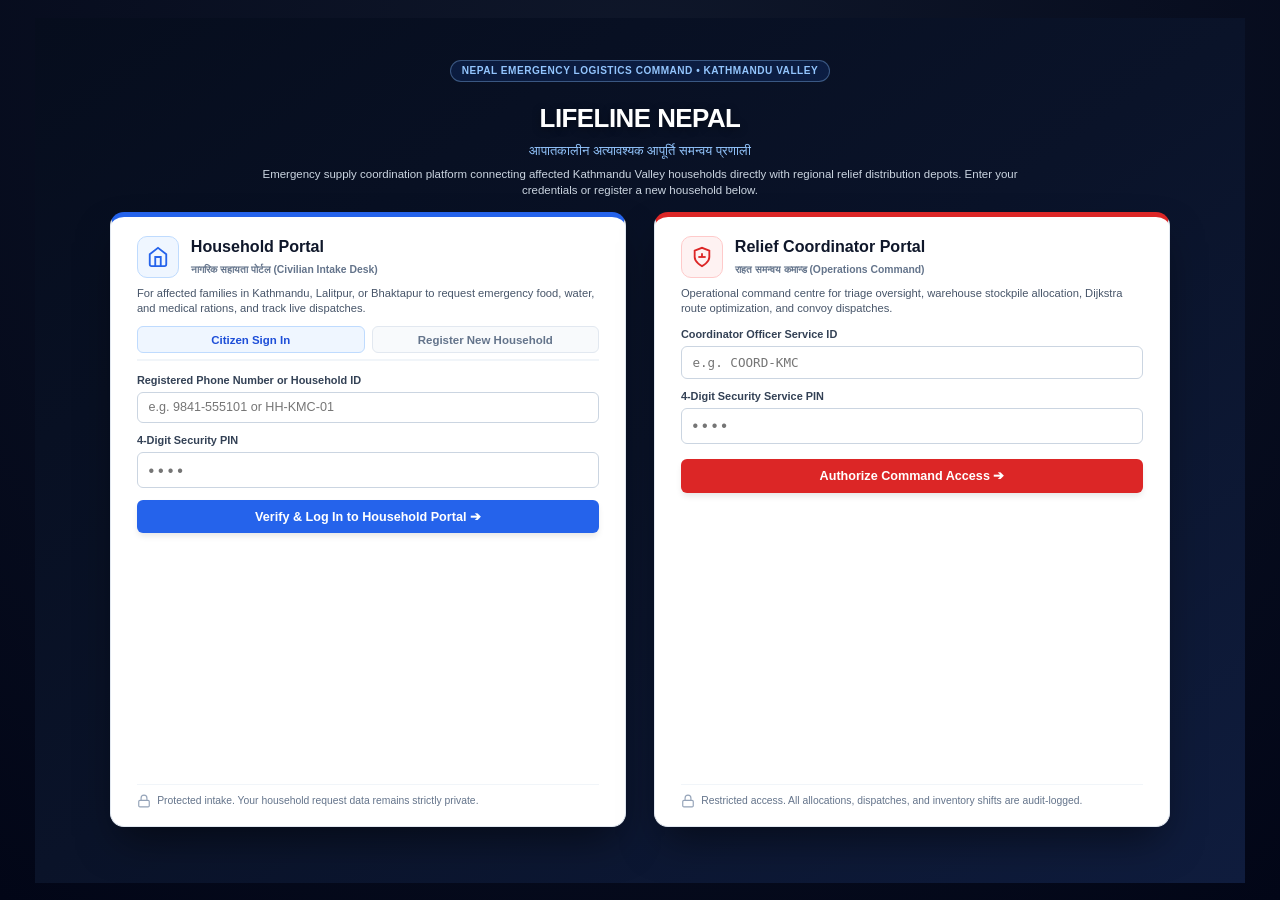
<file: index.html>
<!DOCTYPE html>
<html lang="en">

<head>
  <meta charset="UTF-8">
  <meta name="viewport" content="width=device-width, initial-scale=1.0">
  <title>Lifeline Nepal — Kathmandu Valley Emergency Supply Distribution Platform</title>
  <meta name="description"
    content="Nepal emergency essential-supply coordination platform connecting affected households with relief coordinators. Built for Flipkart APM '29.">
  <link rel="stylesheet" href="css/styles.css">
</head>

<body>

  <!-- Separate Login Gateway Guard: If unauthenticated, redirect to dedicated login.html -->
  <script src="js/data.js"></script>
  <script>
    (function () {
      var user = LifelineData.getCurrentAuthUser();
      if (!user || !user.role) {
        window.location.replace('login.html');
      }
    })();
  </script>

  <!-- ========================================================================
       Main Application Shell (Dashboard)
       ======================================================================== -->
  <div id="app-container">

    <!-- Sidebar Navigation -->
    <aside id="app-sidebar" aria-label="Main Navigation">

      <!-- Brand Header -->
      <div class="sidebar-header">
        <div class="brand-wrapper">
          <div class="brand-icon">
            <svg width="20" height="20" viewBox="0 0 24 24" fill="none" stroke="currentColor" stroke-width="2.5">
              <path d="M12 22s8-4 8-10V5l-8-3-8 3v7c0 6 8 10 8 10z"></path>
              <line x1="12" y1="8" x2="12" y2="12"></line>
              <line x1="8" y1="12" x2="16" y2="12"></line>
            </svg>
          </div>
          <div class="brand-title">
            <h1>Lifeline Nepal</h1>
            <span class="brand-sub">Kathmandu Valley Logistics</span>
          </div>
        </div>
      </div>

      <!-- Crisis Scenario Context Pill -->
      <div class="crisis-context-badge">
        <div class="crisis-dot"></div>
        <span>Nepal Protocol • Valley Active</span>
      </div>

      <!-- Coordinator Navigation Menu -->
      <nav class="sidebar-nav" id="sidebar-coordinator-nav" aria-label="Coordinator Views">
        <div class="nav-section-title">Operations Command</div>

        <a href="#overview" class="nav-link js-nav-link active" data-view="overview">
          <div class="nav-link-left">
            <svg width="18" height="18" viewBox="0 0 24 24" fill="none" stroke="currentColor" stroke-width="2">
              <rect x="3" y="3" width="7" height="7"></rect>
              <rect x="14" y="3" width="7" height="7"></rect>
              <rect x="14" y="14" width="7" height="7"></rect>
              <rect x="3" y="14" width="7" height="7"></rect>
            </svg>
            <span>Overview</span>
          </div>
        </a>

        <a href="#requests" class="nav-link js-nav-link" data-view="requests">
          <div class="nav-link-left">
            <svg width="18" height="18" viewBox="0 0 24 24" fill="none" stroke="currentColor" stroke-width="2">
              <path d="M14 2H6a2 2 0 0 0-2 2v16a2 2 0 0 0 2 2h12a2 2 0 0 0 2-2V8z"></path>
              <polyline points="14 2 14 8 20 8"></polyline>
              <line x1="16" y1="13" x2="8" y2="13"></line>
              <line x1="16" y1="17" x2="8" y2="17"></line>
            </svg>
            <span>Household Requests</span>
          </div>
          <span class="nav-badge urgent" id="nav-badge-urgent-requests" style="display: none;">0</span>
        </a>

        <a href="#inventory" class="nav-link js-nav-link" data-view="inventory">
          <div class="nav-link-left">
            <svg width="18" height="18" viewBox="0 0 24 24" fill="none" stroke="currentColor" stroke-width="2">
              <path
                d="M21 16V8a2 2 0 0 0-1-1.73l-7-4a2 2 0 0 0-2 0l-7 4A2 2 0 0 0 3 8v8a2 2 0 0 0 1 1.73l7 4a2 2 0 0 0 2 0l7-4A2 2 0 0 0 21 16z">
              </path>
              <polyline points="3.27 6.96 12 12.01 20.73 6.96"></polyline>
              <line x1="12" y1="22.08" x2="12" y2="12"></line>
            </svg>
            <span>Inventory & Resources</span>
          </div>
        </a>

        <a href="#allocation" class="nav-link js-nav-link" data-view="allocation">
          <div class="nav-link-left">
            <svg width="18" height="18" viewBox="0 0 24 24" fill="none" stroke="currentColor" stroke-width="2">
              <circle cx="12" cy="12" r="10"></circle>
              <polygon points="16.24 7.76 14.12 14.12 7.76 16.24 9.88 9.88 16.24 7.76"></polygon>
            </svg>
            <span>Allocation & Routing</span>
          </div>
          <span class="nav-badge" id="nav-badge-allocation-count">0</span>
        </a>

        <a href="#deliveries" class="nav-link js-nav-link" data-view="deliveries">
          <div class="nav-link-left">
            <svg width="18" height="18" viewBox="0 0 24 24" fill="none" stroke="currentColor" stroke-width="2">
              <rect x="1" y="3" width="15" height="13"></rect>
              <polygon points="16 8 20 8 23 11 23 16 16 16 16 8"></polygon>
              <circle cx="5.5" cy="18.5" r="2.5"></circle>
              <circle cx="18.5" cy="18.5" r="2.5"></circle>
            </svg>
            <span>Deliveries</span>
          </div>
        </a>

        <a href="#timeline" class="nav-link js-nav-link" data-view="timeline">
          <div class="nav-link-left">
            <svg width="18" height="18" viewBox="0 0 24 24" fill="none" stroke="currentColor" stroke-width="2">
              <polyline points="22 12 18 12 15 21 9 3 6 12 2 12"></polyline>
            </svg>
            <span>Activity Timeline</span>
          </div>
        </a>

        <a href="#logout" class="nav-link js-logout-btn"
          style="color: #fca5a5; margin-top: 0.75rem; border-top: 1px solid rgba(255,255,255,0.1);">
          <div class="nav-link-left">
            <svg width="18" height="18" viewBox="0 0 24 24" fill="none" stroke="currentColor" stroke-width="2">
              <path d="M9 21H5a2 2 0 0 1-2-2V5a2 2 0 0 1 2-2h4"></path>
              <polyline points="16 17 21 12 16 7"></polyline>
              <line x1="21" y1="12" x2="9" y2="12"></line>
            </svg>
            <span>Sign Out</span>
          </div>
        </a>
      </nav>

      <!-- Household Navigation Menu (Active in Household Mode) -->
      <nav class="sidebar-nav" id="sidebar-household-nav" style="display: none;" aria-label="Household Views">
        <div class="nav-section-title">Civilian Intake Desk</div>

        <a href="#household-portal" class="nav-link js-nav-link active" data-view="household-portal">
          <div class="nav-link-left">
            <svg width="18" height="18" viewBox="0 0 24 24" fill="none" stroke="currentColor" stroke-width="2">
              <path d="M11 4H4a2 2 0 0 0-2 2v14a2 2 0 0 0 2 2h14a2 2 0 0 0 2-2v-7"></path>
              <path d="M18.5 2.5a2.121 2.121 0 0 1 3 3L12 15l-4 1 1-4 9.5-9.5z"></path>
            </svg>
            <span>Request Supplies</span>
          </div>
        </a>

        <a href="#household-history" class="nav-link"
          onclick="document.getElementById('hh-history-section').scrollIntoView({behavior: 'smooth'}); return false;">
          <div class="nav-link-left">
            <svg width="18" height="18" viewBox="0 0 24 24" fill="none" stroke="currentColor" stroke-width="2">
              <circle cx="12" cy="12" r="10"></circle>
              <polyline points="12 6 12 12 16 14"></polyline>
            </svg>
            <span>Track My Requests</span>
          </div>
        </a>

        <a href="#household-points" class="nav-link"
          onclick="document.getElementById('hh-points-section').scrollIntoView({behavior: 'smooth'}); return false;">
          <div class="nav-link-left">
            <svg width="18" height="18" viewBox="0 0 24 24" fill="none" stroke="currentColor" stroke-width="2">
              <path d="M21 10c0 7-9 13-9 13s-9-6-9-13a9 9 0 0 1 18 0z"></path>
              <circle cx="12" cy="10" r="3"></circle>
            </svg>
            <span>Valley Relief Depots</span>
          </div>
        </a>

        <a href="#logout" class="nav-link js-logout-btn"
          style="color: #fca5a5; margin-top: 0.75rem; border-top: 1px solid rgba(255,255,255,0.1);">
          <div class="nav-link-left">
            <svg width="18" height="18" viewBox="0 0 24 24" fill="none" stroke="currentColor" stroke-width="2">
              <path d="M9 21H5a2 2 0 0 1-2-2V5a2 2 0 0 1 2-2h4"></path>
              <polyline points="16 17 21 12 16 7"></polyline>
              <line x1="21" y1="12" x2="9" y2="12"></line>
            </svg>
            <span>Sign Out</span>
          </div>
        </a>
      </nav>

      <!-- Sidebar Footer -->
      <div class="sidebar-footer">
        <div class="system-status-indicator">
          <span>Kathmandu Mesh</span>
          <span class="status-pill-green">Online</span>
        </div>
        <button type="button" class="btn js-logout-btn"
          style="width: 100%; margin-top: 0.65rem; display: flex; align-items: center; justify-content: center; gap: 0.4rem; padding: 0.45rem; font-size: 0.78rem; font-weight: 600; color: #fca5a5; background: rgba(220,38,38,0.15); border: 1px solid rgba(220,38,38,0.35); border-radius: 6px; cursor: pointer;">
          <svg width="14" height="14" viewBox="0 0 24 24" fill="none" stroke="currentColor" stroke-width="2">
            <path d="M9 21H5a2 2 0 0 1-2-2V5a2 2 0 0 1 2-2h4"></path>
            <polyline points="16 17 21 12 16 7"></polyline>
            <line x1="21" y1="12" x2="9" y2="12"></line>
          </svg>
          Log Out
        </button>
      </div>
    </aside>

    <!-- Main Operational Workspace -->
    <main id="app-main">

      <!-- Operational Header -->
      <header id="app-header">
        <div class="header-left">
          <button class="mobile-menu-btn" id="mobile-menu-toggle" aria-label="Toggle Navigation Menu">
            <svg width="22" height="22" viewBox="0 0 24 24" fill="none" stroke="currentColor" stroke-width="2">
              <line x1="3" y1="12" x2="21" y2="12"></line>
              <line x1="3" y1="6" x2="21" y2="6"></line>
              <line x1="3" y1="18" x2="21" y2="18"></line>
            </svg>
          </button>
          <div class="header-title-group">
            <h2 id="header-section-title">Kathmandu Valley Operations Command Overview</h2>
            <span class="header-desc" id="header-section-desc">Real-time crisis situational awareness & regional
              resource monitoring</span>
          </div>
        </div>

        <div class="header-right" style="display: flex; align-items: center; gap: 0.75rem;">
          <div class="header-user-badge" id="header-user-badge"
            style="display: flex; align-items: center; gap: 0.5rem; background: var(--slate-100); border: 1px solid var(--slate-200); padding: 0.35rem 0.75rem; border-radius: 9999px;">
            <div class="avatar-circle" id="header-user-avatar" style="width: 26px; height: 26px; font-size: 0.72rem;">--
            </div>
            <div style="line-height: 1.15; text-align: left;">
              <div id="header-user-name" style="font-size: 0.8rem; font-weight: 700; color: var(--slate-900);">User
              </div>
              <div id="header-user-role" style="font-size: 0.68rem; color: var(--slate-500);">Role</div>
            </div>
          </div>

          <div class="mode-badge-indicator coordinator" id="header-mode-badge">
            Relief Coordinator Mode
          </div>

          <button class="btn btn-danger btn-sm js-logout-btn" id="header-logout-btn" title="Sign out of current account"
            style="display: inline-flex; align-items: center; gap: 0.4rem; background: #dc2626; color: #ffffff; padding: 0.45rem 0.9rem; font-weight: 700; border-radius: var(--radius-md); box-shadow: 0 1px 3px rgba(0,0,0,0.2);">
            <svg width="15" height="15" viewBox="0 0 24 24" fill="none" stroke="currentColor" stroke-width="2.5">
              <path d="M9 21H5a2 2 0 0 1-2-2V5a2 2 0 0 1 2-2h4"></path>
              <polyline points="16 17 21 12 16 7"></polyline>
              <line x1="21" y1="12" x2="9" y2="12"></line>
            </svg>
            Logout
          </button>
        </div>
      </header>

      <!-- Viewport / Active Screen Area -->
      <div class="view-viewport">

        <!-- ==================================================================
             Screen 1: Operations Overview (Kathmandu Valley)
             ================================================================== -->
        <section class="view-section active" id="view-overview">

          <!-- Section 6 & 12 APM Showcase Banner -->
          <div class="scenario-showcase-card" id="overview-scenario-banner">
            <div class="scenario-showcase-badge">EVALUATION SCENARIO • KATHMANDU VALLEY</div>
            <div class="scenario-showcase-title">
              100-Unit Supply vs 130-Unit Demand Shortfall Showcase
            </div>
            <div class="scenario-showcase-desc">
              DC-1: Kathmandu Central Relief Hub (Tripureshwor) has <strong>100 food units available</strong>. North
              Sector / KMC Ward 3 (Maharajgunj) requests <strong>60 units</strong>; South Lalitpur / LMC Ward 15
              (Satdobato) requests <strong>70 units</strong> (Total demand = <strong>130 units</strong>, exceeding
              available stock by 30 units). Observe the explainable prioritization score, Dijkstra route optimization,
              and partial fulfillment enforcement.
            </div>
            <div class="scenario-showcase-actions">
              <button class="btn btn-primary btn-sm" id="btn-jump-scenario-alloc">
                Test Allocation & Dijkstra Route ➔
              </button>
            </div>
          </div>

          <!-- KPI Summary Cards Grid -->
          <div class="kpi-grid">
            <div class="kpi-card active-req">
              <div class="kpi-card-header">
                <span class="kpi-label">Active Requests</span>
                <div class="kpi-icon-wrap">
                  <svg width="18" height="18" viewBox="0 0 24 24" fill="none" stroke="currentColor" stroke-width="2">
                    <path d="M16 21v-2a4 4 0 0 0-4-4H5a4 4 0 0 0-4 4v2"></path>
                    <circle cx="8.5" cy="7.5" r="4"></circle>
                  </svg>
                </div>
              </div>
              <div class="kpi-value" id="kpi-active-requests">0</div>
              <div class="kpi-subtitle">Unfulfilled & In-Transit Demand</div>
            </div>

            <div class="kpi-card urgent">
              <div class="kpi-card-header">
                <span class="kpi-label">Critical Pending</span>
                <div class="kpi-icon-wrap">
                  <svg width="18" height="18" viewBox="0 0 24 24" fill="none" stroke="currentColor" stroke-width="2">
                    <path d="M10.29 3.86L1.82 18a2 2 0 0 0 1.71 3h16.94a2 2 0 0 0 1.71-3L13.71 3.86a2 2 0 0 0-3.42 0z">
                    </path>
                    <line x1="12" y1="9" x2="12" y2="13"></line>
                    <line x1="12" y1="17" x2="12.01" y2="17"></line>
                  </svg>
                </div>
              </div>
              <div class="kpi-value" id="kpi-urgent-requests">0</div>
              <div class="kpi-subtitle">Requires immediate triage</div>
            </div>

            <div class="kpi-card supplies">
              <div class="kpi-card-header">
                <span class="kpi-label">Available Units</span>
                <div class="kpi-icon-wrap">
                  <svg width="18" height="18" viewBox="0 0 24 24" fill="none" stroke="currentColor" stroke-width="2">
                    <path
                      d="M21 16V8a2 2 0 0 0-1-1.73l-7-4a2 2 0 0 0-2 0l-7 4A2 2 0 0 0 3 8v8a2 2 0 0 0 1 1.73l7 4a2 2 0 0 0 2 0l7-4A2 2 0 0 0 21 16z">
                    </path>
                  </svg>
                </div>
              </div>
              <div class="kpi-value" id="kpi-total-supplies">0</div>
              <div class="kpi-subtitle">Stock across 3 Valley Hubs</div>
            </div>

            <div class="kpi-card dispatched">
              <div class="kpi-card-header">
                <span class="kpi-label">Active Dispatches</span>
                <div class="kpi-icon-wrap">
                  <svg width="18" height="18" viewBox="0 0 24 24" fill="none" stroke="currentColor" stroke-width="2">
                    <rect x="1" y="3" width="15" height="13"></rect>
                    <polygon points="16 8 20 8 23 11 23 16 16 16 16 8"></polygon>
                    <circle cx="5.5" cy="18.5" r="2.5"></circle>
                    <circle cx="18.5" cy="18.5" r="2.5"></circle>
                  </svg>
                </div>
              </div>
              <div class="kpi-value" id="kpi-dispatched-count">0</div>
              <div class="kpi-subtitle">Couriers moving in Valley</div>
            </div>

            <div class="kpi-card fulfilled">
              <div class="kpi-card-header">
                <span class="kpi-label">Fulfilled Deliveries</span>
                <div class="kpi-icon-wrap">
                  <svg width="18" height="18" viewBox="0 0 24 24" fill="none" stroke="currentColor" stroke-width="2">
                    <path d="M22 11.08V12a10 10 0 1 1-5.93-9.14"></path>
                    <polyline points="22 4 12 14.01 9 11.01"></polyline>
                  </svg>
                </div>
              </div>
              <div class="kpi-value" id="kpi-fulfilled-count">0</div>
              <div class="kpi-subtitle">Confirmed handovers</div>
            </div>
          </div>

          <!-- Shortage Banner -->
          <div id="overview-shortage-alert" class="alert-banner info" style="display: none;"></div>

          <!-- Overview Top Grid: Map & Prioritized Queue -->
          <div class="overview-grid-top">

            <!-- Prioritized Recent Requests Queue -->
            <div class="card">
              <div class="card-header">
                <div class="card-title">
                  <svg width="18" height="18" viewBox="0 0 24 24" fill="none" stroke="currentColor" stroke-width="2">
                    <line x1="8" y1="6" x2="21" y2="6"></line>
                    <line x1="8" y1="12" x2="21" y2="12"></line>
                    <line x1="8" y1="18" x2="21" y2="18"></line>
                    <line x1="3" y1="6" x2="3.01" y2="6"></line>
                    <line x1="3" y1="12" x2="3.01" y2="12"></line>
                    <line x1="3" y1="18" x2="3.01" y2="18"></line>
                  </svg>
                  High-Priority Intake Queue (Kathmandu Valley)
                </div>
                <button class="btn btn-secondary btn-sm" onclick="LifelineApp.navigateTo('requests')">
                  View All Requests
                </button>
              </div>
              <div class="card-body" style="padding: 0;">
                <div class="table-container" style="border: none; border-radius: 0;">
                  <table class="data-table">
                    <thead>
                      <tr>
                        <th>Req ID</th>
                        <th>Household & Ward</th>
                        <th>Demand</th>
                        <th>Urgency</th>
                        <th>Action</th>
                      </tr>
                    </thead>
                    <tbody id="overview-requests-tbody">
                      <!-- Rendered dynamically -->
                    </tbody>
                  </table>
                </div>
              </div>
            </div>

            <!-- Schematic Sector Situation Map (Kathmandu Valley) -->
            <div class="card">
              <div class="card-header">
                <div class="card-title">
                  <svg width="18" height="18" viewBox="0 0 24 24" fill="none" stroke="currentColor" stroke-width="2">
                    <polygon points="1 6 1 22 8 18 16 22 23 18 23 2 16 6 8 2 1 6"></polygon>
                    <line x1="8" y1="2" x2="8" y2="18"></line>
                    <line x1="16" y1="6" x2="16" y2="22"></line>
                  </svg>
                  Kathmandu Valley Road Network & Hubs
                </div>
                <span style="font-size: 0.72rem; color: var(--slate-500);">3 Main Depots</span>
              </div>
              <div class="card-body" style="padding: 1rem;">
                <div class="schematic-map-container" id="schematic-map-container">
                  <div class="map-radar-grid"></div>
                  <div id="schematic-map-pins"></div>
                </div>
                <div
                  style="margin-top: 0.75rem; display: flex; justify-content: space-between; font-size: 0.72rem; color: var(--slate-500);">
                  <span>● Red Dots: Civilian Demand Hotspots</span>
                  <span>■ Blue Hubs: Tripureshwor, Jawalakhel, Sallaghari</span>
                </div>
              </div>
            </div>

          </div>

          <!-- Overview Bottom Grid: Stock Status & Recent Activity -->
          <div class="overview-grid-bottom">

            <!-- Essential Supplies Stock Balance -->
            <div class="card">
              <div class="card-header">
                <div class="card-title">
                  <svg width="18" height="18" viewBox="0 0 24 24" fill="none" stroke="currentColor" stroke-width="2">
                    <line x1="18" y1="20" x2="18" y2="10"></line>
                    <line x1="12" y1="20" x2="12" y2="4"></line>
                    <line x1="6" y1="20" x2="6" y2="14"></line>
                  </svg>
                  Essential Inventory Balance
                </div>
                <button class="btn btn-secondary btn-sm" onclick="LifelineApp.navigateTo('inventory')">
                  Manage Inventory
                </button>
              </div>
              <div class="card-body" id="overview-stock-bars">
                <!-- Stock bars rendered dynamically -->
              </div>
            </div>

            <!-- Operations Audit & Activity Feed -->
            <div class="card">
              <div class="card-header">
                <div class="card-title">
                  <svg width="18" height="18" viewBox="0 0 24 24" fill="none" stroke="currentColor" stroke-width="2">
                    <polyline points="22 12 18 12 15 21 9 3 6 12 2 12"></polyline>
                  </svg>
                  Recent Operations Activity Log
                </div>
                <button class="btn btn-secondary btn-sm" onclick="LifelineApp.navigateTo('timeline')">
                  Full Timeline ➔
                </button>
              </div>
              <div class="card-body" id="overview-activity-list">
                <!-- Activities rendered dynamically -->
              </div>
            </div>

          </div>

        </section>

        <!-- ==================================================================
             Screen 3: Request Management (Nepal Kathmandu Valley)
             ================================================================== -->
        <section class="view-section" id="view-requests">

          <div class="filter-toolbar">
            <div class="filter-left">
              <div class="search-input-wrap">
                <svg width="16" height="16" viewBox="0 0 24 24" fill="none" stroke="currentColor" stroke-width="2">
                  <circle cx="11" cy="11" r="8"></circle>
                  <line x1="21" y1="21" x2="16.65" y2="16.65"></line>
                </svg>
                <input type="text" id="req-search-input" class="form-input"
                  placeholder="Search by ID, name, or locality...">
              </div>

              <select id="req-municipality-filter" class="filter-select">
                <option value="ALL">All Municipalities</option>
                <option value="Kathmandu Metropolitan City">Kathmandu Metro</option>
                <option value="Lalitpur Metropolitan City">Lalitpur Metro</option>
                <option value="Bhaktapur Municipality">Bhaktapur Muni</option>
              </select>

              <select id="req-status-filter" class="filter-select">
                <option value="ALL">All Statuses</option>
                <option value="submitted">Submitted</option>
                <option value="under_review">Under Review</option>
                <option value="allocated">Allocated</option>
                <option value="dispatched">Dispatched</option>
                <option value="delivered">Delivered</option>
                <option value="partially_fulfilled">Partially Fulfilled</option>
                <option value="unfulfilled">Unfulfilled</option>
              </select>

              <select id="req-urgency-filter" class="filter-select">
                <option value="ALL">All Urgencies</option>
                <option value="critical">Critical Urgency</option>
                <option value="high">High Urgency</option>
                <option value="standard">Standard Urgency</option>
              </select>
            </div>

            <div class="filter-right">
              <span class="badge badge-submitted" id="requests-total-count">0 Requests</span>
            </div>
          </div>

          <!-- Requests Table -->
          <div class="table-container">
            <table class="data-table">
              <thead>
                <tr>
                  <th>Request ID</th>
                  <th>Household & Contact</th>
                  <th>Requested Item</th>
                  <th>Urgency</th>
                  <th>Waiting Time</th>
                  <th>Status</th>
                  <th>Source Hub</th>
                  <th>Action</th>
                </tr>
              </thead>
              <tbody id="requests-datatable-tbody">
                <!-- Rendered dynamically -->
              </tbody>
            </table>
          </div>

        </section>

        <!-- ==================================================================
             Screen 4: Inventory & Resources
             ================================================================== -->
        <section class="view-section" id="view-inventory">

          <div class="filter-toolbar">
            <div class="filter-left">
              <select id="inv-hub-filter" class="filter-select">
                <option value="ALL">All Distribution Centres</option>
                <option value="HUB-A">DC-1: Kathmandu Central Relief Hub (Tripureshwor)</option>
                <option value="HUB-SOUTH">DC-2: Lalitpur Sector Logistics Base (Jawalakhel)</option>
                <option value="HUB-WATERFRONT">DC-3: Bhaktapur Emergency Supply Post (Sallaghari)</option>
              </select>

              <select id="inv-item-filter" class="filter-select">
                <option value="ALL">All Essential Items</option>
                <option value="food">Emergency Food Rations</option>
                <option value="water">Purified Drinking Water</option>
                <option value="medical">Trauma & Medical Kits</option>
                <option value="hygiene">Infant & Family Hygiene Packs</option>
              </select>
            </div>

            <div class="filter-right">
              <button class="btn btn-primary" id="btn-open-stock-receipt">
                <svg width="16" height="16" viewBox="0 0 24 24" fill="none" stroke="currentColor" stroke-width="2">
                  <line x1="12" y1="5" x2="12" y2="19"></line>
                  <line x1="5" y1="12" x2="19" y2="12"></line>
                </svg>
                Log Inbound Supply Delivery
              </button>
            </div>
          </div>

          <div class="hub-matrix-grid" id="inventory-matrix-cards">
            <!-- Rendered dynamically -->
          </div>

        </section>

        <!-- ==================================================================
             Screen 5: Allocation Centre & Dijkstra Route Optimizer
             ================================================================== -->
        <section class="view-section" id="view-allocation">

          <!-- Section 6 & 12 APM Showcase Shortcut Card -->
          <div class="scenario-showcase-card" style="margin-bottom: 1rem;">
            <div
              style="display: flex; justify-content: space-between; align-items: center; flex-wrap: wrap; gap: 0.5rem;">
              <div>
                <span class="scenario-showcase-badge">SHOWCASE TEST SCENARIO</span>
                <strong style="color: var(--navy-900); font-size: 0.88rem; margin-left: 0.5rem;">
                  100 Food Units at DC-1 Tripureshwor vs 130 Units Demand (North: 60 | South: 70)
                </strong>
                <p style="font-size: 0.76rem; color: var(--slate-600); margin-top: 0.2rem;">
                  Observe: System prioritizes Elena Shrestha in Maharajgunj (Score 86, Critical urgency), leaves 40
                  units at Hub A, then enforces partial fulfillment (40 of 70) for Sita Tamang in Satdobato.
                </p>
              </div>
              <div style="display: flex; gap: 0.5rem;">
                <button class="btn btn-secondary btn-sm" id="btn-select-scenario-north">Select North (60 Units)</button>
                <button class="btn btn-secondary btn-sm" id="btn-select-scenario-south">Select South (70 Units)</button>
              </div>
            </div>
          </div>

          <!-- Routing Objective Selector Toolbar -->
          <div
            style="background: var(--white); padding: 0.75rem 1rem; border-radius: var(--radius-md); border: 1px solid var(--slate-200); margin-bottom: 1.25rem; display: flex; justify-content: space-between; align-items: center; flex-wrap: wrap; gap: 0.75rem;">
            <div style="display: flex; align-items: center; gap: 0.75rem;">
              <span style="font-weight: 700; font-size: 0.82rem; color: var(--slate-900);">Dijkstra Optimization
                Objective:</span>
              <select id="alloc-route-objective-select" class="filter-select" style="font-size: 0.82rem;">
                <option value="fastest_time">Fastest Travel Time (Minimize minutes)</option>
                <option value="shortest_distance">Shortest Road Distance (Minimize km)</option>
                <option value="risk_aware">Risk-Aware Composite Cost (Time + Distance + Road Risk)</option>
              </select>
            </div>
            <div style="font-size: 0.74rem; color: var(--slate-500);">
              Road network: Kathmandu Valley Arterials • Non-negative edge weights
            </div>
          </div>

          <div class="allocation-workspace">

            <!-- Left: Pending Queue -->
            <div>
              <div style="font-weight: 700; font-size: 0.9rem; color: var(--slate-900); margin-bottom: 0.75rem;">
                Pending Triage Queue (Click to inspect & allocate)
              </div>
              <div class="pending-queue-panel" id="alloc-pending-queue">
                <!-- Rendered dynamically -->
              </div>
            </div>

            <!-- Right: Decision & Allocation Controls Workspace -->
            <div id="alloc-decision-workspace">
              <div class="allocation-decision-panel">

                <div class="decision-hero-header">
                  <div style="display: flex; justify-content: space-between; align-items: flex-start;">
                    <div>
                      <span class="table-req-id" id="alloc-target-req-id"
                        style="font-size: 1.1rem;">REQ-XXXX-XXXX</span>
                      <h3 style="font-size: 1.15rem; font-weight: 800; color: var(--slate-900);"
                        id="alloc-target-household">Household</h3>
                      <p style="font-size: 0.8rem; color: var(--slate-600); margin-top: 0.2rem;"
                        id="alloc-target-community">Community Sector</p>
                    </div>
                  </div>
                  <div
                    style="margin-top: 0.75rem; background: var(--slate-50); padding: 0.6rem 0.85rem; border-radius: var(--radius-md); font-size: 0.8rem; color: var(--slate-700); border: 1px solid var(--slate-200);">
                    <strong>Notes / Context:</strong> <span id="alloc-target-notes"></span>
                  </div>
                </div>

                <!-- Triage Heuristic Score Breakdown -->
                <div class="triage-score-display">
                  <div class="score-circle">
                    <span class="score-num" id="alloc-score-total">0</span>
                    <span class="score-denom">SCORE / 100</span>
                  </div>
                  <div class="score-factors">
                    <div class="factor-item">
                      <span class="factor-label">Urgency Weight:</span>
                      <span class="factor-value" id="alloc-score-urgency">+50 pts</span>
                    </div>
                    <div class="factor-item">
                      <span class="factor-label">Waiting Aging:</span>
                      <span class="factor-value" id="alloc-score-wait">+24 pts</span>
                    </div>
                    <div class="factor-item">
                      <span class="factor-label">Route Feasibility:</span>
                      <span class="factor-value" id="alloc-score-feasibility">+18 pts</span>
                    </div>
                  </div>
                </div>

                <!-- Recommendation Box -->
                <div class="recommendation-box full" id="alloc-recommendation-box">
                  <div class="recommendation-title" id="alloc-rec-title">
                    Transparent Recommendation
                  </div>
                  <p class="recommendation-text" id="alloc-rec-text"></p>
                </div>

                <!-- Dijkstra Route Optimization Box -->
                <div id="alloc-route-optimization-box"></div>

                <!-- Coordinator Adjustment Form -->
                <div class="adjustment-box">
                  <div style="font-weight: 700; font-size: 0.85rem; color: var(--slate-900); margin-bottom: 0.75rem;">
                    Coordinator Allocation Confirmation & Quantity Adjustment
                  </div>

                  <div class="form-group">
                    <label class="form-label" for="alloc-hub-select">Source Distribution Centre</label>
                    <select id="alloc-hub-select" class="form-select">
                      <!-- Rendered dynamically -->
                    </select>
                  </div>

                  <div class="form-group">
                    <label class="form-label">
                      Approved Quantity Allocation (<span id="alloc-unit-label">units</span>)
                    </label>
                    <div class="adjustment-row">
                      <input type="range" id="alloc-qty-slider" class="allocation-slider" min="0" max="20" value="0">
                      <input type="number" id="alloc-qty-number" class="form-input"
                        style="width: 80px; text-align: center;" min="0" max="20" value="0">
                    </div>
                    <div class="form-help" id="alloc-capacity-notice">
                      Checking stock availability...
                    </div>
                  </div>

                  <!-- Coordinator Override Reason -->
                  <div id="alloc-override-reason-box"
                    style="display: none; margin-top: 1rem; padding-top: 0.75rem; border-top: 1px dashed var(--slate-300);">
                    <div class="form-group">
                      <label class="form-label" for="alloc-override-select">
                        Override Justification <span class="required">*</span>
                      </label>
                      <select id="alloc-override-select" class="form-select">
                        <option value="Prioritizing Acute Pediatric / Infant Vulnerability">Prioritizing Acute Pediatric
                          / Infant Vulnerability</option>
                        <option value="Road Debris / Transit Obstruction on Standard Route">Road Debris / Transit
                          Obstruction on Standard Route</option>
                        <option value="Conserving Regional Buffer for Congregate Shelters">Conserving Regional Buffer
                          for Congregate Shelters</option>
                        <option value="Subsequent Convoy Scheduled from National Reserve">Subsequent Convoy Scheduled
                          from National Reserve</option>
                      </select>
                    </div>
                    <div class="form-group">
                      <label class="form-label" for="alloc-override-notes">Coordinator Override Notes <span
                          class="required">*</span></label>
                      <input type="text" id="alloc-override-notes" class="form-input"
                        placeholder="Explain the operational rationale for altering recommendation...">
                    </div>
                  </div>

                  <div style="display: flex; justify-content: flex-end; gap: 0.75rem; margin-top: 1.25rem;">
                    <button class="btn btn-primary" id="btn-confirm-allocation">
                      <svg width="16" height="16" viewBox="0 0 24 24" fill="none" stroke="currentColor"
                        stroke-width="2">
                        <polyline points="20 6 9 17 4 12"></polyline>
                      </svg>
                      Approve & Reserve Stock
                    </button>
                  </div>
                </div>

              </div>
            </div>

          </div>

        </section>

        <!-- ==================================================================
             Screen 6: Delivery Tracking Fleet
             ================================================================== -->
        <section class="view-section" id="view-deliveries">

          <div class="alert-banner info" style="margin-bottom: 1.25rem;">
            <svg width="20" height="20" viewBox="0 0 24 24" fill="none" stroke="currentColor" stroke-width="2">
              <circle cx="12" cy="12" r="10"></circle>
              <line x1="12" y1="16" x2="12" y2="12"></line>
              <line x1="12" y1="8" x2="12.01" y2="8"></line>
            </svg>
            <div>
              <strong>Delivery Lifecycle Workflow:</strong>
              <code>Submitted → Under Review → Allocated → Dispatched → Delivered</code>.
              Only dispatched orders can be marked delivered with recipient sign-off. Partial allocations remain visibly
              flagged until remaining units are fulfilled.
            </div>
          </div>

          <div class="card" style="margin-bottom: 1.5rem;">
            <div class="card-header">
              <div class="card-title">
                <svg width="18" height="18" viewBox="0 0 24 24" fill="none" stroke="currentColor" stroke-width="2">
                  <rect x="1" y="3" width="15" height="13"></rect>
                  <polygon points="16 8 20 8 23 11 23 16 16 16 8"></polygon>
                  <circle cx="5.5" cy="18.5" r="2.5"></circle>
                  <circle cx="18.5" cy="18.5" r="2.5"></circle>
                </svg>
                Delivery Fleet & Dispatch Tracking Board
              </div>
              <span style="font-size: 0.72rem; color: var(--slate-500);">Kathmandu Valley Logistics Status</span>
            </div>
            <div class="card-body" style="padding: 0;">
              <div class="table-container" style="border: none; border-radius: 0;">
                <table class="data-table">
                  <thead>
                    <tr>
                      <th>Delivery / Req ID</th>
                      <th>Recipient & Destination</th>
                      <th>Items & Quantity</th>
                      <th>Assigned Depot</th>
                      <th>Delivery Status</th>
                      <th>Assigned Unit</th>
                      <th>Logistics Action</th>
                    </tr>
                  </thead>
                  <tbody id="deliveries-datatable-tbody">
                    <!-- Rendered dynamically -->
                  </tbody>
                </table>
              </div>
            </div>
          </div>

        </section>

        <!-- ==================================================================
             Screen 7: Activity Timeline (Audit Trail)
             ================================================================== -->
        <section class="view-section" id="view-timeline">

          <div class="filter-toolbar">
            <div class="filter-left">
              <div class="search-input-wrap">
                <svg width="16" height="16" viewBox="0 0 24 24" fill="none" stroke="currentColor" stroke-width="2">
                  <circle cx="11" cy="11" r="8"></circle>
                  <line x1="21" y1="21" x2="16.65" y2="16.65"></line>
                </svg>
                <input type="text" id="timeline-search-input" class="form-input"
                  placeholder="Search events by keyword or Request ID...">
              </div>

              <select id="timeline-type-filter" class="filter-select">
                <option value="ALL">All Event Types</option>
                <option value="intake">Request Intake</option>
                <option value="review">Coordinator Review</option>
                <option value="allocation">Allocation Approved</option>
                <option value="dispatch">Dispatch Initiated</option>
                <option value="delivery">Delivery Completed</option>
                <option value="stock">Stock Inbound</option>
                <option value="alert">System Alert</option>
              </select>
            </div>
            <div class="filter-right">
              <span class="badge badge-submitted" id="timeline-count-badge">0 Events Recorded</span>
            </div>
          </div>

          <div class="card">
            <div class="card-header">
              <div class="card-title">
                <svg width="18" height="18" viewBox="0 0 24 24" fill="none" stroke="currentColor" stroke-width="2">
                  <polyline points="22 12 18 12 15 21 9 3 6 12 2 12"></polyline>
                </svg>
                Kathmandu Valley Operations Audit Trail
              </div>
              <span style="font-size: 0.72rem; color: var(--slate-500);">Chronological System Log</span>
            </div>
            <div class="card-body">
              <div class="history-timeline" id="full-activity-timeline-container" style="padding-left: 2rem;">
                <!-- Rendered dynamically -->
              </div>
            </div>
          </div>

        </section>

        <!-- ==================================================================
             Screen 2: Household Portal (Mode A: Nepal Setting)
             ================================================================== -->
        <section class="view-section" id="view-household-portal">
          <div class="household-portal-wrapper">

            <!-- Logged-in Household Banner -->
            <div class="household-hero">
              <div
                style="display: flex; justify-content: space-between; align-items: flex-start; flex-wrap: wrap; gap: 0.75rem;">
                <div>
                  <span class="auth-flag-badge">नागरिक सहायता पोर्टल • KATHMANDU VALLEY</span>
                  <h2 id="hh-auth-user-name">Elena Shrestha</h2>
                  <p id="hh-auth-user-loc">Kathmandu Metropolitan City (Ward 3) — Maharajgunj</p>
                </div>
                <button class="btn btn-danger btn-sm js-logout-btn"
                  style="background: rgba(220,38,38,0.85); color: #fff; border: 1px solid rgba(255,255,255,0.4); font-weight: 700; display: inline-flex; align-items: center; gap: 0.4rem; padding: 0.45rem 0.85rem; border-radius: var(--radius-md);">
                  <svg width="14" height="14" viewBox="0 0 24 24" fill="none" stroke="currentColor" stroke-width="2.5">
                    <path d="M9 21H5a2 2 0 0 1-2-2V5a2 2 0 0 1 2-2h4"></path>
                    <polyline points="16 17 21 12 16 7"></polyline>
                    <line x1="21" y1="12" x2="9" y2="12"></line>
                  </svg>
                  Sign Out
                </button>
              </div>
              <p style="margin-top: 0.75rem; font-size: 0.85rem; color: var(--slate-200);">
                Civilian Intake. If your household is lacking food, drinking water, or clinical supplies, lodge a
                verified intake request below.
              </p>
            </div>

            <!-- Request Submission Form Card -->
            <div class="card" id="hh-request-form-card" style="margin-bottom: 1.5rem;">
              <div class="card-header">
                <div class="card-title">
                  <svg width="18" height="18" viewBox="0 0 24 24" fill="none" stroke="currentColor" stroke-width="2">
                    <path d="M11 4H4a2 2 0 0 0-2 2v14a2 2 0 0 0 2 2h14a2 2 0 0 0 2-2v-7"></path>
                    <path d="M18.5 2.5a2.121 2.121 0 0 1 3 3L12 15l-4 1 1-4 9.5-9.5z"></path>
                  </svg>
                  Lodge an Emergency Supplies Request
                </div>
                <span style="font-size: 0.72rem; color: var(--slate-500);">Civilian Uplink Terminal</span>
              </div>
              <div class="card-body">

                <!-- Step 1: Select Item -->
                <div class="form-group">
                  <label class="form-label">
                    1. Select Essential Supply Category <span class="required">*</span>
                  </label>
                  <div class="item-selection-grid">
                    <div class="item-select-card js-item-choice selected" data-item-id="food">
                      <div class="item-icon-circle">
                        <svg width="22" height="22" viewBox="0 0 24 24" fill="none" stroke="currentColor"
                          stroke-width="2">
                          <path d="M18 8h1a4 4 0 0 1 0 8h-1"></path>
                          <path d="M2 8h16v9a4 4 0 0 1-4 4H6a4 4 0 0 1-4-4V8z"></path>
                        </svg>
                      </div>
                      <div class="item-card-title">Emergency Food</div>
                      <div class="item-card-unit">3-Day Nutrient Packs</div>
                    </div>

                    <div class="item-select-card js-item-choice" data-item-id="water">
                      <div class="item-icon-circle">
                        <svg width="22" height="22" viewBox="0 0 24 24" fill="none" stroke="currentColor"
                          stroke-width="2">
                          <path d="M12 2.69l5.66 5.66a8 8 0 1 1-11.31 0z"></path>
                        </svg>
                      </div>
                      <div class="item-card-title">Drinking Water</div>
                      <div class="item-card-unit">20L Sealed Jerrycans</div>
                    </div>

                    <div class="item-select-card js-item-choice" data-item-id="medical">
                      <div class="item-icon-circle">
                        <svg width="22" height="22" viewBox="0 0 24 24" fill="none" stroke="currentColor"
                          stroke-width="2">
                          <path d="M22 12h-4l-3 9L9 3l-3 9H2"></path>
                        </svg>
                      </div>
                      <div class="item-card-title">Medical Kits</div>
                      <div class="item-card-unit">Trauma & Sterile Packs</div>
                    </div>

                    <div class="item-select-card js-item-choice" data-item-id="hygiene">
                      <div class="item-icon-circle">
                        <svg width="22" height="22" viewBox="0 0 24 24" fill="none" stroke="currentColor"
                          stroke-width="2">
                          <path d="M14 2H6a2 2 0 0 0-2 2v16a2 2 0 0 0 2 2h12a2 2 0 0 0 2-2V8z"></path>
                          <polyline points="14 2 14 8 20 8"></polyline>
                        </svg>
                      </div>
                      <div class="item-card-title">Hygiene & Infant</div>
                      <div class="item-card-unit">Sanitation & Tablets</div>
                    </div>
                  </div>
                  <div class="form-help" id="hh-item-unit-notice">
                    Standard rationing unit: 3-Day Ration Packs. High-calorie stabilized nutrient packs & ready-to-eat
                    meals.
                  </div>
                </div>

                <!-- Step 2: Quantity Stepper -->
                <div class="form-group" id="hh-qty-group">
                  <label class="form-label" for="hh-quantity-input">
                    2. Quantity Requested <span class="required">*</span>
                  </label>
                  <div style="display: flex; align-items: center; gap: 0.5rem; max-width: 220px;">
                    <button type="button" class="btn btn-secondary" id="hh-qty-minus" style="width: 40px;">-</button>
                    <input type="number" id="hh-quantity-input" class="form-input" value="2" min="1" max="50"
                      style="text-align: center; font-weight: 700; font-size: 1.1rem;">
                    <button type="button" class="btn btn-secondary" id="hh-qty-plus" style="width: 40px;">+</button>
                  </div>
                  <div class="form-help">Positive integer only. Rations capped at 50 units per single household intake.
                  </div>
                  <div class="form-error"></div>
                </div>

                <!-- Step 3: Urgency Selector -->
                <div class="form-group">
                  <label class="form-label">
                    3. Urgency Level <span class="required">*</span>
                  </label>
                  <div class="urgency-options-grid">
                    <div class="urgency-card js-urgency-choice" data-urgency="critical">
                      <div class="urgency-title" style="color: var(--status-critical);">
                        <svg width="14" height="14" viewBox="0 0 24 24" fill="none" stroke="currentColor"
                          stroke-width="2.5">
                          <circle cx="12" cy="12" r="10"></circle>
                          <line x1="12" y1="8" x2="12" y2="12"></line>
                        </svg>
                        Critical Priority
                      </div>
                      <div class="urgency-desc">Immediate risk to life, acute medical emergency, or 0 water/food
                        remaining.</div>
                    </div>

                    <div class="urgency-card js-urgency-choice selected-high" data-urgency="high">
                      <div class="urgency-title" style="color: var(--status-high);">
                        <svg width="14" height="14" viewBox="0 0 24 24" fill="none" stroke="currentColor"
                          stroke-width="2.5">
                          <polygon
                            points="12 2 15.09 8.26 22 9.27 17 14.14 18.18 21.02 12 17.77 5.82 21.02 7 14.14 2 9.27 8.91 8.26 12 2">
                          </polygon>
                        </svg>
                        High Priority
                      </div>
                      <div class="urgency-desc">Supplies exhausted within 24 hours, or infants/elderly members present.
                      </div>
                    </div>

                    <div class="urgency-card js-urgency-choice" data-urgency="standard">
                      <div class="urgency-title" style="color: var(--status-standard);">
                        <svg width="14" height="14" viewBox="0 0 24 24" fill="none" stroke="currentColor"
                          stroke-width="2.5">
                          <polyline points="20 6 9 17 4 12"></polyline>
                        </svg>
                        Standard Priority
                      </div>
                      <div class="urgency-desc">Routine replenishment. Current provisions sufficient for 24–48 hours.
                      </div>
                    </div>
                  </div>
                </div>

                <!-- Step 4: Household Identity & Nepal Geography -->
                <div style="display: grid; grid-template-columns: 1fr 1fr; gap: 1rem;">
                  <div class="form-group" id="hh-name-group">
                    <label class="form-label" for="hh-name-input">
                      Contact / Household Head Name <span class="required">*</span>
                    </label>
                    <input type="text" id="hh-name-input" class="form-input" placeholder="e.g., Elena Shrestha">
                    <div class="form-error"></div>
                  </div>

                  <div class="form-group" id="hh-phone-group">
                    <label class="form-label" for="hh-phone-input">Emergency Radio / Mobile Link</label>
                    <input type="text" id="hh-phone-input" class="form-input" placeholder="e.g., 9841-555101">
                  </div>
                </div>

                <div style="display: grid; grid-template-columns: 1.5fr 1fr; gap: 1rem;">
                  <div class="form-group" id="hh-municipality-group">
                    <label class="form-label" for="hh-municipality-select">
                      Municipality (Kathmandu Valley) <span class="required">*</span>
                    </label>
                    <select id="hh-municipality-select" class="form-select">
                      <!-- Populated dynamically -->
                    </select>
                    <div class="form-error"></div>
                  </div>

                  <div class="form-group" id="hh-ward-group">
                    <label class="form-label" for="hh-ward-select">
                      Administrative Ward No. <span class="required">*</span>
                    </label>
                    <select id="hh-ward-select" class="form-select">
                      <option value="">-- Select Ward --</option>
                    </select>
                    <div class="form-error"></div>
                  </div>
                </div>

                <div class="form-group" id="hh-address-group">
                  <label class="form-label" for="hh-address-input">
                    Street Address / Landmark Locality <span class="required">*</span>
                  </label>
                  <input type="text" id="hh-address-input" class="form-input"
                    placeholder="e.g., Near TU Teaching Hospital Gate, Maharajgunj">
                  <div class="form-error"></div>
                </div>

                <div class="form-group">
                  <label class="form-label" for="hh-notes-input">
                    Special Conditions / Notes (Optional)
                  </label>
                  <textarea id="hh-notes-input" class="form-textarea"
                    placeholder="Note infants, diabetics, injured persons, or blocked access stairwells..."></textarea>
                </div>

                <div style="margin-top: 1.5rem; display: flex; justify-content: flex-end;">
                  <button type="button" class="btn btn-primary" id="hh-submit-request-btn"
                    style="padding: 0.65rem 1.5rem; font-size: 0.9rem;">
                    Submit Emergency Request
                  </button>
                </div>

              </div>
            </div>

            <!-- Submission Confirmation Receipt Card -->
            <div class="receipt-card" id="hh-receipt-card" style="display: none;">
              <div class="receipt-icon-success">
                <svg width="28" height="28" viewBox="0 0 24 24" fill="none" stroke="currentColor" stroke-width="2.5">
                  <polyline points="20 6 9 17 4 12"></polyline>
                </svg>
              </div>
              <h3 style="font-size: 1.3rem; font-weight: 800; color: var(--slate-900);">Emergency Request Registered
              </h3>
              <p style="font-size: 0.85rem; color: var(--slate-600); margin-top: 0.25rem;">
                Your request has entered the sector triage queue. Please retain your tracking ID.
              </p>

              <div class="receipt-id-pill" id="receipt-req-id">REQ-NEPAL-XXXX</div>

              <div
                style="max-width: 480px; margin: 1rem auto; text-align: left; background: var(--white); padding: 1rem; border-radius: var(--radius-md); border: 1px solid var(--slate-200); font-size: 0.82rem;">
                <div style="display: flex; justify-content: space-between; margin-bottom: 0.4rem;">
                  <span style="color: var(--slate-500);">Household:</span>
                  <strong id="receipt-contact-name">Name</strong>
                </div>
                <div style="display: flex; justify-content: space-between; margin-bottom: 0.4rem;">
                  <span style="color: var(--slate-500);">Supply Requested:</span>
                  <strong id="receipt-item-details">Item</strong>
                </div>
                <div style="display: flex; justify-content: space-between; margin-bottom: 0.4rem;">
                  <span style="color: var(--slate-500);">Administrative Sector:</span>
                  <span id="receipt-community">Sector</span>
                </div>
                <div style="display: flex; justify-content: space-between; margin-bottom: 0.4rem;">
                  <span style="color: var(--slate-500);">Initial Status:</span>
                  <span id="receipt-status-badge">Submitted</span>
                </div>
                <div style="display: flex; justify-content: space-between;">
                  <span style="color: var(--slate-500);">Urgency:</span>
                  <span id="receipt-urgency-badge">Urgency</span>
                </div>
              </div>

              <div style="margin-top: 1.25rem; display: flex; justify-content: center; gap: 0.75rem;">
                <button type="button" class="btn btn-primary" id="hh-submit-another-btn">
                  Submit Another Request
                </button>
                <button type="button" class="btn btn-secondary"
                  onclick="document.getElementById('hh-history-section').scrollIntoView({behavior: 'smooth'})">
                  Track in Queue
                </button>
              </div>
            </div>

            <!-- Active Requests & Private Status Tracker (Privacy Protected) -->
            <div id="hh-history-section" style="margin-bottom: 2rem;">
              <div style="display: flex; justify-content: space-between; align-items: center; margin-bottom: 1rem;">
                <div>
                  <h3 style="font-size: 1.1rem; font-weight: 700; color: var(--slate-900);">
                    Your Registered Requests & Real-Time Tracking
                  </h3>
                  <span style="font-size: 0.75rem; color: var(--slate-500);">Showing only private records for your
                    authenticated household</span>
                </div>
              </div>
              <div id="hh-history-list">
                <!-- Rendered dynamically -->
              </div>
            </div>

            <!-- Nearby Open Civilian Assistance Points in Kathmandu Valley -->
            <div id="hh-points-section">
              <div style="margin-bottom: 1rem;">
                <h3 style="font-size: 1.1rem; font-weight: 700; color: var(--slate-900);">
                  Kathmandu Valley Regional Relief Distribution Points
                </h3>
                <p style="font-size: 0.75rem; color: var(--slate-500); margin-top: 0.15rem;">
                  Basic water rationing and ready-to-eat packs can be received during daylight curfew hours at these
                  operational grounds.
                </p>
              </div>
              <div id="hh-assistance-points">
                <!-- Rendered dynamically -->
              </div>
            </div>

          </div>
        </section>

      </div>
    </main>

  </div>

  <!-- ========================================================================
       Modals & Drawers
       ======================================================================== -->

  <!-- In-App Confirmation Modal (Replaces native confirm/alert) -->
  <div class="modal-overlay" id="confirmation-modal" role="dialog" aria-modal="true">
    <div class="modal-card" style="max-width: 440px;">
      <div class="modal-header">
        <div class="modal-title" id="confirmation-modal-title">Confirm Action</div>
        <button class="modal-close-btn" aria-label="Close dialog">✕</button>
      </div>
      <div class="modal-body">
        <p id="confirmation-modal-message" style="font-size: 0.88rem; color: var(--slate-700); line-height: 1.45;"></p>
      </div>
      <div class="modal-footer">
        <button class="btn btn-secondary" id="confirmation-modal-cancel-btn">Cancel</button>
        <button class="btn btn-danger" id="confirmation-modal-confirm-btn">Confirm</button>
      </div>
    </div>
  </div>


  <!-- Request Details Modal -->
  <div class="modal-overlay" id="request-details-modal" role="dialog" aria-modal="true"
    aria-labelledby="modal-detail-id">
    <div class="modal-card">
      <div class="modal-header">
        <div>
          <span class="table-req-id" id="modal-detail-id">REQ-XXXX-XXXX</span>
          <div class="modal-title" style="margin-top: 0.2rem;">Request Lifecycle Inspection</div>
        </div>
        <button class="modal-close-btn" aria-label="Close dialog">✕</button>
      </div>

      <div class="modal-body">

        <div
          style="display: grid; grid-template-columns: 1fr 1fr; gap: 0.75rem; background: var(--slate-50); padding: 1rem; border-radius: var(--radius-md); border: 1px solid var(--slate-200); font-size: 0.8rem; margin-bottom: 1rem;">
          <div>
            <div style="color: var(--slate-500); font-size: 0.7rem;">Household Head:</div>
            <strong id="modal-detail-contact">Name</strong>
          </div>
          <div>
            <div style="color: var(--slate-500); font-size: 0.7rem;">Registry Reference:</div>
            <span id="modal-detail-ref">HH-XXXX</span>
          </div>
          <div>
            <div style="color: var(--slate-500); font-size: 0.7rem;">Delivery Address:</div>
            <span id="modal-detail-address">Address</span>
          </div>
          <div>
            <div style="color: var(--slate-500); font-size: 0.7rem;">Essential Supply Requested:</div>
            <strong id="modal-detail-item">Item Qty</strong>
          </div>
          <div>
            <div style="color: var(--slate-500); font-size: 0.7rem;">Urgency Level:</div>
            <span id="modal-detail-urgency"></span>
          </div>
          <div>
            <div style="color: var(--slate-500); font-size: 0.7rem;">Current Lifecycle State:</div>
            <span id="modal-detail-status"></span>
          </div>
        </div>

        <div
          style="margin-bottom: 1rem; font-size: 0.8rem; background: var(--white); padding: 0.75rem; border-radius: var(--radius-md); border: 1px solid var(--slate-200);">
          <strong style="color: var(--slate-900);">Civilian Intake Notes:</strong>
          <p id="modal-detail-notes" style="color: var(--slate-600); margin-top: 0.25rem; line-height: 1.4;"></p>
        </div>

        <div id="modal-detail-rec-box" class="recommendation-box full" style="margin-bottom: 1rem;"></div>

        <div>
          <h4 style="font-size: 0.85rem; font-weight: 700; color: var(--slate-900);">Status Transition History</h4>
          <div class="history-timeline" id="modal-detail-timeline"></div>
        </div>

      </div>

      <div class="modal-footer" id="modal-detail-actions"></div>
    </div>
  </div>

  <!-- Stock Receipt Modal -->
  <div class="modal-overlay" id="stock-receipt-modal" role="dialog" aria-modal="true"
    aria-labelledby="stock-receipt-title">
    <div class="modal-card">
      <div class="modal-header">
        <div class="modal-title" id="stock-receipt-title">Log Inbound Supply Delivery</div>
        <button class="modal-close-btn" aria-label="Close dialog">✕</button>
      </div>

      <div class="modal-body">
        <p style="font-size: 0.8rem; color: var(--slate-600); margin-bottom: 1rem;">
          Record newly arrived supplies from national convoys, federal relief airdrops, or inter-depot transfers in
          Kathmandu Valley.
        </p>

        <div class="form-group">
          <label class="form-label" for="receipt-hub-select">Receiving Distribution Centre <span
              class="required">*</span></label>
          <select id="receipt-hub-select" class="form-select">
            <option value="HUB-A">DC-1: Kathmandu Central Relief Hub (Tripureshwor)</option>
            <option value="HUB-SOUTH">DC-2: Lalitpur Sector Logistics Base (Jawalakhel)</option>
            <option value="HUB-WATERFRONT">DC-3: Bhaktapur Emergency Supply Post (Sallaghari)</option>
          </select>
        </div>

        <div class="form-group">
          <label class="form-label" for="receipt-item-select">Essential Item <span class="required">*</span></label>
          <select id="receipt-item-select" class="form-select">
            <option value="food">Emergency Food Rations (Packs)</option>
            <option value="water">Purified Drinking Water (20L Jerrycans)</option>
            <option value="medical">Trauma & Medical Kits</option>
            <option value="hygiene">Infant & Family Hygiene Packs</option>
          </select>
        </div>

        <div class="form-group">
          <label class="form-label" for="receipt-qty-input">Quantity Received <span class="required">*</span></label>
          <input type="number" id="receipt-qty-input" class="form-input" min="1" max="1000" placeholder="e.g., 50">
          <div class="form-help">Positive integer only. Increments unreserved available inventory.</div>
        </div>

        <div class="form-group">
          <label class="form-label" for="receipt-source-input">Carrier / Convoy Reference</label>
          <input type="text" id="receipt-source-input" class="form-input"
            placeholder="e.g., National Logistics Convoy #7">
        </div>
      </div>

      <div class="modal-footer">
        <button class="btn btn-secondary js-cancel-modal-btn">Cancel</button>
        <button class="btn btn-primary" id="btn-save-stock-receipt">Confirm Stock Receipt</button>
      </div>
    </div>
  </div>

  <!-- Dispatch Assignment Modal -->
  <div class="modal-overlay" id="dispatch-assignment-modal" role="dialog" aria-modal="true">
    <div class="modal-card">
      <div class="modal-header">
        <div class="modal-title">Assign Transport Unit & Authorize Dispatch</div>
        <button class="modal-close-btn" aria-label="Close dialog">✕</button>
      </div>

      <div class="modal-body">
        <div
          style="background: var(--slate-50); padding: 0.75rem; border-radius: var(--radius-md); border: 1px solid var(--slate-200); margin-bottom: 1rem; font-size: 0.8rem;">
          <div>Target Request: <strong id="dispatch-modal-req-id" class="table-req-id"></strong></div>
          <div style="margin-top: 0.25rem;">Destination: <span id="dispatch-modal-dest"></span></div>
        </div>

        <div class="form-group">
          <label class="form-label" for="dispatch-vehicle-select">Assign Transport Unit / Courier</label>
          <select id="dispatch-vehicle-select" class="form-select">
            <!-- Populated dynamically -->
          </select>
        </div>

        <div class="form-group">
          <label class="form-label" for="dispatch-eta-input">Estimated Transit Time</label>
          <input type="text" id="dispatch-eta-input" class="form-input" value="25 mins" placeholder="e.g., 25 mins">
        </div>
      </div>

      <div class="modal-footer">
        <button class="btn btn-secondary js-cancel-modal-btn">Cancel</button>
        <button class="btn btn-primary" id="btn-confirm-dispatch-action">Confirm Dispatch</button>
      </div>
    </div>
  </div>

  <!-- Delivery Confirmation Modal -->
  <div class="modal-overlay" id="confirm-handover-modal" role="dialog" aria-modal="true">
    <div class="modal-card">
      <div class="modal-header">
        <div class="modal-title">Confirm Delivery & Handover Receipt</div>
        <button class="modal-close-btn" aria-label="Close dialog">✕</button>
      </div>

      <div class="modal-body">
        <div
          style="background: var(--slate-50); padding: 0.75rem; border-radius: var(--radius-md); border: 1px solid var(--slate-200); margin-bottom: 1rem; font-size: 0.8rem;">
          <div>Request: <strong id="confirm-deliv-req-id" class="table-req-id"></strong></div>
          <div>Recipient: <strong id="confirm-deliv-recipient"></strong></div>
          <div>Supply Delivered: <span id="confirm-deliv-item"></span></div>
        </div>

        <div class="form-group">
          <label class="form-label" for="confirm-deliv-signer">Recipient or Proxy Signature / Identification</label>
          <input type="text" id="confirm-deliv-signer" class="form-input"
            placeholder="e.g., Elena Shrestha (Signed with thumbprint receipt)">
        </div>

        <div class="form-group">
          <label class="form-label" for="confirm-deliv-notes">Handover Verification Notes</label>
          <input type="text" id="confirm-deliv-notes" class="form-input"
            value="Supplies handed over intact with security seals intact.">
        </div>
      </div>

      <div class="modal-footer">
        <button class="btn btn-secondary js-cancel-modal-btn">Cancel</button>
        <button class="btn btn-success" id="btn-confirm-handover-action">Record Delivery Handover</button>
      </div>
    </div>
  </div>



  <!-- Toast Notification Container -->
  <div id="toast-container" aria-live="polite"></div>

  <!-- App Scripts (Strict Vanilla JS, Ordered Loading) -->
  <script src="js/routing.js"></script>
  <script src="js/data.js"></script>
  <script src="js/household.js"></script>
  <script src="js/coordinator.js"></script>
  <script src="js/app.js"></script>
</body>

</html>
</file>
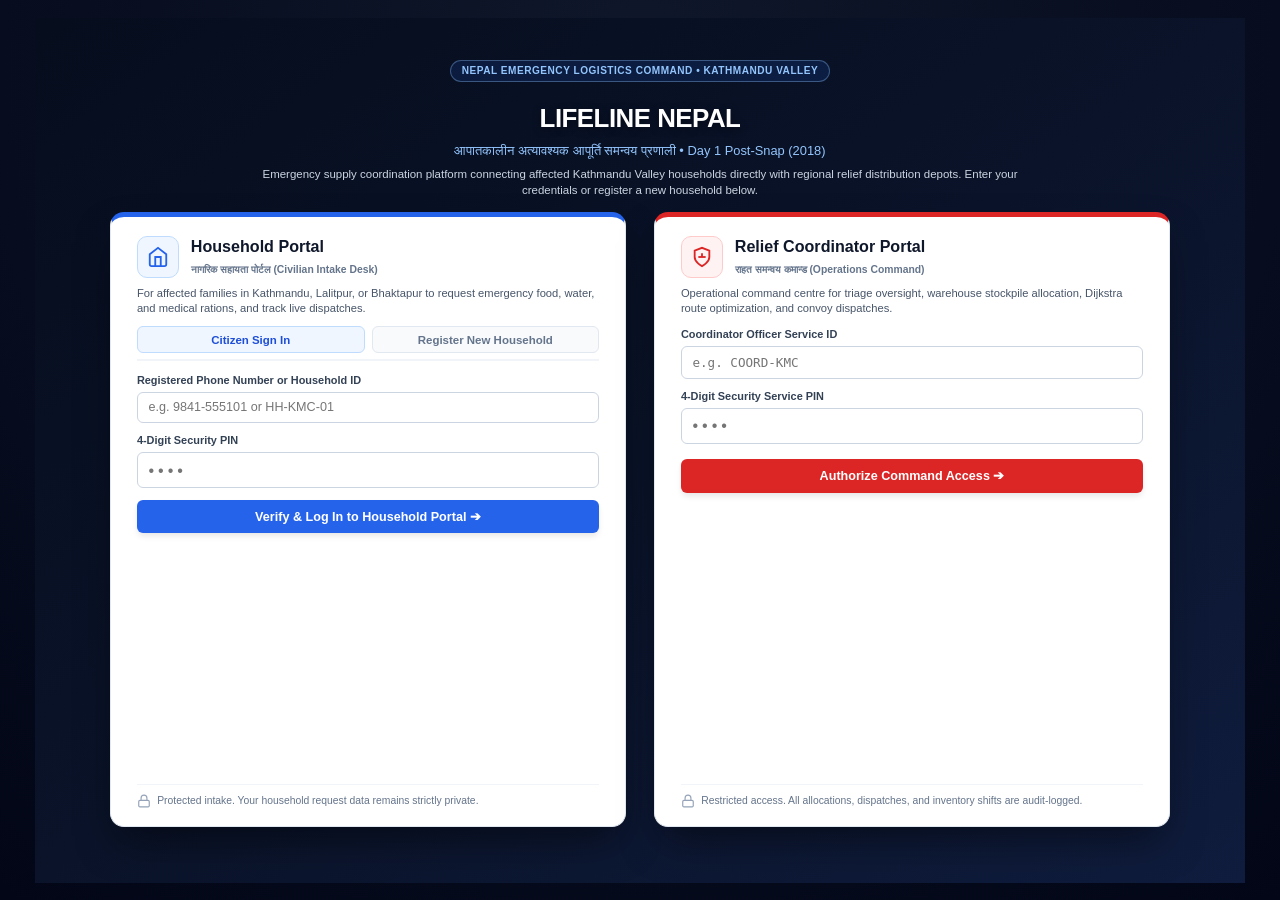
<file: Lifeline/index.html>
<!DOCTYPE html>
<html lang="en">
<head>
  <meta charset="UTF-8">
  <meta name="viewport" content="width=device-width, initial-scale=1.0">
  <title>Lifeline Nepal — Kathmandu Valley Emergency Supply Distribution Platform</title>
  <meta name="description" content="Nepal emergency essential-supply coordination platform connecting affected households with relief coordinators. Built for Flipkart APM '29.">
  <link rel="stylesheet" href="css/styles.css">
</head>
<body>

  <!-- Separate Login Gateway Guard: If unauthenticated, redirect to dedicated login.html -->
  <script src="js/data.js"></script>
  <script>
    (function () {
      var user = LifelineData.getCurrentAuthUser();
      if (!user || !user.role) {
        window.location.replace('login.html');
      }
    })();
  </script>

  <!-- ========================================================================
       Main Application Shell (Dashboard)
       ======================================================================== -->
  <div id="app-container">

    <!-- Sidebar Navigation -->
    <aside id="app-sidebar" aria-label="Main Navigation">
      
      <!-- Brand Header -->
      <div class="sidebar-header">
        <div class="brand-wrapper">
          <div class="brand-icon">
            <svg width="20" height="20" viewBox="0 0 24 24" fill="none" stroke="currentColor" stroke-width="2.5">
              <path d="M12 22s8-4 8-10V5l-8-3-8 3v7c0 6 8 10 8 10z"></path>
              <line x1="12" y1="8" x2="12" y2="12"></line>
              <line x1="8" y1="12" x2="16" y2="12"></line>
            </svg>
          </div>
          <div class="brand-title">
            <h1>Lifeline Nepal</h1>
            <span class="brand-sub">Kathmandu Valley Logistics</span>
          </div>
        </div>
      </div>

      <!-- Crisis Scenario Context Pill -->
      <div class="crisis-context-badge">
        <div class="crisis-dot"></div>
        <span>Nepal Protocol 2018 • Valley Active</span>
      </div>

      <!-- Coordinator Navigation Menu -->
      <nav class="sidebar-nav" id="sidebar-coordinator-nav" aria-label="Coordinator Views">
        <div class="nav-section-title">Operations Command</div>
        
        <a href="#overview" class="nav-link js-nav-link active" data-view="overview">
          <div class="nav-link-left">
            <svg width="18" height="18" viewBox="0 0 24 24" fill="none" stroke="currentColor" stroke-width="2">
              <rect x="3" y="3" width="7" height="7"></rect>
              <rect x="14" y="3" width="7" height="7"></rect>
              <rect x="14" y="14" width="7" height="7"></rect>
              <rect x="3" y="14" width="7" height="7"></rect>
            </svg>
            <span>Overview</span>
          </div>
        </a>

        <a href="#requests" class="nav-link js-nav-link" data-view="requests">
          <div class="nav-link-left">
            <svg width="18" height="18" viewBox="0 0 24 24" fill="none" stroke="currentColor" stroke-width="2">
              <path d="M14 2H6a2 2 0 0 0-2 2v16a2 2 0 0 0 2 2h12a2 2 0 0 0 2-2V8z"></path>
              <polyline points="14 2 14 8 20 8"></polyline>
              <line x1="16" y1="13" x2="8" y2="13"></line>
              <line x1="16" y1="17" x2="8" y2="17"></line>
            </svg>
            <span>Household Requests</span>
          </div>
          <span class="nav-badge urgent" id="nav-badge-urgent-requests" style="display: none;">0</span>
        </a>

        <a href="#inventory" class="nav-link js-nav-link" data-view="inventory">
          <div class="nav-link-left">
            <svg width="18" height="18" viewBox="0 0 24 24" fill="none" stroke="currentColor" stroke-width="2">
              <path d="M21 16V8a2 2 0 0 0-1-1.73l-7-4a2 2 0 0 0-2 0l-7 4A2 2 0 0 0 3 8v8a2 2 0 0 0 1 1.73l7 4a2 2 0 0 0 2 0l7-4A2 2 0 0 0 21 16z"></path>
              <polyline points="3.27 6.96 12 12.01 20.73 6.96"></polyline>
              <line x1="12" y1="22.08" x2="12" y2="12"></line>
            </svg>
            <span>Inventory & Resources</span>
          </div>
        </a>

        <a href="#allocation" class="nav-link js-nav-link" data-view="allocation">
          <div class="nav-link-left">
            <svg width="18" height="18" viewBox="0 0 24 24" fill="none" stroke="currentColor" stroke-width="2">
              <circle cx="12" cy="12" r="10"></circle>
              <polygon points="16.24 7.76 14.12 14.12 7.76 16.24 9.88 9.88 16.24 7.76"></polygon>
            </svg>
            <span>Allocation & Routing</span>
          </div>
          <span class="nav-badge" id="nav-badge-allocation-count">0</span>
        </a>

        <a href="#deliveries" class="nav-link js-nav-link" data-view="deliveries">
          <div class="nav-link-left">
            <svg width="18" height="18" viewBox="0 0 24 24" fill="none" stroke="currentColor" stroke-width="2">
              <rect x="1" y="3" width="15" height="13"></rect>
              <polygon points="16 8 20 8 23 11 23 16 16 16 16 8"></polygon>
              <circle cx="5.5" cy="18.5" r="2.5"></circle>
              <circle cx="18.5" cy="18.5" r="2.5"></circle>
            </svg>
            <span>Deliveries</span>
          </div>
        </a>

        <a href="#timeline" class="nav-link js-nav-link" data-view="timeline">
          <div class="nav-link-left">
            <svg width="18" height="18" viewBox="0 0 24 24" fill="none" stroke="currentColor" stroke-width="2">
              <polyline points="22 12 18 12 15 21 9 3 6 12 2 12"></polyline>
            </svg>
            <span>Activity Timeline</span>
          </div>
        </a>

        <a href="#logout" class="nav-link js-logout-btn" style="color: #fca5a5; margin-top: 0.75rem; border-top: 1px solid rgba(255,255,255,0.1);">
          <div class="nav-link-left">
            <svg width="18" height="18" viewBox="0 0 24 24" fill="none" stroke="currentColor" stroke-width="2">
              <path d="M9 21H5a2 2 0 0 1-2-2V5a2 2 0 0 1 2-2h4"></path>
              <polyline points="16 17 21 12 16 7"></polyline>
              <line x1="21" y1="12" x2="9" y2="12"></line>
            </svg>
            <span>Sign Out</span>
          </div>
        </a>
      </nav>

      <!-- Household Navigation Menu (Active in Household Mode) -->
      <nav class="sidebar-nav" id="sidebar-household-nav" style="display: none;" aria-label="Household Views">
        <div class="nav-section-title">Civilian Intake Desk</div>

        <a href="#household-portal" class="nav-link js-nav-link active" data-view="household-portal">
          <div class="nav-link-left">
            <svg width="18" height="18" viewBox="0 0 24 24" fill="none" stroke="currentColor" stroke-width="2">
              <path d="M11 4H4a2 2 0 0 0-2 2v14a2 2 0 0 0 2 2h14a2 2 0 0 0 2-2v-7"></path>
              <path d="M18.5 2.5a2.121 2.121 0 0 1 3 3L12 15l-4 1 1-4 9.5-9.5z"></path>
            </svg>
            <span>Request Supplies</span>
          </div>
        </a>

        <a href="#household-history" class="nav-link" onclick="document.getElementById('hh-history-section').scrollIntoView({behavior: 'smooth'}); return false;">
          <div class="nav-link-left">
            <svg width="18" height="18" viewBox="0 0 24 24" fill="none" stroke="currentColor" stroke-width="2">
              <circle cx="12" cy="12" r="10"></circle>
              <polyline points="12 6 12 12 16 14"></polyline>
            </svg>
            <span>Track My Requests</span>
          </div>
        </a>

        <a href="#household-points" class="nav-link" onclick="document.getElementById('hh-points-section').scrollIntoView({behavior: 'smooth'}); return false;">
          <div class="nav-link-left">
            <svg width="18" height="18" viewBox="0 0 24 24" fill="none" stroke="currentColor" stroke-width="2">
              <path d="M21 10c0 7-9 13-9 13s-9-6-9-13a9 9 0 0 1 18 0z"></path>
              <circle cx="12" cy="10" r="3"></circle>
            </svg>
            <span>Valley Relief Depots</span>
          </div>
        </a>

        <a href="#logout" class="nav-link js-logout-btn" style="color: #fca5a5; margin-top: 0.75rem; border-top: 1px solid rgba(255,255,255,0.1);">
          <div class="nav-link-left">
            <svg width="18" height="18" viewBox="0 0 24 24" fill="none" stroke="currentColor" stroke-width="2">
              <path d="M9 21H5a2 2 0 0 1-2-2V5a2 2 0 0 1 2-2h4"></path>
              <polyline points="16 17 21 12 16 7"></polyline>
              <line x1="21" y1="12" x2="9" y2="12"></line>
            </svg>
            <span>Sign Out</span>
          </div>
        </a>
      </nav>

      <!-- Sidebar Footer -->
      <div class="sidebar-footer">
        <div class="system-status-indicator">
          <span>Kathmandu Mesh</span>
          <span class="status-pill-green">Online</span>
        </div>
        <button type="button" class="btn js-logout-btn" style="width: 100%; margin-top: 0.65rem; display: flex; align-items: center; justify-content: center; gap: 0.4rem; padding: 0.45rem; font-size: 0.78rem; font-weight: 600; color: #fca5a5; background: rgba(220,38,38,0.15); border: 1px solid rgba(220,38,38,0.35); border-radius: 6px; cursor: pointer;">
          <svg width="14" height="14" viewBox="0 0 24 24" fill="none" stroke="currentColor" stroke-width="2"><path d="M9 21H5a2 2 0 0 1-2-2V5a2 2 0 0 1 2-2h4"></path><polyline points="16 17 21 12 16 7"></polyline><line x1="21" y1="12" x2="9" y2="12"></line></svg>
          Log Out
        </button>
      </div>
    </aside>

    <!-- Main Operational Workspace -->
    <main id="app-main">
      
      <!-- Operational Header -->
      <header id="app-header">
        <div class="header-left">
          <button class="mobile-menu-btn" id="mobile-menu-toggle" aria-label="Toggle Navigation Menu">
            <svg width="22" height="22" viewBox="0 0 24 24" fill="none" stroke="currentColor" stroke-width="2">
              <line x1="3" y1="12" x2="21" y2="12"></line>
              <line x1="3" y1="6" x2="21" y2="6"></line>
              <line x1="3" y1="18" x2="21" y2="18"></line>
            </svg>
          </button>
          <div class="header-title-group">
            <h2 id="header-section-title">Kathmandu Valley Operations Command Overview</h2>
            <span class="header-desc" id="header-section-desc">Real-time post-snap crisis situational awareness & regional resource monitoring</span>
          </div>
        </div>

        <div class="header-right" style="display: flex; align-items: center; gap: 0.75rem;">
          <div class="header-user-badge" id="header-user-badge" style="display: flex; align-items: center; gap: 0.5rem; background: var(--slate-100); border: 1px solid var(--slate-200); padding: 0.35rem 0.75rem; border-radius: 9999px;">
            <div class="avatar-circle" id="header-user-avatar" style="width: 26px; height: 26px; font-size: 0.72rem;">--</div>
            <div style="line-height: 1.15; text-align: left;">
              <div id="header-user-name" style="font-size: 0.8rem; font-weight: 700; color: var(--slate-900);">User</div>
              <div id="header-user-role" style="font-size: 0.68rem; color: var(--slate-500);">Role</div>
            </div>
          </div>

          <div class="mode-badge-indicator coordinator" id="header-mode-badge">
            Relief Coordinator Mode
          </div>

          <button class="btn btn-danger btn-sm js-logout-btn" id="header-logout-btn" title="Sign out of current account" style="display: inline-flex; align-items: center; gap: 0.4rem; background: #dc2626; color: #ffffff; padding: 0.45rem 0.9rem; font-weight: 700; border-radius: var(--radius-md); box-shadow: 0 1px 3px rgba(0,0,0,0.2);">
            <svg width="15" height="15" viewBox="0 0 24 24" fill="none" stroke="currentColor" stroke-width="2.5">
              <path d="M9 21H5a2 2 0 0 1-2-2V5a2 2 0 0 1 2-2h4"></path>
              <polyline points="16 17 21 12 16 7"></polyline>
              <line x1="21" y1="12" x2="9" y2="12"></line>
            </svg>
            Logout
          </button>
        </div>
      </header>

      <!-- Viewport / Active Screen Area -->
      <div class="view-viewport">

        <!-- ==================================================================
             Screen 1: Operations Overview (Kathmandu Valley)
             ================================================================== -->
        <section class="view-section active" id="view-overview">
          
          <!-- Section 6 & 12 APM Showcase Banner -->
          <div class="scenario-showcase-card" id="overview-scenario-banner">
            <div class="scenario-showcase-badge">APM ’29 EVALUATION SCENARIO • KATHMANDU VALLEY</div>
            <div class="scenario-showcase-title">
              100-Unit Supply vs 130-Unit Demand Shortfall Showcase
            </div>
            <div class="scenario-showcase-desc">
              DC-1: Kathmandu Central Relief Hub (Tripureshwor) has <strong>100 food units available</strong>. North Sector / KMC Ward 3 (Maharajgunj) requests <strong>60 units</strong>; South Lalitpur / LMC Ward 15 (Satdobato) requests <strong>70 units</strong> (Total demand = <strong>130 units</strong>, exceeding available stock by 30 units). Observe the explainable prioritization score, Dijkstra route optimization, and partial fulfillment enforcement.
            </div>
            <div class="scenario-showcase-actions">
              <button class="btn btn-primary btn-sm" id="btn-jump-scenario-alloc">
                Test Allocation & Dijkstra Route ➔
              </button>
            </div>
          </div>

          <!-- KPI Summary Cards Grid -->
          <div class="kpi-grid">
            <div class="kpi-card active-req">
              <div class="kpi-card-header">
                <span class="kpi-label">Active Requests</span>
                <div class="kpi-icon-wrap">
                  <svg width="18" height="18" viewBox="0 0 24 24" fill="none" stroke="currentColor" stroke-width="2">
                    <path d="M16 21v-2a4 4 0 0 0-4-4H5a4 4 0 0 0-4 4v2"></path>
                    <circle cx="8.5" cy="7.5" r="4"></circle>
                  </svg>
                </div>
              </div>
              <div class="kpi-value" id="kpi-active-requests">0</div>
              <div class="kpi-subtitle">Unfulfilled & In-Transit Demand</div>
            </div>

            <div class="kpi-card urgent">
              <div class="kpi-card-header">
                <span class="kpi-label">Critical Pending</span>
                <div class="kpi-icon-wrap">
                  <svg width="18" height="18" viewBox="0 0 24 24" fill="none" stroke="currentColor" stroke-width="2">
                    <path d="M10.29 3.86L1.82 18a2 2 0 0 0 1.71 3h16.94a2 2 0 0 0 1.71-3L13.71 3.86a2 2 0 0 0-3.42 0z"></path>
                    <line x1="12" y1="9" x2="12" y2="13"></line>
                    <line x1="12" y1="17" x2="12.01" y2="17"></line>
                  </svg>
                </div>
              </div>
              <div class="kpi-value" id="kpi-urgent-requests">0</div>
              <div class="kpi-subtitle">Requires immediate triage</div>
            </div>

            <div class="kpi-card supplies">
              <div class="kpi-card-header">
                <span class="kpi-label">Available Units</span>
                <div class="kpi-icon-wrap">
                  <svg width="18" height="18" viewBox="0 0 24 24" fill="none" stroke="currentColor" stroke-width="2">
                    <path d="M21 16V8a2 2 0 0 0-1-1.73l-7-4a2 2 0 0 0-2 0l-7 4A2 2 0 0 0 3 8v8a2 2 0 0 0 1 1.73l7 4a2 2 0 0 0 2 0l7-4A2 2 0 0 0 21 16z"></path>
                  </svg>
                </div>
              </div>
              <div class="kpi-value" id="kpi-total-supplies">0</div>
              <div class="kpi-subtitle">Stock across 3 Valley Hubs</div>
            </div>

            <div class="kpi-card dispatched">
              <div class="kpi-card-header">
                <span class="kpi-label">Active Dispatches</span>
                <div class="kpi-icon-wrap">
                  <svg width="18" height="18" viewBox="0 0 24 24" fill="none" stroke="currentColor" stroke-width="2">
                    <rect x="1" y="3" width="15" height="13"></rect>
                    <polygon points="16 8 20 8 23 11 23 16 16 16 16 8"></polygon>
                    <circle cx="5.5" cy="18.5" r="2.5"></circle>
                    <circle cx="18.5" cy="18.5" r="2.5"></circle>
                  </svg>
                </div>
              </div>
              <div class="kpi-value" id="kpi-dispatched-count">0</div>
              <div class="kpi-subtitle">Couriers moving in Valley</div>
            </div>

            <div class="kpi-card fulfilled">
              <div class="kpi-card-header">
                <span class="kpi-label">Fulfilled Deliveries</span>
                <div class="kpi-icon-wrap">
                  <svg width="18" height="18" viewBox="0 0 24 24" fill="none" stroke="currentColor" stroke-width="2">
                    <path d="M22 11.08V12a10 10 0 1 1-5.93-9.14"></path>
                    <polyline points="22 4 12 14.01 9 11.01"></polyline>
                  </svg>
                </div>
              </div>
              <div class="kpi-value" id="kpi-fulfilled-count">0</div>
              <div class="kpi-subtitle">Confirmed handovers</div>
            </div>
          </div>

          <!-- Shortage Banner -->
          <div id="overview-shortage-alert" class="alert-banner info" style="display: none;"></div>

          <!-- Overview Top Grid: Map & Prioritized Queue -->
          <div class="overview-grid-top">
            
            <!-- Prioritized Recent Requests Queue -->
            <div class="card">
              <div class="card-header">
                <div class="card-title">
                  <svg width="18" height="18" viewBox="0 0 24 24" fill="none" stroke="currentColor" stroke-width="2">
                    <line x1="8" y1="6" x2="21" y2="6"></line>
                    <line x1="8" y1="12" x2="21" y2="12"></line>
                    <line x1="8" y1="18" x2="21" y2="18"></line>
                    <line x1="3" y1="6" x2="3.01" y2="6"></line>
                    <line x1="3" y1="12" x2="3.01" y2="12"></line>
                    <line x1="3" y1="18" x2="3.01" y2="18"></line>
                  </svg>
                  High-Priority Intake Queue (Kathmandu Valley)
                </div>
                <button class="btn btn-secondary btn-sm" onclick="LifelineApp.navigateTo('requests')">
                  View All Requests
                </button>
              </div>
              <div class="card-body" style="padding: 0;">
                <div class="table-container" style="border: none; border-radius: 0;">
                  <table class="data-table">
                    <thead>
                      <tr>
                        <th>Req ID</th>
                        <th>Household & Ward</th>
                        <th>Demand</th>
                        <th>Urgency</th>
                        <th>Action</th>
                      </tr>
                    </thead>
                    <tbody id="overview-requests-tbody">
                      <!-- Rendered dynamically -->
                    </tbody>
                  </table>
                </div>
              </div>
            </div>

            <!-- Schematic Sector Situation Map (Kathmandu Valley) -->
            <div class="card">
              <div class="card-header">
                <div class="card-title">
                  <svg width="18" height="18" viewBox="0 0 24 24" fill="none" stroke="currentColor" stroke-width="2">
                    <polygon points="1 6 1 22 8 18 16 22 23 18 23 2 16 6 8 2 1 6"></polygon>
                    <line x1="8" y1="2" x2="8" y2="18"></line>
                    <line x1="16" y1="6" x2="16" y2="22"></line>
                  </svg>
                  Kathmandu Valley Road Network & Hubs
                </div>
                <span style="font-size: 0.72rem; color: var(--slate-500);">3 Main Depots</span>
              </div>
              <div class="card-body" style="padding: 1rem;">
                <div class="schematic-map-container" id="schematic-map-container">
                  <div class="map-radar-grid"></div>
                  <div id="schematic-map-pins"></div>
                </div>
                <div style="margin-top: 0.75rem; display: flex; justify-content: space-between; font-size: 0.72rem; color: var(--slate-500);">
                  <span>● Red Dots: Civilian Demand Hotspots</span>
                  <span>■ Blue Hubs: Tripureshwor, Jawalakhel, Sallaghari</span>
                </div>
              </div>
            </div>

          </div>

          <!-- Overview Bottom Grid: Stock Status & Recent Activity -->
          <div class="overview-grid-bottom">
            
            <!-- Essential Supplies Stock Balance -->
            <div class="card">
              <div class="card-header">
                <div class="card-title">
                  <svg width="18" height="18" viewBox="0 0 24 24" fill="none" stroke="currentColor" stroke-width="2">
                    <line x1="18" y1="20" x2="18" y2="10"></line>
                    <line x1="12" y1="20" x2="12" y2="4"></line>
                    <line x1="6" y1="20" x2="6" y2="14"></line>
                  </svg>
                  Essential Inventory Balance
                </div>
                <button class="btn btn-secondary btn-sm" onclick="LifelineApp.navigateTo('inventory')">
                  Manage Inventory
                </button>
              </div>
              <div class="card-body" id="overview-stock-bars">
                <!-- Stock bars rendered dynamically -->
              </div>
            </div>

            <!-- Operations Audit & Activity Feed -->
            <div class="card">
              <div class="card-header">
                <div class="card-title">
                  <svg width="18" height="18" viewBox="0 0 24 24" fill="none" stroke="currentColor" stroke-width="2">
                    <polyline points="22 12 18 12 15 21 9 3 6 12 2 12"></polyline>
                  </svg>
                  Recent Operations Activity Log
                </div>
                <button class="btn btn-secondary btn-sm" onclick="LifelineApp.navigateTo('timeline')">
                  Full Timeline ➔
                </button>
              </div>
              <div class="card-body" id="overview-activity-list">
                <!-- Activities rendered dynamically -->
              </div>
            </div>

          </div>

        </section>

        <!-- ==================================================================
             Screen 3: Request Management (Nepal Kathmandu Valley)
             ================================================================== -->
        <section class="view-section" id="view-requests">
          
          <div class="filter-toolbar">
            <div class="filter-left">
              <div class="search-input-wrap">
                <svg width="16" height="16" viewBox="0 0 24 24" fill="none" stroke="currentColor" stroke-width="2">
                  <circle cx="11" cy="11" r="8"></circle>
                  <line x1="21" y1="21" x2="16.65" y2="16.65"></line>
                </svg>
                <input type="text" id="req-search-input" class="form-input" placeholder="Search by ID, name, or locality...">
              </div>

              <select id="req-municipality-filter" class="filter-select">
                <option value="ALL">All Municipalities</option>
                <option value="Kathmandu Metropolitan City">Kathmandu Metro</option>
                <option value="Lalitpur Metropolitan City">Lalitpur Metro</option>
                <option value="Bhaktapur Municipality">Bhaktapur Muni</option>
              </select>

              <select id="req-status-filter" class="filter-select">
                <option value="ALL">All Statuses</option>
                <option value="submitted">Submitted</option>
                <option value="under_review">Under Review</option>
                <option value="allocated">Allocated</option>
                <option value="dispatched">Dispatched</option>
                <option value="delivered">Delivered</option>
                <option value="partially_fulfilled">Partially Fulfilled</option>
                <option value="unfulfilled">Unfulfilled</option>
              </select>

              <select id="req-urgency-filter" class="filter-select">
                <option value="ALL">All Urgencies</option>
                <option value="critical">Critical Urgency</option>
                <option value="high">High Urgency</option>
                <option value="standard">Standard Urgency</option>
              </select>
            </div>

            <div class="filter-right">
              <span class="badge badge-submitted" id="requests-total-count">0 Requests</span>
            </div>
          </div>

          <!-- Requests Table -->
          <div class="table-container">
            <table class="data-table">
              <thead>
                <tr>
                  <th>Request ID</th>
                  <th>Household & Contact</th>
                  <th>Requested Item</th>
                  <th>Urgency</th>
                  <th>Waiting Time</th>
                  <th>Status</th>
                  <th>Source Hub</th>
                  <th>Action</th>
                </tr>
              </thead>
              <tbody id="requests-datatable-tbody">
                <!-- Rendered dynamically -->
              </tbody>
            </table>
          </div>

        </section>

        <!-- ==================================================================
             Screen 4: Inventory & Resources
             ================================================================== -->
        <section class="view-section" id="view-inventory">
          
          <div class="filter-toolbar">
            <div class="filter-left">
              <select id="inv-hub-filter" class="filter-select">
                <option value="ALL">All Distribution Centres</option>
                <option value="HUB-A">DC-1: Kathmandu Central Relief Hub (Tripureshwor)</option>
                <option value="HUB-SOUTH">DC-2: Lalitpur Sector Logistics Base (Jawalakhel)</option>
                <option value="HUB-WATERFRONT">DC-3: Bhaktapur Emergency Supply Post (Sallaghari)</option>
              </select>

              <select id="inv-item-filter" class="filter-select">
                <option value="ALL">All Essential Items</option>
                <option value="food">Emergency Food Rations</option>
                <option value="water">Purified Drinking Water</option>
                <option value="medical">Trauma & Medical Kits</option>
                <option value="hygiene">Infant & Family Hygiene Packs</option>
              </select>
            </div>

            <div class="filter-right">
              <button class="btn btn-primary" id="btn-open-stock-receipt">
                <svg width="16" height="16" viewBox="0 0 24 24" fill="none" stroke="currentColor" stroke-width="2">
                  <line x1="12" y1="5" x2="12" y2="19"></line>
                  <line x1="5" y1="12" x2="19" y2="12"></line>
                </svg>
                Log Inbound Supply Delivery
              </button>
            </div>
          </div>

          <div class="hub-matrix-grid" id="inventory-matrix-cards">
            <!-- Rendered dynamically -->
          </div>

        </section>

        <!-- ==================================================================
             Screen 5: Allocation Centre & Dijkstra Route Optimizer
             ================================================================== -->
        <section class="view-section" id="view-allocation">
          
          <!-- Section 6 & 12 APM Showcase Shortcut Card -->
          <div class="scenario-showcase-card" style="margin-bottom: 1rem;">
            <div style="display: flex; justify-content: space-between; align-items: center; flex-wrap: wrap; gap: 0.5rem;">
              <div>
                <span class="scenario-showcase-badge">SHOWCASE TEST SCENARIO</span>
                <strong style="color: var(--navy-900); font-size: 0.88rem; margin-left: 0.5rem;">
                  100 Food Units at DC-1 Tripureshwor vs 130 Units Demand (North: 60 | South: 70)
                </strong>
                <p style="font-size: 0.76rem; color: var(--slate-600); margin-top: 0.2rem;">
                  Observe: System prioritizes Elena Shrestha in Maharajgunj (Score 86, Critical urgency), leaves 40 units at Hub A, then enforces partial fulfillment (40 of 70) for Sita Tamang in Satdobato.
                </p>
              </div>
              <div style="display: flex; gap: 0.5rem;">
                <button class="btn btn-secondary btn-sm" id="btn-select-scenario-north">Select North (60 Units)</button>
                <button class="btn btn-secondary btn-sm" id="btn-select-scenario-south">Select South (70 Units)</button>
              </div>
            </div>
          </div>

          <!-- Routing Objective Selector Toolbar -->
          <div style="background: var(--white); padding: 0.75rem 1rem; border-radius: var(--radius-md); border: 1px solid var(--slate-200); margin-bottom: 1.25rem; display: flex; justify-content: space-between; align-items: center; flex-wrap: wrap; gap: 0.75rem;">
            <div style="display: flex; align-items: center; gap: 0.75rem;">
              <span style="font-weight: 700; font-size: 0.82rem; color: var(--slate-900);">Dijkstra Optimization Objective:</span>
              <select id="alloc-route-objective-select" class="filter-select" style="font-size: 0.82rem;">
                <option value="fastest_time">Fastest Travel Time (Minimize minutes)</option>
                <option value="shortest_distance">Shortest Road Distance (Minimize km)</option>
                <option value="risk_aware">Risk-Aware Composite Cost (Time + Distance + Road Risk)</option>
              </select>
            </div>
            <div style="font-size: 0.74rem; color: var(--slate-500);">
              Road network: Kathmandu Valley Arterials • Non-negative edge weights
            </div>
          </div>

          <div class="allocation-workspace">
            
            <!-- Left: Pending Queue -->
            <div>
              <div style="font-weight: 700; font-size: 0.9rem; color: var(--slate-900); margin-bottom: 0.75rem;">
                Pending Triage Queue (Click to inspect & allocate)
              </div>
              <div class="pending-queue-panel" id="alloc-pending-queue">
                <!-- Rendered dynamically -->
              </div>
            </div>

            <!-- Right: Decision & Allocation Controls Workspace -->
            <div id="alloc-decision-workspace">
              <div class="allocation-decision-panel">
                
                <div class="decision-hero-header">
                  <div style="display: flex; justify-content: space-between; align-items: flex-start;">
                    <div>
                      <span class="table-req-id" id="alloc-target-req-id" style="font-size: 1.1rem;">REQ-XXXX-XXXX</span>
                      <h3 style="font-size: 1.15rem; font-weight: 800; color: var(--slate-900);" id="alloc-target-household">Household</h3>
                      <p style="font-size: 0.8rem; color: var(--slate-600); margin-top: 0.2rem;" id="alloc-target-community">Community Sector</p>
                    </div>
                  </div>
                  <div style="margin-top: 0.75rem; background: var(--slate-50); padding: 0.6rem 0.85rem; border-radius: var(--radius-md); font-size: 0.8rem; color: var(--slate-700); border: 1px solid var(--slate-200);">
                    <strong>Notes / Context:</strong> <span id="alloc-target-notes"></span>
                  </div>
                </div>

                <!-- Triage Heuristic Score Breakdown -->
                <div class="triage-score-display">
                  <div class="score-circle">
                    <span class="score-num" id="alloc-score-total">0</span>
                    <span class="score-denom">SCORE / 100</span>
                  </div>
                  <div class="score-factors">
                    <div class="factor-item">
                      <span class="factor-label">Urgency Weight:</span>
                      <span class="factor-value" id="alloc-score-urgency">+50 pts</span>
                    </div>
                    <div class="factor-item">
                      <span class="factor-label">Waiting Aging:</span>
                      <span class="factor-value" id="alloc-score-wait">+24 pts</span>
                    </div>
                    <div class="factor-item">
                      <span class="factor-label">Route Feasibility:</span>
                      <span class="factor-value" id="alloc-score-feasibility">+18 pts</span>
                    </div>
                  </div>
                </div>

                <!-- Recommendation Box -->
                <div class="recommendation-box full" id="alloc-recommendation-box">
                  <div class="recommendation-title" id="alloc-rec-title">
                    Transparent Recommendation
                  </div>
                  <p class="recommendation-text" id="alloc-rec-text"></p>
                </div>

                <!-- Dijkstra Route Optimization Box -->
                <div id="alloc-route-optimization-box"></div>

                <!-- Coordinator Adjustment Form -->
                <div class="adjustment-box">
                  <div style="font-weight: 700; font-size: 0.85rem; color: var(--slate-900); margin-bottom: 0.75rem;">
                    Coordinator Allocation Confirmation & Quantity Adjustment
                  </div>

                  <div class="form-group">
                    <label class="form-label" for="alloc-hub-select">Source Distribution Centre</label>
                    <select id="alloc-hub-select" class="form-select">
                      <!-- Rendered dynamically -->
                    </select>
                  </div>

                  <div class="form-group">
                    <label class="form-label">
                      Approved Quantity Allocation (<span id="alloc-unit-label">units</span>)
                    </label>
                    <div class="adjustment-row">
                      <input type="range" id="alloc-qty-slider" class="allocation-slider" min="0" max="20" value="0">
                      <input type="number" id="alloc-qty-number" class="form-input" style="width: 80px; text-align: center;" min="0" max="20" value="0">
                    </div>
                    <div class="form-help" id="alloc-capacity-notice">
                      Checking stock availability...
                    </div>
                  </div>

                  <!-- Coordinator Override Reason -->
                  <div id="alloc-override-reason-box" style="display: none; margin-top: 1rem; padding-top: 0.75rem; border-top: 1px dashed var(--slate-300);">
                    <div class="form-group">
                      <label class="form-label" for="alloc-override-select">
                        Override Justification <span class="required">*</span>
                      </label>
                      <select id="alloc-override-select" class="form-select">
                        <option value="Prioritizing Acute Pediatric / Infant Vulnerability">Prioritizing Acute Pediatric / Infant Vulnerability</option>
                        <option value="Road Debris / Transit Obstruction on Standard Route">Road Debris / Transit Obstruction on Standard Route</option>
                        <option value="Conserving Regional Buffer for Congregate Shelters">Conserving Regional Buffer for Congregate Shelters</option>
                        <option value="Subsequent Convoy Scheduled from National Reserve">Subsequent Convoy Scheduled from National Reserve</option>
                      </select>
                    </div>
                    <div class="form-group">
                      <label class="form-label" for="alloc-override-notes">Coordinator Override Notes <span class="required">*</span></label>
                      <input type="text" id="alloc-override-notes" class="form-input" placeholder="Explain the operational rationale for altering recommendation...">
                    </div>
                  </div>

                  <div style="display: flex; justify-content: flex-end; gap: 0.75rem; margin-top: 1.25rem;">
                    <button class="btn btn-primary" id="btn-confirm-allocation">
                      <svg width="16" height="16" viewBox="0 0 24 24" fill="none" stroke="currentColor" stroke-width="2">
                        <polyline points="20 6 9 17 4 12"></polyline>
                      </svg>
                      Approve & Reserve Stock
                    </button>
                  </div>
                </div>

              </div>
            </div>

          </div>

        </section>

        <!-- ==================================================================
             Screen 6: Delivery Tracking Fleet
             ================================================================== -->
        <section class="view-section" id="view-deliveries">
          
          <div class="alert-banner info" style="margin-bottom: 1.25rem;">
            <svg width="20" height="20" viewBox="0 0 24 24" fill="none" stroke="currentColor" stroke-width="2">
              <circle cx="12" cy="12" r="10"></circle>
              <line x1="12" y1="16" x2="12" y2="12"></line>
              <line x1="12" y1="8" x2="12.01" y2="8"></line>
            </svg>
            <div>
              <strong>Delivery Lifecycle Workflow:</strong> 
              <code>Submitted → Under Review → Allocated → Dispatched → Delivered</code>.
              Only dispatched orders can be marked delivered with recipient sign-off. Partial allocations remain visibly flagged until remaining units are fulfilled.
            </div>
          </div>

          <div class="card" style="margin-bottom: 1.5rem;">
            <div class="card-header">
              <div class="card-title">
                <svg width="18" height="18" viewBox="0 0 24 24" fill="none" stroke="currentColor" stroke-width="2">
                  <rect x="1" y="3" width="15" height="13"></rect>
                  <polygon points="16 8 20 8 23 11 23 16 16 16 8"></polygon>
                  <circle cx="5.5" cy="18.5" r="2.5"></circle>
                  <circle cx="18.5" cy="18.5" r="2.5"></circle>
                </svg>
                Delivery Fleet & Dispatch Tracking Board
              </div>
              <span style="font-size: 0.72rem; color: var(--slate-500);">Kathmandu Valley Logistics Status</span>
            </div>
            <div class="card-body" style="padding: 0;">
              <div class="table-container" style="border: none; border-radius: 0;">
                <table class="data-table">
                  <thead>
                    <tr>
                      <th>Delivery / Req ID</th>
                      <th>Recipient & Destination</th>
                      <th>Items & Quantity</th>
                      <th>Assigned Depot</th>
                      <th>Delivery Status</th>
                      <th>Assigned Unit</th>
                      <th>Logistics Action</th>
                    </tr>
                  </thead>
                  <tbody id="deliveries-datatable-tbody">
                    <!-- Rendered dynamically -->
                  </tbody>
                </table>
              </div>
            </div>
          </div>

        </section>

        <!-- ==================================================================
             Screen 7: Activity Timeline (Audit Trail)
             ================================================================== -->
        <section class="view-section" id="view-timeline">
          
          <div class="filter-toolbar">
            <div class="filter-left">
              <div class="search-input-wrap">
                <svg width="16" height="16" viewBox="0 0 24 24" fill="none" stroke="currentColor" stroke-width="2">
                  <circle cx="11" cy="11" r="8"></circle>
                  <line x1="21" y1="21" x2="16.65" y2="16.65"></line>
                </svg>
                <input type="text" id="timeline-search-input" class="form-input" placeholder="Search events by keyword or Request ID...">
              </div>

              <select id="timeline-type-filter" class="filter-select">
                <option value="ALL">All Event Types</option>
                <option value="intake">Request Intake</option>
                <option value="review">Coordinator Review</option>
                <option value="allocation">Allocation Approved</option>
                <option value="dispatch">Dispatch Initiated</option>
                <option value="delivery">Delivery Completed</option>
                <option value="stock">Stock Inbound</option>
                <option value="alert">System Alert</option>
              </select>
            </div>
            <div class="filter-right">
              <span class="badge badge-submitted" id="timeline-count-badge">0 Events Recorded</span>
            </div>
          </div>

          <div class="card">
            <div class="card-header">
              <div class="card-title">
                <svg width="18" height="18" viewBox="0 0 24 24" fill="none" stroke="currentColor" stroke-width="2">
                  <polyline points="22 12 18 12 15 21 9 3 6 12 2 12"></polyline>
                </svg>
                Kathmandu Valley Operations Audit Trail
              </div>
              <span style="font-size: 0.72rem; color: var(--slate-500);">Chronological System Log</span>
            </div>
            <div class="card-body">
              <div class="history-timeline" id="full-activity-timeline-container" style="padding-left: 2rem;">
                <!-- Rendered dynamically -->
              </div>
            </div>
          </div>

        </section>

        <!-- ==================================================================
             Screen 2: Household Portal (Mode A: Nepal Setting)
             ================================================================== -->
        <section class="view-section" id="view-household-portal">
          <div class="household-portal-wrapper">
            
            <!-- Logged-in Household Banner -->
            <div class="household-hero">
              <div style="display: flex; justify-content: space-between; align-items: flex-start; flex-wrap: wrap; gap: 0.75rem;">
                <div>
                  <span class="auth-flag-badge">नागरिक सहायता पोर्टल • KATHMANDU VALLEY</span>
                  <h2 id="hh-auth-user-name">Elena Shrestha</h2>
                  <p id="hh-auth-user-loc">Kathmandu Metropolitan City (Ward 3) — Maharajgunj</p>
                </div>
                <button class="btn btn-danger btn-sm js-logout-btn" style="background: rgba(220,38,38,0.85); color: #fff; border: 1px solid rgba(255,255,255,0.4); font-weight: 700; display: inline-flex; align-items: center; gap: 0.4rem; padding: 0.45rem 0.85rem; border-radius: var(--radius-md);">
                  <svg width="14" height="14" viewBox="0 0 24 24" fill="none" stroke="currentColor" stroke-width="2.5"><path d="M9 21H5a2 2 0 0 1-2-2V5a2 2 0 0 1 2-2h4"></path><polyline points="16 17 21 12 16 7"></polyline><line x1="21" y1="12" x2="9" y2="12"></line></svg>
                  Sign Out
                </button>
              </div>
              <p style="margin-top: 0.75rem; font-size: 0.85rem; color: var(--slate-200);">
                Day 1 Post-Snap Civilian Intake. If your household is lacking food, drinking water, or clinical supplies, lodge a verified intake request below.
              </p>
            </div>

            <!-- Request Submission Form Card -->
            <div class="card" id="hh-request-form-card" style="margin-bottom: 1.5rem;">
              <div class="card-header">
                <div class="card-title">
                  <svg width="18" height="18" viewBox="0 0 24 24" fill="none" stroke="currentColor" stroke-width="2">
                    <path d="M11 4H4a2 2 0 0 0-2 2v14a2 2 0 0 0 2 2h14a2 2 0 0 0 2-2v-7"></path>
                    <path d="M18.5 2.5a2.121 2.121 0 0 1 3 3L12 15l-4 1 1-4 9.5-9.5z"></path>
                  </svg>
                  Lodge an Emergency Supplies Request
                </div>
                <span style="font-size: 0.72rem; color: var(--slate-500);">Civilian Uplink Terminal</span>
              </div>
              <div class="card-body">
                
                <!-- Step 1: Select Item -->
                <div class="form-group">
                  <label class="form-label">
                    1. Select Essential Supply Category <span class="required">*</span>
                  </label>
                  <div class="item-selection-grid">
                    <div class="item-select-card js-item-choice selected" data-item-id="food">
                      <div class="item-icon-circle">
                        <svg width="22" height="22" viewBox="0 0 24 24" fill="none" stroke="currentColor" stroke-width="2">
                          <path d="M18 8h1a4 4 0 0 1 0 8h-1"></path>
                          <path d="M2 8h16v9a4 4 0 0 1-4 4H6a4 4 0 0 1-4-4V8z"></path>
                        </svg>
                      </div>
                      <div class="item-card-title">Emergency Food</div>
                      <div class="item-card-unit">3-Day Nutrient Packs</div>
                    </div>

                    <div class="item-select-card js-item-choice" data-item-id="water">
                      <div class="item-icon-circle">
                        <svg width="22" height="22" viewBox="0 0 24 24" fill="none" stroke="currentColor" stroke-width="2">
                          <path d="M12 2.69l5.66 5.66a8 8 0 1 1-11.31 0z"></path>
                        </svg>
                      </div>
                      <div class="item-card-title">Drinking Water</div>
                      <div class="item-card-unit">20L Sealed Jerrycans</div>
                    </div>

                    <div class="item-select-card js-item-choice" data-item-id="medical">
                      <div class="item-icon-circle">
                        <svg width="22" height="22" viewBox="0 0 24 24" fill="none" stroke="currentColor" stroke-width="2">
                          <path d="M22 12h-4l-3 9L9 3l-3 9H2"></path>
                        </svg>
                      </div>
                      <div class="item-card-title">Medical Kits</div>
                      <div class="item-card-unit">Trauma & Sterile Packs</div>
                    </div>

                    <div class="item-select-card js-item-choice" data-item-id="hygiene">
                      <div class="item-icon-circle">
                        <svg width="22" height="22" viewBox="0 0 24 24" fill="none" stroke="currentColor" stroke-width="2">
                          <path d="M14 2H6a2 2 0 0 0-2 2v16a2 2 0 0 0 2 2h12a2 2 0 0 0 2-2V8z"></path>
                          <polyline points="14 2 14 8 20 8"></polyline>
                        </svg>
                      </div>
                      <div class="item-card-title">Hygiene & Infant</div>
                      <div class="item-card-unit">Sanitation & Tablets</div>
                    </div>
                  </div>
                  <div class="form-help" id="hh-item-unit-notice">
                    Standard rationing unit: 3-Day Ration Packs. High-calorie stabilized nutrient packs & ready-to-eat meals.
                  </div>
                </div>

                <!-- Step 2: Quantity Stepper -->
                <div class="form-group" id="hh-qty-group">
                  <label class="form-label" for="hh-quantity-input">
                    2. Quantity Requested <span class="required">*</span>
                  </label>
                  <div style="display: flex; align-items: center; gap: 0.5rem; max-width: 220px;">
                    <button type="button" class="btn btn-secondary" id="hh-qty-minus" style="width: 40px;">-</button>
                    <input type="number" id="hh-quantity-input" class="form-input" value="2" min="1" max="50" style="text-align: center; font-weight: 700; font-size: 1.1rem;">
                    <button type="button" class="btn btn-secondary" id="hh-qty-plus" style="width: 40px;">+</button>
                  </div>
                  <div class="form-help">Positive integer only. Rations capped at 50 units per single household intake.</div>
                  <div class="form-error"></div>
                </div>

                <!-- Step 3: Urgency Selector -->
                <div class="form-group">
                  <label class="form-label">
                    3. Urgency Level <span class="required">*</span>
                  </label>
                  <div class="urgency-options-grid">
                    <div class="urgency-card js-urgency-choice" data-urgency="critical">
                      <div class="urgency-title" style="color: var(--status-critical);">
                        <svg width="14" height="14" viewBox="0 0 24 24" fill="none" stroke="currentColor" stroke-width="2.5">
                          <circle cx="12" cy="12" r="10"></circle>
                          <line x1="12" y1="8" x2="12" y2="12"></line>
                        </svg>
                        Critical Priority
                      </div>
                      <div class="urgency-desc">Immediate risk to life, acute medical emergency, or 0 water/food remaining.</div>
                    </div>

                    <div class="urgency-card js-urgency-choice selected-high" data-urgency="high">
                      <div class="urgency-title" style="color: var(--status-high);">
                        <svg width="14" height="14" viewBox="0 0 24 24" fill="none" stroke="currentColor" stroke-width="2.5">
                          <polygon points="12 2 15.09 8.26 22 9.27 17 14.14 18.18 21.02 12 17.77 5.82 21.02 7 14.14 2 9.27 8.91 8.26 12 2"></polygon>
                        </svg>
                        High Priority
                      </div>
                      <div class="urgency-desc">Supplies exhausted within 24 hours, or infants/elderly members present.</div>
                    </div>

                    <div class="urgency-card js-urgency-choice" data-urgency="standard">
                      <div class="urgency-title" style="color: var(--status-standard);">
                        <svg width="14" height="14" viewBox="0 0 24 24" fill="none" stroke="currentColor" stroke-width="2.5">
                          <polyline points="20 6 9 17 4 12"></polyline>
                        </svg>
                        Standard Priority
                      </div>
                      <div class="urgency-desc">Routine replenishment. Current provisions sufficient for 24–48 hours.</div>
                    </div>
                  </div>
                </div>

                <!-- Step 4: Household Identity & Nepal Geography -->
                <div style="display: grid; grid-template-columns: 1fr 1fr; gap: 1rem;">
                  <div class="form-group" id="hh-name-group">
                    <label class="form-label" for="hh-name-input">
                      Contact / Household Head Name <span class="required">*</span>
                    </label>
                    <input type="text" id="hh-name-input" class="form-input" placeholder="e.g., Elena Shrestha">
                    <div class="form-error"></div>
                  </div>

                  <div class="form-group" id="hh-phone-group">
                    <label class="form-label" for="hh-phone-input">Emergency Radio / Mobile Link</label>
                    <input type="text" id="hh-phone-input" class="form-input" placeholder="e.g., 9841-555101">
                  </div>
                </div>

                <div style="display: grid; grid-template-columns: 1.5fr 1fr; gap: 1rem;">
                  <div class="form-group" id="hh-municipality-group">
                    <label class="form-label" for="hh-municipality-select">
                      Municipality (Kathmandu Valley) <span class="required">*</span>
                    </label>
                    <select id="hh-municipality-select" class="form-select">
                      <!-- Populated dynamically -->
                    </select>
                    <div class="form-error"></div>
                  </div>

                  <div class="form-group" id="hh-ward-group">
                    <label class="form-label" for="hh-ward-select">
                      Administrative Ward No. <span class="required">*</span>
                    </label>
                    <select id="hh-ward-select" class="form-select">
                      <option value="">-- Select Ward --</option>
                    </select>
                    <div class="form-error"></div>
                  </div>
                </div>

                <div class="form-group" id="hh-address-group">
                  <label class="form-label" for="hh-address-input">
                    Street Address / Landmark Locality <span class="required">*</span>
                  </label>
                  <input type="text" id="hh-address-input" class="form-input" placeholder="e.g., Near TU Teaching Hospital Gate, Maharajgunj">
                  <div class="form-error"></div>
                </div>

                <div class="form-group">
                  <label class="form-label" for="hh-notes-input">
                    Special Conditions / Notes (Optional)
                  </label>
                  <textarea id="hh-notes-input" class="form-textarea" placeholder="Note infants, diabetics, injured persons, or blocked access stairwells..."></textarea>
                </div>

                <div style="margin-top: 1.5rem; display: flex; justify-content: flex-end;">
                  <button type="button" class="btn btn-primary" id="hh-submit-request-btn" style="padding: 0.65rem 1.5rem; font-size: 0.9rem;">
                    Submit Emergency Request
                  </button>
                </div>

              </div>
            </div>

            <!-- Submission Confirmation Receipt Card -->
            <div class="receipt-card" id="hh-receipt-card" style="display: none;">
              <div class="receipt-icon-success">
                <svg width="28" height="28" viewBox="0 0 24 24" fill="none" stroke="currentColor" stroke-width="2.5">
                  <polyline points="20 6 9 17 4 12"></polyline>
                </svg>
              </div>
              <h3 style="font-size: 1.3rem; font-weight: 800; color: var(--slate-900);">Emergency Request Registered</h3>
              <p style="font-size: 0.85rem; color: var(--slate-600); margin-top: 0.25rem;">
                Your request has entered the sector triage queue. Please retain your tracking ID.
              </p>

              <div class="receipt-id-pill" id="receipt-req-id">REQ-NEPAL-XXXX</div>

              <div style="max-width: 480px; margin: 1rem auto; text-align: left; background: var(--white); padding: 1rem; border-radius: var(--radius-md); border: 1px solid var(--slate-200); font-size: 0.82rem;">
                <div style="display: flex; justify-content: space-between; margin-bottom: 0.4rem;">
                  <span style="color: var(--slate-500);">Household:</span>
                  <strong id="receipt-contact-name">Name</strong>
                </div>
                <div style="display: flex; justify-content: space-between; margin-bottom: 0.4rem;">
                  <span style="color: var(--slate-500);">Supply Requested:</span>
                  <strong id="receipt-item-details">Item</strong>
                </div>
                <div style="display: flex; justify-content: space-between; margin-bottom: 0.4rem;">
                  <span style="color: var(--slate-500);">Administrative Sector:</span>
                  <span id="receipt-community">Sector</span>
                </div>
                <div style="display: flex; justify-content: space-between; margin-bottom: 0.4rem;">
                  <span style="color: var(--slate-500);">Initial Status:</span>
                  <span id="receipt-status-badge">Submitted</span>
                </div>
                <div style="display: flex; justify-content: space-between;">
                  <span style="color: var(--slate-500);">Urgency:</span>
                  <span id="receipt-urgency-badge">Urgency</span>
                </div>
              </div>

              <div style="margin-top: 1.25rem; display: flex; justify-content: center; gap: 0.75rem;">
                <button type="button" class="btn btn-primary" id="hh-submit-another-btn">
                  Submit Another Request
                </button>
                <button type="button" class="btn btn-secondary" onclick="document.getElementById('hh-history-section').scrollIntoView({behavior: 'smooth'})">
                  Track in Queue
                </button>
              </div>
            </div>

            <!-- Active Requests & Private Status Tracker (Privacy Protected) -->
            <div id="hh-history-section" style="margin-bottom: 2rem;">
              <div style="display: flex; justify-content: space-between; align-items: center; margin-bottom: 1rem;">
                <div>
                  <h3 style="font-size: 1.1rem; font-weight: 700; color: var(--slate-900);">
                    Your Registered Requests & Real-Time Tracking
                  </h3>
                  <span style="font-size: 0.75rem; color: var(--slate-500);">Showing only private records for your authenticated household</span>
                </div>
              </div>
              <div id="hh-history-list">
                <!-- Rendered dynamically -->
              </div>
            </div>

            <!-- Nearby Open Civilian Assistance Points in Kathmandu Valley -->
            <div id="hh-points-section">
              <div style="margin-bottom: 1rem;">
                <h3 style="font-size: 1.1rem; font-weight: 700; color: var(--slate-900);">
                  Kathmandu Valley Regional Relief Distribution Points
                </h3>
                <p style="font-size: 0.75rem; color: var(--slate-500); margin-top: 0.15rem;">
                  Basic water rationing and ready-to-eat packs can be received during daylight curfew hours at these operational grounds.
                </p>
              </div>
              <div id="hh-assistance-points">
                <!-- Rendered dynamically -->
              </div>
            </div>

          </div>
        </section>

      </div>
    </main>

  </div>

  <!-- ========================================================================
       Modals & Drawers
       ======================================================================== -->

  <!-- In-App Confirmation Modal (Replaces native confirm/alert) -->
  <div class="modal-overlay" id="confirmation-modal" role="dialog" aria-modal="true">
    <div class="modal-card" style="max-width: 440px;">
      <div class="modal-header">
        <div class="modal-title" id="confirmation-modal-title">Confirm Action</div>
        <button class="modal-close-btn" aria-label="Close dialog">✕</button>
      </div>
      <div class="modal-body">
        <p id="confirmation-modal-message" style="font-size: 0.88rem; color: var(--slate-700); line-height: 1.45;"></p>
      </div>
      <div class="modal-footer">
        <button class="btn btn-secondary" id="confirmation-modal-cancel-btn">Cancel</button>
        <button class="btn btn-danger" id="confirmation-modal-confirm-btn">Confirm</button>
      </div>
    </div>
  </div>


  <!-- Request Details Modal -->
  <div class="modal-overlay" id="request-details-modal" role="dialog" aria-modal="true" aria-labelledby="modal-detail-id">
    <div class="modal-card">
      <div class="modal-header">
        <div>
          <span class="table-req-id" id="modal-detail-id">REQ-XXXX-XXXX</span>
          <div class="modal-title" style="margin-top: 0.2rem;">Request Lifecycle Inspection</div>
        </div>
        <button class="modal-close-btn" aria-label="Close dialog">✕</button>
      </div>

      <div class="modal-body">
        
        <div style="display: grid; grid-template-columns: 1fr 1fr; gap: 0.75rem; background: var(--slate-50); padding: 1rem; border-radius: var(--radius-md); border: 1px solid var(--slate-200); font-size: 0.8rem; margin-bottom: 1rem;">
          <div>
            <div style="color: var(--slate-500); font-size: 0.7rem;">Household Head:</div>
            <strong id="modal-detail-contact">Name</strong>
          </div>
          <div>
            <div style="color: var(--slate-500); font-size: 0.7rem;">Registry Reference:</div>
            <span id="modal-detail-ref">HH-XXXX</span>
          </div>
          <div>
            <div style="color: var(--slate-500); font-size: 0.7rem;">Delivery Address:</div>
            <span id="modal-detail-address">Address</span>
          </div>
          <div>
            <div style="color: var(--slate-500); font-size: 0.7rem;">Essential Supply Requested:</div>
            <strong id="modal-detail-item">Item Qty</strong>
          </div>
          <div>
            <div style="color: var(--slate-500); font-size: 0.7rem;">Urgency Level:</div>
            <span id="modal-detail-urgency"></span>
          </div>
          <div>
            <div style="color: var(--slate-500); font-size: 0.7rem;">Current Lifecycle State:</div>
            <span id="modal-detail-status"></span>
          </div>
        </div>

        <div style="margin-bottom: 1rem; font-size: 0.8rem; background: var(--white); padding: 0.75rem; border-radius: var(--radius-md); border: 1px solid var(--slate-200);">
          <strong style="color: var(--slate-900);">Civilian Intake Notes:</strong>
          <p id="modal-detail-notes" style="color: var(--slate-600); margin-top: 0.25rem; line-height: 1.4;"></p>
        </div>

        <div id="modal-detail-rec-box" class="recommendation-box full" style="margin-bottom: 1rem;"></div>

        <div>
          <h4 style="font-size: 0.85rem; font-weight: 700; color: var(--slate-900);">Status Transition History</h4>
          <div class="history-timeline" id="modal-detail-timeline"></div>
        </div>

      </div>

      <div class="modal-footer" id="modal-detail-actions"></div>
    </div>
  </div>

  <!-- Stock Receipt Modal -->
  <div class="modal-overlay" id="stock-receipt-modal" role="dialog" aria-modal="true" aria-labelledby="stock-receipt-title">
    <div class="modal-card">
      <div class="modal-header">
        <div class="modal-title" id="stock-receipt-title">Log Inbound Supply Delivery</div>
        <button class="modal-close-btn" aria-label="Close dialog">✕</button>
      </div>

      <div class="modal-body">
        <p style="font-size: 0.8rem; color: var(--slate-600); margin-bottom: 1rem;">
          Record newly arrived supplies from national convoys, federal relief airdrops, or inter-depot transfers in Kathmandu Valley.
        </p>

        <div class="form-group">
          <label class="form-label" for="receipt-hub-select">Receiving Distribution Centre <span class="required">*</span></label>
          <select id="receipt-hub-select" class="form-select">
            <option value="HUB-A">DC-1: Kathmandu Central Relief Hub (Tripureshwor)</option>
            <option value="HUB-SOUTH">DC-2: Lalitpur Sector Logistics Base (Jawalakhel)</option>
            <option value="HUB-WATERFRONT">DC-3: Bhaktapur Emergency Supply Post (Sallaghari)</option>
          </select>
        </div>

        <div class="form-group">
          <label class="form-label" for="receipt-item-select">Essential Item <span class="required">*</span></label>
          <select id="receipt-item-select" class="form-select">
            <option value="food">Emergency Food Rations (Packs)</option>
            <option value="water">Purified Drinking Water (20L Jerrycans)</option>
            <option value="medical">Trauma & Medical Kits</option>
            <option value="hygiene">Infant & Family Hygiene Packs</option>
          </select>
        </div>

        <div class="form-group">
          <label class="form-label" for="receipt-qty-input">Quantity Received <span class="required">*</span></label>
          <input type="number" id="receipt-qty-input" class="form-input" min="1" max="1000" placeholder="e.g., 50">
          <div class="form-help">Positive integer only. Increments unreserved available inventory.</div>
        </div>

        <div class="form-group">
          <label class="form-label" for="receipt-source-input">Carrier / Convoy Reference</label>
          <input type="text" id="receipt-source-input" class="form-input" placeholder="e.g., National Logistics Convoy #7">
        </div>
      </div>

      <div class="modal-footer">
        <button class="btn btn-secondary js-cancel-modal-btn">Cancel</button>
        <button class="btn btn-primary" id="btn-save-stock-receipt">Confirm Stock Receipt</button>
      </div>
    </div>
  </div>

  <!-- Dispatch Assignment Modal -->
  <div class="modal-overlay" id="dispatch-assignment-modal" role="dialog" aria-modal="true">
    <div class="modal-card">
      <div class="modal-header">
        <div class="modal-title">Assign Transport Unit & Authorize Dispatch</div>
        <button class="modal-close-btn" aria-label="Close dialog">✕</button>
      </div>

      <div class="modal-body">
        <div style="background: var(--slate-50); padding: 0.75rem; border-radius: var(--radius-md); border: 1px solid var(--slate-200); margin-bottom: 1rem; font-size: 0.8rem;">
          <div>Target Request: <strong id="dispatch-modal-req-id" class="table-req-id"></strong></div>
          <div style="margin-top: 0.25rem;">Destination: <span id="dispatch-modal-dest"></span></div>
        </div>

        <div class="form-group">
          <label class="form-label" for="dispatch-vehicle-select">Assign Transport Unit / Courier</label>
          <select id="dispatch-vehicle-select" class="form-select">
            <!-- Populated dynamically -->
          </select>
        </div>

        <div class="form-group">
          <label class="form-label" for="dispatch-eta-input">Estimated Transit Time</label>
          <input type="text" id="dispatch-eta-input" class="form-input" value="25 mins" placeholder="e.g., 25 mins">
        </div>
      </div>

      <div class="modal-footer">
        <button class="btn btn-secondary js-cancel-modal-btn">Cancel</button>
        <button class="btn btn-primary" id="btn-confirm-dispatch-action">Confirm Dispatch</button>
      </div>
    </div>
  </div>

  <!-- Delivery Confirmation Modal -->
  <div class="modal-overlay" id="confirm-handover-modal" role="dialog" aria-modal="true">
    <div class="modal-card">
      <div class="modal-header">
        <div class="modal-title">Confirm Delivery & Handover Receipt</div>
        <button class="modal-close-btn" aria-label="Close dialog">✕</button>
      </div>

      <div class="modal-body">
        <div style="background: var(--slate-50); padding: 0.75rem; border-radius: var(--radius-md); border: 1px solid var(--slate-200); margin-bottom: 1rem; font-size: 0.8rem;">
          <div>Request: <strong id="confirm-deliv-req-id" class="table-req-id"></strong></div>
          <div>Recipient: <strong id="confirm-deliv-recipient"></strong></div>
          <div>Supply Delivered: <span id="confirm-deliv-item"></span></div>
        </div>

        <div class="form-group">
          <label class="form-label" for="confirm-deliv-signer">Recipient or Proxy Signature / Identification</label>
          <input type="text" id="confirm-deliv-signer" class="form-input" placeholder="e.g., Elena Shrestha (Signed with thumbprint receipt)">
        </div>

        <div class="form-group">
          <label class="form-label" for="confirm-deliv-notes">Handover Verification Notes</label>
          <input type="text" id="confirm-deliv-notes" class="form-input" value="Supplies handed over intact with security seals intact.">
        </div>
      </div>

      <div class="modal-footer">
        <button class="btn btn-secondary js-cancel-modal-btn">Cancel</button>
        <button class="btn btn-success" id="btn-confirm-handover-action">Record Delivery Handover</button>
      </div>
    </div>
  </div>



  <!-- Toast Notification Container -->
  <div id="toast-container" aria-live="polite"></div>

  <!-- App Scripts (Strict Vanilla JS, Ordered Loading) -->
  <script src="js/routing.js"></script>
  <script src="js/data.js"></script>
  <script src="js/household.js"></script>
  <script src="js/coordinator.js"></script>
  <script src="js/app.js"></script>
</body>
</html>
</file>
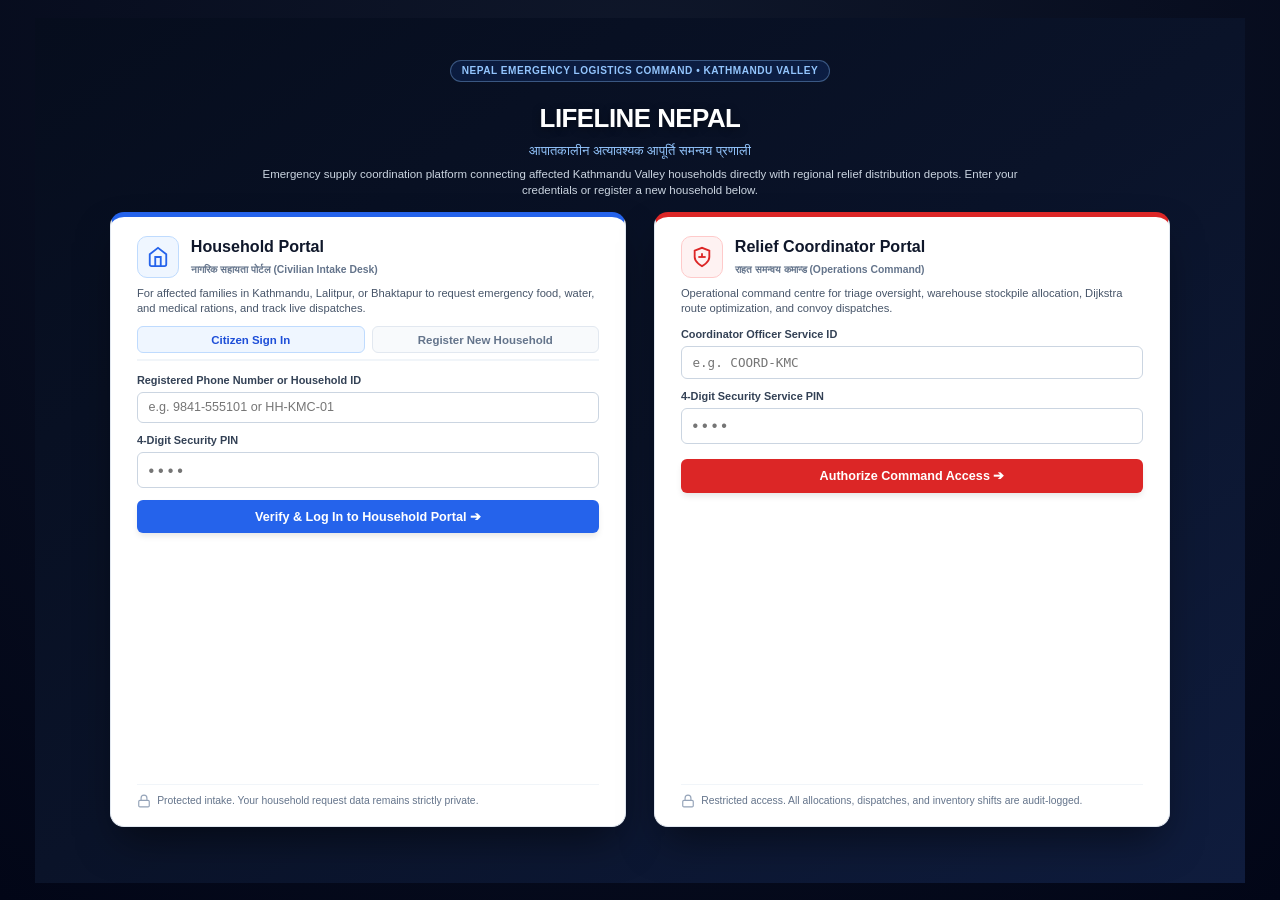
<file: login.html>
<!DOCTYPE html>
<html lang="en">

<head>
  <meta charset="UTF-8">
  <meta name="viewport" content="width=device-width, initial-scale=1.0">
  <title>Lifeline Nepal — Emergency Supply Portal Login &amp; Registration</title>
  <meta name="description"
    content="Secure portal authentication for Kathmandu Valley emergency essential-supplies distribution.">
  <link rel="stylesheet" href="css/styles.css">
  <style>
    * {
      box-sizing: border-box;
      margin: 0;
      padding: 0;
    }

    html,
    body {
      width: 100%;
      height: 100vh;
      max-height: 100vh;
      overflow: hidden;
      font-family: -apple-system, BlinkMacSystemFont, "Segoe UI", Roboto, "Helvetica Neue", Arial, sans-serif;
    }

    body {
      background: radial-gradient(circle at 50% 8%, #0f172a 0%, #020617 100%);
      color: #f8fafc;
      display: flex;
      flex-direction: column;
      justify-content: space-between;
      align-items: stretch;
      padding: 1.25rem 2.5rem;
      box-sizing: border-box;
    }

    .auth-gateway-container {
      width: 100%;
      height: 100%;
      display: flex;
      flex-direction: column;
      flex: 1;
      min-height: 0;
    }

    .auth-gateway-hero {
      text-align: center;
      margin-bottom: 1rem;
      flex-shrink: 0;
    }

    .auth-flag-badge {
      display: inline-block;
      padding: 0.2rem 0.8rem;
      background: rgba(37, 99, 235, 0.15);
      border: 1px solid rgba(147, 197, 253, 0.35);
      border-radius: 9999px;
      color: #93c5fd;
      font-size: 0.72rem;
      font-weight: 700;
      letter-spacing: 0.05em;
      text-transform: uppercase;
    }

    .auth-portals-grid {
      display: grid;
      grid-template-columns: 1fr 1fr;
      gap: 2rem;
      width: 100%;
      flex: 1;
      min-height: 0;
      align-items: stretch;
    }

    .auth-portal-card {
      background: #ffffff;
      border-radius: 14px;
      padding: 1.25rem 1.85rem;
      box-shadow: 0 20px 40px -10px rgba(0, 0, 0, 0.5);
      display: flex;
      flex-direction: column;
      width: 100%;
      height: 100%;
      min-height: 0;
      color: #0f172a;
      overflow-y: auto;
    }

    .auth-portal-card.household {
      border-top: 5px solid #2563eb;
    }

    .auth-portal-card.coordinator {
      border-top: 5px solid #dc2626;
    }

    .auth-portal-header {
      display: flex;
      align-items: center;
      gap: 0.85rem;
      margin-bottom: 0.45rem;
      flex-shrink: 0;
    }

    .auth-portal-icon {
      width: 42px;
      height: 42px;
      border-radius: 10px;
      display: flex;
      align-items: center;
      justify-content: center;
      flex-shrink: 0;
    }

    .auth-portal-desc {
      font-size: 0.8rem;
      color: #475569;
      line-height: 1.35;
      margin-bottom: 0.75rem;
      flex-shrink: 0;
    }

    .auth-tabs-row {
      display: flex;
      gap: 0.5rem;
      margin-bottom: 0.75rem;
      border-bottom: 2px solid #f1f5f9;
      padding-bottom: 0.45rem;
      flex-shrink: 0;
    }

    .auth-tab-btn {
      flex: 1;
      padding: 0.45rem 0.65rem;
      font-size: 0.82rem;
      font-weight: 600;
      border-radius: 6px;
      border: 1px solid #e2e8f0;
      background: #f8fafc;
      color: #64748b;
      cursor: pointer;
      transition: all 0.2s ease;
    }

    .auth-tab-btn.active-hh-login {
      background: #eff6ff;
      color: #1d4ed8;
      border-color: #bfdbfe;
      font-weight: 700;
    }

    .auth-tab-btn.active-hh-reg {
      background: #f0fdf4;
      color: #15803d;
      border-color: #bbf7d0;
      font-weight: 700;
    }

    .form-group {
      margin-bottom: 0.65rem;
    }

    .form-label {
      display: block;
      font-size: 0.78rem;
      font-weight: 600;
      color: #334155;
      margin-bottom: 0.25rem;
    }

    .form-input,
    .form-select {
      width: 100%;
      padding: 0.55rem 0.75rem;
      border: 1px solid #cbd5e1;
      border-radius: 6px;
      font-size: 0.9rem;
      color: #0f172a;
      background: #ffffff;
      transition: border-color 0.2s ease, box-shadow 0.2s ease;
      box-sizing: border-box;
    }

    .form-input:focus,
    .form-select:focus {
      outline: none;
      border-color: #2563eb;
      box-shadow: 0 0 0 3px rgba(37, 99, 235, 0.15);
    }

    .auth-error-alert {
      background: #fef2f2;
      border: 1px solid #fecaca;
      color: #b91c1c;
      padding: 0.5rem 0.75rem;
      border-radius: 6px;
      font-size: 0.78rem;
      line-height: 1.35;
      margin-bottom: 0.75rem;
    }

    .btn-submit {
      width: 100%;
      display: flex;
      align-items: center;
      justify-content: center;
      gap: 0.5rem;
      padding: 0.65rem 0.85rem;
      font-weight: 700;
      font-size: 0.9rem;
      border: none;
      border-radius: 6px;
      cursor: pointer;
      transition: all 0.2s ease;
      box-shadow: 0 4px 6px -1px rgba(0, 0, 0, 0.1);
      margin-top: 0.25rem;
    }

    .btn-submit.blue {
      background: #2563eb;
      color: #ffffff;
    }

    .btn-submit.blue:hover {
      background: #1d4ed8;
    }

    .btn-submit.green {
      background: #16a34a;
      color: #ffffff;
    }

    .btn-submit.green:hover {
      background: #15803d;
    }

    .btn-submit.red {
      background: #dc2626;
      color: #ffffff;
    }

    .btn-submit.red:hover {
      background: #b91c1c;
    }

    .auth-security-note {
      display: flex;
      align-items: center;
      gap: 0.45rem;
      font-size: 0.74rem;
      color: #64748b;
      margin-top: auto;
      padding-top: 0.65rem;
      border-top: 1px solid #f1f5f9;
      line-height: 1.35;
      flex-shrink: 0;
    }

    .form-grid-2 {
      display: grid;
      grid-template-columns: 1fr 1fr;
      gap: 0.75rem;
      margin-bottom: 0.5rem;
    }

    .form-grid-3 {
      display: grid;
      grid-template-columns: 1.4fr 0.8fr 1.8fr;
      gap: 0.75rem;
      margin-bottom: 0.5rem;
    }

    @media (max-width: 900px),
    (max-height: 600px) {

      html,
      body {
        height: auto;
        max-height: none;
        overflow-y: auto;
      }

      body {
        padding: 1.25rem 1rem;
      }

      .auth-portals-grid {
        grid-template-columns: 1fr;
        gap: 1.5rem;
      }

      .auth-portal-card {
        height: auto;
      }
    }
  </style>
</head>

<body>

  <div class="auth-gateway-container">

    <!-- Hero Branding Header (Compact & Sleek) -->
    <div class="auth-gateway-hero">
      <div class="auth-flag-badge">
        NEPAL EMERGENCY LOGISTICS COMMAND • KATHMANDU VALLEY
      </div>
      <h1
        style="font-size: 1.85rem; font-weight: 800; color: #ffffff; letter-spacing: -0.02em; margin-top: 0.35rem; margin-bottom: 0.15rem;">
        LIFELINE NEPAL
      </h1>
      <h2 style="font-size: 0.92rem; color: #93c5fd; font-weight: 500; margin-top: 0.1rem; margin-bottom: 0.35rem;">
        आपातकालीन अत्यावश्यक आपूर्ति समन्वय प्रणाली
      </h2>
      <p style="max-width: 760px; margin: 0 auto; font-size: 0.82rem; color: #cbd5e1; line-height: 1.4;">
        Emergency supply coordination platform connecting affected Kathmandu Valley households directly with regional
        relief distribution depots. Enter your credentials or register a new household below.
      </p>

      <!-- Active Session Alert Banner (if already signed in) -->
      <div id="active-session-banner"
        style="display: none; max-width: 720px; margin: 0.75rem auto 0; background: rgba(30, 41, 59, 0.85); border: 1px solid rgba(147, 197, 253, 0.4); border-radius: 8px; padding: 0.5rem 1rem; color: #f8fafc; font-size: 0.82rem;">
        <div style="display: flex; justify-content: space-between; align-items: center; flex-wrap: wrap; gap: 0.5rem;">
          <div>
            <span>Currently logged in as: <strong id="active-user-name" style="color: #60a5fa;"></strong></span>
            <span id="active-user-role" style="font-size: 0.76rem; color: #94a3b8; margin-left: 0.4rem;"></span>
          </div>
          <div style="display: flex; gap: 0.5rem;">
            <a href="index.html" class="btn btn-primary"
              style="padding: 0.3rem 0.75rem; font-size: 0.78rem; font-weight: 700; text-decoration: none; border-radius: 4px; background: #2563eb; color: #fff;">
              Go to Dashboard ➔
            </a>
            <button type="button" id="btn-session-signout"
              style="padding: 0.3rem 0.75rem; font-size: 0.78rem; font-weight: 600; border-radius: 4px; background: rgba(220, 38, 38, 0.2); border: 1px solid rgba(220, 38, 38, 0.5); color: #fca5a5; cursor: pointer;">
              Switch Account
            </button>
          </div>
        </div>
      </div>
    </div>

    <!-- Dual Portals Grid (Fills full viewport height & width) -->
    <div class="auth-portals-grid">

      <!-- Entry Point 1: Household Citizen Portal -->
      <div class="auth-portal-card household">

        <div class="auth-portal-header">
          <div class="auth-portal-icon" style="background: #eff6ff; color: #2563eb; border: 1px solid #bfdbfe;">
            <svg width="22" height="22" viewBox="0 0 24 24" fill="none" stroke="currentColor" stroke-width="2">
              <path d="M3 9l9-7 9 7v11a2 2 0 0 1-2 2H5a2 2 0 0 1-2-2z"></path>
              <polyline points="9 22 9 12 15 12 15 22"></polyline>
            </svg>
          </div>
          <div>
            <h3 style="font-size: 1.15rem; font-weight: 700; color: #0f172a; margin: 0;">Household Portal</h3>
            <span class="auth-sub" style="font-size: 0.74rem; color: #64748b; font-weight: 600;">नागरिक सहायता पोर्टल
              (Civilian Intake Desk)</span>
          </div>
        </div>

        <p class="auth-portal-desc">
          For affected families in Kathmandu, Lalitpur, or Bhaktapur to request emergency food, water, and medical
          rations, and track live dispatches.
        </p>

        <!-- Mode Switcher Tabs -->
        <div class="auth-tabs-row">
          <button type="button" class="auth-tab-btn active-hh-login" id="tab-btn-hh-login">
            Citizen Sign In
          </button>
          <button type="button" class="auth-tab-btn" id="tab-btn-hh-reg">
            Register New Household
          </button>
        </div>

        <!-- Tab 1: Household Sign In Form -->
        <div id="hh-login-panel">
          <div class="form-group">
            <label class="form-label" for="hh-login-id">
              Registered Phone Number or Household ID
            </label>
            <input type="text" id="hh-login-id" class="form-input" placeholder="e.g. 9841-555101 or HH-KMC-01"
              autocomplete="username">
          </div>

          <div class="form-group" style="margin-bottom: 0.85rem;">
            <label class="form-label" for="hh-login-pin">
              4-Digit Security PIN
            </label>
            <input type="password" id="hh-login-pin" class="form-input" placeholder="••••" maxlength="4"
              autocomplete="current-password" style="font-size: 1.15rem; letter-spacing: 0.25em;">
          </div>

          <div id="hh-login-error" class="auth-error-alert" style="display: none;"></div>

          <button type="button" id="btn-hh-login" class="btn-submit blue">
            Verify &amp; Log In to Household Portal ➔
          </button>
        </div>

        <!-- Tab 2: Household Registration Form (Compact Full-Width Grid) -->
        <div id="hh-reg-panel" style="display: none;">
          <div class="form-grid-2">
            <div class="form-group" style="margin: 0;">
              <label class="form-label" for="hh-reg-name">
                Full Name / Head <span style="color: #dc2626;">*</span>
              </label>
              <input type="text" id="hh-reg-name" class="form-input" placeholder="e.g. Ramesh Adhikari">
            </div>

            <div class="form-group" style="margin: 0;">
              <label class="form-label" for="hh-reg-phone">
                Contact Phone <span style="color: #dc2626;">*</span>
              </label>
              <input type="tel" id="hh-reg-phone" class="form-input" placeholder="e.g. 9841-123456">
            </div>
          </div>

          <div class="form-grid-3">
            <div class="form-group" style="margin: 0;">
              <label class="form-label" for="hh-reg-muni">
                Municipality <span style="color: #dc2626;">*</span>
              </label>
              <select id="hh-reg-muni" class="form-select">
                <option value="Kathmandu Metropolitan City">Kathmandu Metro</option>
                <option value="Lalitpur Metropolitan City">Lalitpur Metro</option>
                <option value="Bhaktapur Municipality">Bhaktapur Muni</option>
              </select>
            </div>
            <div class="form-group" style="margin: 0;">
              <label class="form-label" for="hh-reg-ward">
                Ward # <span style="color: #dc2626;">*</span>
              </label>
              <input type="number" id="hh-reg-ward" class="form-input" placeholder="Ward" min="1" max="32" value="3">
            </div>
            <div class="form-group" style="margin: 0;">
              <label class="form-label" for="hh-reg-locality">
                Locality / Landmark
              </label>
              <input type="text" id="hh-reg-locality" class="form-input" placeholder="e.g. Maharajgunj">
            </div>
          </div>

          <div class="form-group" style="margin-bottom: 0.85rem;">
            <label class="form-label" for="hh-reg-pin">
              Create 4-Digit Security PIN <span style="color: #dc2626;">*</span>
            </label>
            <input type="password" id="hh-reg-pin" class="form-input" placeholder="••••" maxlength="4"
              autocomplete="new-password" style="font-size: 1.15rem; letter-spacing: 0.25em;">
          </div>

          <div id="hh-reg-error" class="auth-error-alert" style="display: none;"></div>

          <button type="button" id="btn-hh-register" class="btn-submit green">
            Register Account &amp; Access Dashboard ➔
          </button>
        </div>

        <div class="auth-security-note">
          <svg width="14" height="14" viewBox="0 0 24 24" fill="none" stroke="currentColor" stroke-width="2">
            <rect x="3" y="11" width="18" height="11" rx="2" ry="2"></rect>
            <path d="M7 11V7a5 5 0 0 1 10 0v4"></path>
          </svg>
          Protected intake. Your household request data remains strictly private.
        </div>
      </div>

      <!-- Entry Point 2: Relief Coordinator Command -->
      <div class="auth-portal-card coordinator">

        <div class="auth-portal-header">
          <div class="auth-portal-icon" style="background: #fef2f2; color: #dc2626; border: 1px solid #fecaca;">
            <svg width="22" height="22" viewBox="0 0 24 24" fill="none" stroke="currentColor" stroke-width="2">
              <path d="M12 22s8-4 8-10V5l-8-3-8 3v7c0 6 8 10 8 10z"></path>
              <line x1="12" y1="8" x2="12" y2="12"></line>
              <line x1="8" y1="12" x2="16" y2="12"></line>
            </svg>
          </div>
          <div>
            <h3 style="font-size: 1.15rem; font-weight: 700; color: #0f172a; margin: 0;">Relief Coordinator Portal</h3>
            <span class="auth-sub" style="font-size: 0.74rem; color: #64748b; font-weight: 600;">राहत समन्वय कमान्ड
              (Operations Command)</span>
          </div>
        </div>

        <p class="auth-portal-desc">
          Operational command centre for triage oversight, warehouse stockpile allocation, Dijkstra route optimization,
          and convoy dispatches.
        </p>

        <div class="form-group">
          <label class="form-label" for="coord-login-id">
            Coordinator Officer Service ID
          </label>
          <input type="text" id="coord-login-id" class="form-input" placeholder="e.g. COORD-KMC" autocomplete="username"
            style="font-family: monospace;">
        </div>

        <div class="form-group" style="margin-bottom: 0.85rem;">
          <label class="form-label" for="coord-login-pin">
            4-Digit Security Service PIN
          </label>
          <input type="password" id="coord-login-pin" class="form-input" placeholder="••••" maxlength="4"
            autocomplete="current-password" style="font-size: 1.15rem; letter-spacing: 0.25em;">
        </div>

        <div id="coord-login-error" class="auth-error-alert" style="display: none;"></div>

        <button type="button" id="btn-coord-login" class="btn-submit red">
          Authorize Command Access ➔
        </button>

        <div class="auth-security-note">
          <svg width="14" height="14" viewBox="0 0 24 24" fill="none" stroke="currentColor" stroke-width="2">
            <rect x="3" y="11" width="18" height="11" rx="2" ry="2"></rect>
            <path d="M7 11V7a5 5 0 0 1 10 0v4"></path>
          </svg>
          Restricted access. All allocations, dispatches, and inventory shifts are audit-logged.
        </div>
      </div>

    </div>

  </div>

  <!-- Dependencies -->
  <script src="js/data.js"></script>
  <script>
    (function () {
      // Check if user is already logged in
      var activeUser = LifelineData.getCurrentAuthUser();
      var sessionBanner = document.getElementById('active-session-banner');
      var sessionUserName = document.getElementById('active-user-name');
      var sessionUserRole = document.getElementById('active-user-role');
      var btnSessionSignout = document.getElementById('btn-session-signout');

      if (activeUser && sessionBanner) {
        sessionBanner.style.display = 'block';
        if (sessionUserName) sessionUserName.textContent = activeUser.name;
        if (sessionUserRole) {
          sessionUserRole.textContent = activeUser.role === 'household'
            ? 'Household Portal • ' + activeUser.municipality + ' (Ward ' + activeUser.ward + ')'
            : 'Coordinator Portal • ' + (activeUser.title || 'Relief Command');
        }
      }

      if (btnSessionSignout) {
        btnSessionSignout.addEventListener('click', function () {
          LifelineData.clearAuthUser();
          if (sessionBanner) sessionBanner.style.display = 'none';
        });
      }

      // Household Tab Switcher
      var tabHhLogin = document.getElementById('tab-btn-hh-login');
      var tabHhReg = document.getElementById('tab-btn-hh-reg');
      var panelHhLogin = document.getElementById('hh-login-panel');
      var panelHhReg = document.getElementById('hh-reg-panel');

      if (tabHhLogin && tabHhReg && panelHhLogin && panelHhReg) {
        tabHhLogin.addEventListener('click', function () {
          tabHhLogin.className = 'auth-tab-btn active-hh-login';
          tabHhReg.className = 'auth-tab-btn';
          panelHhLogin.style.display = 'block';
          panelHhReg.style.display = 'none';
        });

        tabHhReg.addEventListener('click', function () {
          tabHhReg.className = 'auth-tab-btn active-hh-reg';
          tabHhLogin.className = 'auth-tab-btn';
          panelHhReg.style.display = 'block';
          panelHhLogin.style.display = 'none';
        });
      }

      function showErr(el, msg) {
        if (!el) return;
        el.textContent = msg;
        el.style.display = 'block';
      }

      // Household Login
      var btnHhLogin = document.getElementById('btn-hh-login');
      var hhLoginIdInput = document.getElementById('hh-login-id');
      var hhLoginPinInput = document.getElementById('hh-login-pin');
      var hhLoginError = document.getElementById('hh-login-error');

      function doHhLogin() {
        if (hhLoginError) hhLoginError.style.display = 'none';
        var id = hhLoginIdInput ? hhLoginIdInput.value.trim() : '';
        var pin = hhLoginPinInput ? hhLoginPinInput.value.trim() : '';

        if (!id) {
          showErr(hhLoginError, 'Please enter your registered phone number or Household ID.');
          if (hhLoginIdInput) hhLoginIdInput.focus();
          return;
        }
        if (!pin || pin.length < 4) {
          showErr(hhLoginError, 'Please enter your 4-digit security PIN.');
          if (hhLoginPinInput) hhLoginPinInput.focus();
          return;
        }

        var res = LifelineData.authenticate(id, pin);
        if (!res.success) {
          showErr(hhLoginError, res.error);
          return;
        }

        // Successfully authenticated -> Redirect to Dashboard
        window.location.href = 'index.html';
      }

      if (btnHhLogin) btnHhLogin.addEventListener('click', doHhLogin);
      if (hhLoginIdInput) {
        hhLoginIdInput.addEventListener('keydown', function (e) {
          if (e.key === 'Enter') {
            if (hhLoginPinInput && !hhLoginPinInput.value) hhLoginPinInput.focus();
            else doHhLogin();
          }
        });
      }
      if (hhLoginPinInput) {
        hhLoginPinInput.addEventListener('keydown', function (e) {
          if (e.key === 'Enter') doHhLogin();
        });
      }

      // Household Registration
      var btnHhReg = document.getElementById('btn-hh-register');
      var hhRegError = document.getElementById('hh-reg-error');

      function doHhRegister() {
        if (hhRegError) hhRegError.style.display = 'none';
        var name = document.getElementById('hh-reg-name') ? document.getElementById('hh-reg-name').value.trim() : '';
        var phone = document.getElementById('hh-reg-phone') ? document.getElementById('hh-reg-phone').value.trim() : '';
        var muni = document.getElementById('hh-reg-muni') ? document.getElementById('hh-reg-muni').value : '';
        var ward = document.getElementById('hh-reg-ward') ? document.getElementById('hh-reg-ward').value.trim() : '';
        var locality = document.getElementById('hh-reg-locality') ? document.getElementById('hh-reg-locality').value.trim() : '';
        var pin = document.getElementById('hh-reg-pin') ? document.getElementById('hh-reg-pin').value.trim() : '';

        if (!name) {
          showErr(hhRegError, 'Please enter the full name of the household head.');
          return;
        }
        if (!phone) {
          showErr(hhRegError, 'Please enter an emergency contact phone number.');
          return;
        }
        if (!ward || parseInt(ward, 10) < 1 || parseInt(ward, 10) > 32) {
          showErr(hhRegError, 'Please enter a valid Ward number between 1 and 32.');
          return;
        }
        if (!pin || pin.length < 4) {
          showErr(hhRegError, 'Please set a 4-digit PIN for account security.');
          return;
        }

        var res = LifelineData.registerHousehold({
          name: name,
          phone: phone,
          municipality: muni,
          ward: ward,
          locality: locality,
          pin: pin
        });

        if (!res.success) {
          showErr(hhRegError, res.error);
          return;
        }

        // Successfully registered and authenticated -> Redirect to Dashboard
        window.location.href = 'index.html';
      }

      if (btnHhReg) btnHhReg.addEventListener('click', doHhRegister);
      var hhRegPin = document.getElementById('hh-reg-pin');
      if (hhRegPin) {
        hhRegPin.addEventListener('keydown', function (e) {
          if (e.key === 'Enter') doHhRegister();
        });
      }

      // Coordinator Login
      var btnCoordLogin = document.getElementById('btn-coord-login');
      var coordIdInput = document.getElementById('coord-login-id');
      var coordPinInput = document.getElementById('coord-login-pin');
      var coordError = document.getElementById('coord-login-error');

      function doCoordLogin() {
        if (coordError) coordError.style.display = 'none';
        var id = coordIdInput ? coordIdInput.value.trim() : '';
        var pin = coordPinInput ? coordPinInput.value.trim() : '';

        if (!id) {
          showErr(coordError, 'Please enter your Coordinator Officer ID (e.g. COORD-KMC).');
          if (coordIdInput) coordIdInput.focus();
          return;
        }
        if (!pin || pin.length < 4) {
          showErr(coordError, 'Please enter your 4-digit service PIN.');
          if (coordPinInput) coordPinInput.focus();
          return;
        }

        var res = LifelineData.authenticate(id, pin);
        if (!res.success) {
          showErr(coordError, res.error);
          return;
        }

        // Successfully authenticated -> Redirect to Dashboard
        window.location.href = 'index.html';
      }

      if (btnCoordLogin) btnCoordLogin.addEventListener('click', doCoordLogin);
      if (coordIdInput) {
        coordIdInput.addEventListener('keydown', function (e) {
          if (e.key === 'Enter') {
            if (coordPinInput && !coordPinInput.value) coordPinInput.focus();
            else doCoordLogin();
          }
        });
      }
      if (coordPinInput) {
        coordPinInput.addEventListener('keydown', function (e) {
          if (e.key === 'Enter') doCoordLogin();
        });
      }
    })();
  </script>
</body>

</html>
</file>
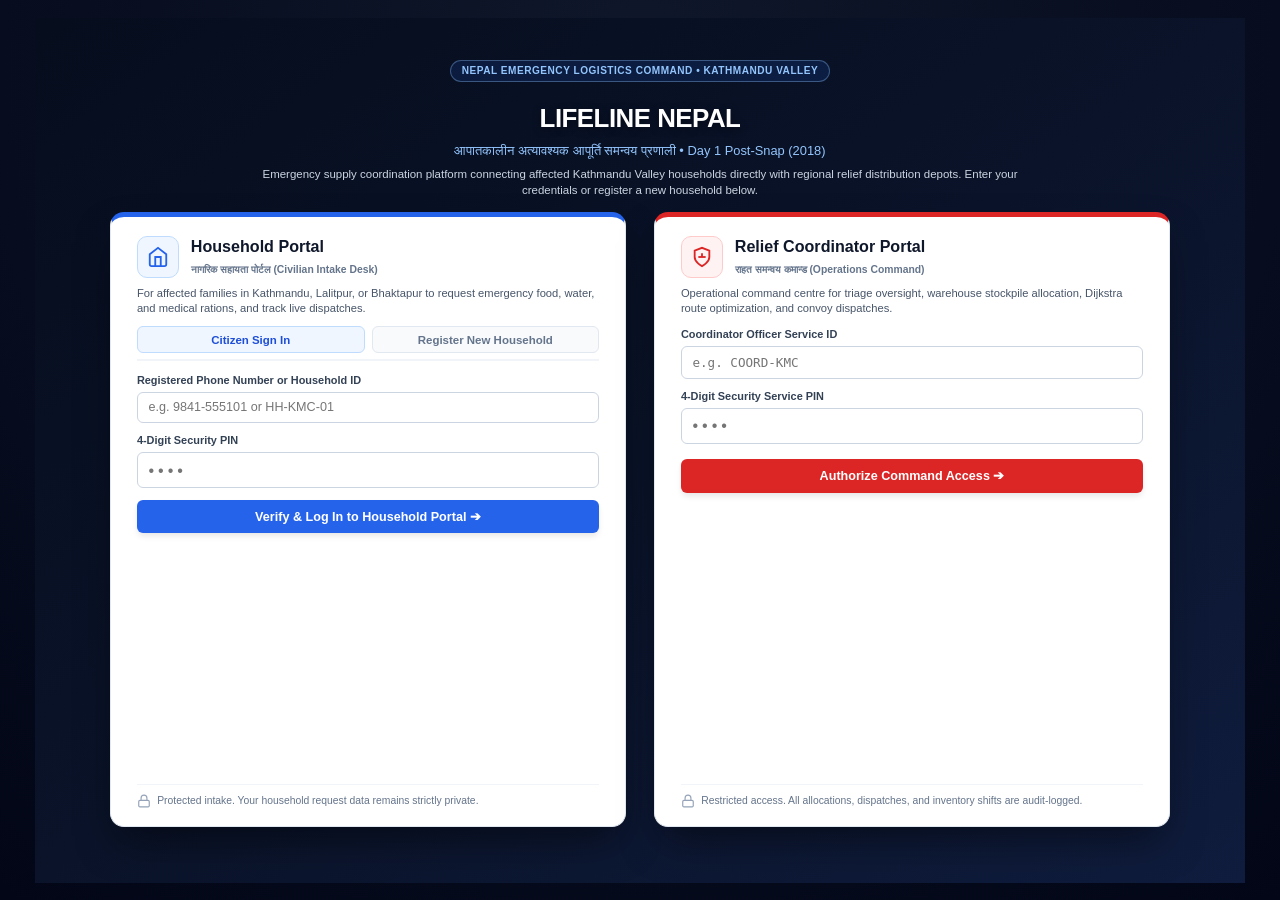
<file: Lifeline/login.html>
<!DOCTYPE html>
<html lang="en">
<head>
  <meta charset="UTF-8">
  <meta name="viewport" content="width=device-width, initial-scale=1.0">
  <title>Lifeline Nepal — Emergency Supply Portal Login &amp; Registration</title>
  <meta name="description" content="Secure portal authentication for Kathmandu Valley emergency essential-supplies distribution.">
  <link rel="stylesheet" href="css/styles.css">
  <style>
    * {
      box-sizing: border-box;
      margin: 0;
      padding: 0;
    }
    html, body {
      width: 100%;
      height: 100vh;
      max-height: 100vh;
      overflow: hidden;
      font-family: -apple-system, BlinkMacSystemFont, "Segoe UI", Roboto, "Helvetica Neue", Arial, sans-serif;
    }
    body {
      background: radial-gradient(circle at 50% 8%, #0f172a 0%, #020617 100%);
      color: #f8fafc;
      display: flex;
      flex-direction: column;
      justify-content: space-between;
      align-items: stretch;
      padding: 1.25rem 2.5rem;
      box-sizing: border-box;
    }
    .auth-gateway-container {
      width: 100%;
      height: 100%;
      display: flex;
      flex-direction: column;
      flex: 1;
      min-height: 0;
    }
    .auth-gateway-hero {
      text-align: center;
      margin-bottom: 1rem;
      flex-shrink: 0;
    }
    .auth-flag-badge {
      display: inline-block;
      padding: 0.2rem 0.8rem;
      background: rgba(37, 99, 235, 0.15);
      border: 1px solid rgba(147, 197, 253, 0.35);
      border-radius: 9999px;
      color: #93c5fd;
      font-size: 0.72rem;
      font-weight: 700;
      letter-spacing: 0.05em;
      text-transform: uppercase;
    }
    .auth-portals-grid {
      display: grid;
      grid-template-columns: 1fr 1fr;
      gap: 2rem;
      width: 100%;
      flex: 1;
      min-height: 0;
      align-items: stretch;
    }
    .auth-portal-card {
      background: #ffffff;
      border-radius: 14px;
      padding: 1.25rem 1.85rem;
      box-shadow: 0 20px 40px -10px rgba(0, 0, 0, 0.5);
      display: flex;
      flex-direction: column;
      width: 100%;
      height: 100%;
      min-height: 0;
      color: #0f172a;
      overflow-y: auto;
    }
    .auth-portal-card.household {
      border-top: 5px solid #2563eb;
    }
    .auth-portal-card.coordinator {
      border-top: 5px solid #dc2626;
    }
    .auth-portal-header {
      display: flex;
      align-items: center;
      gap: 0.85rem;
      margin-bottom: 0.45rem;
      flex-shrink: 0;
    }
    .auth-portal-icon {
      width: 42px;
      height: 42px;
      border-radius: 10px;
      display: flex;
      align-items: center;
      justify-content: center;
      flex-shrink: 0;
    }
    .auth-portal-desc {
      font-size: 0.8rem;
      color: #475569;
      line-height: 1.35;
      margin-bottom: 0.75rem;
      flex-shrink: 0;
    }
    .auth-tabs-row {
      display: flex;
      gap: 0.5rem;
      margin-bottom: 0.75rem;
      border-bottom: 2px solid #f1f5f9;
      padding-bottom: 0.45rem;
      flex-shrink: 0;
    }
    .auth-tab-btn {
      flex: 1;
      padding: 0.45rem 0.65rem;
      font-size: 0.82rem;
      font-weight: 600;
      border-radius: 6px;
      border: 1px solid #e2e8f0;
      background: #f8fafc;
      color: #64748b;
      cursor: pointer;
      transition: all 0.2s ease;
    }
    .auth-tab-btn.active-hh-login {
      background: #eff6ff;
      color: #1d4ed8;
      border-color: #bfdbfe;
      font-weight: 700;
    }
    .auth-tab-btn.active-hh-reg {
      background: #f0fdf4;
      color: #15803d;
      border-color: #bbf7d0;
      font-weight: 700;
    }
    .form-group {
      margin-bottom: 0.65rem;
    }
    .form-label {
      display: block;
      font-size: 0.78rem;
      font-weight: 600;
      color: #334155;
      margin-bottom: 0.25rem;
    }
    .form-input, .form-select {
      width: 100%;
      padding: 0.55rem 0.75rem;
      border: 1px solid #cbd5e1;
      border-radius: 6px;
      font-size: 0.9rem;
      color: #0f172a;
      background: #ffffff;
      transition: border-color 0.2s ease, box-shadow 0.2s ease;
      box-sizing: border-box;
    }
    .form-input:focus, .form-select:focus {
      outline: none;
      border-color: #2563eb;
      box-shadow: 0 0 0 3px rgba(37, 99, 235, 0.15);
    }
    .auth-error-alert {
      background: #fef2f2;
      border: 1px solid #fecaca;
      color: #b91c1c;
      padding: 0.5rem 0.75rem;
      border-radius: 6px;
      font-size: 0.78rem;
      line-height: 1.35;
      margin-bottom: 0.75rem;
    }
    .btn-submit {
      width: 100%;
      display: flex;
      align-items: center;
      justify-content: center;
      gap: 0.5rem;
      padding: 0.65rem 0.85rem;
      font-weight: 700;
      font-size: 0.9rem;
      border: none;
      border-radius: 6px;
      cursor: pointer;
      transition: all 0.2s ease;
      box-shadow: 0 4px 6px -1px rgba(0, 0, 0, 0.1);
      margin-top: 0.25rem;
    }
    .btn-submit.blue {
      background: #2563eb;
      color: #ffffff;
    }
    .btn-submit.blue:hover {
      background: #1d4ed8;
    }
    .btn-submit.green {
      background: #16a34a;
      color: #ffffff;
    }
    .btn-submit.green:hover {
      background: #15803d;
    }
    .btn-submit.red {
      background: #dc2626;
      color: #ffffff;
    }
    .btn-submit.red:hover {
      background: #b91c1c;
    }
    .auth-security-note {
      display: flex;
      align-items: center;
      gap: 0.45rem;
      font-size: 0.74rem;
      color: #64748b;
      margin-top: auto;
      padding-top: 0.65rem;
      border-top: 1px solid #f1f5f9;
      line-height: 1.35;
      flex-shrink: 0;
    }

    .form-grid-2 {
      display: grid;
      grid-template-columns: 1fr 1fr;
      gap: 0.75rem;
      margin-bottom: 0.5rem;
    }
    .form-grid-3 {
      display: grid;
      grid-template-columns: 1.4fr 0.8fr 1.8fr;
      gap: 0.75rem;
      margin-bottom: 0.5rem;
    }

    @media (max-width: 900px), (max-height: 600px) {
      html, body {
        height: auto;
        max-height: none;
        overflow-y: auto;
      }
      body {
        padding: 1.25rem 1rem;
      }
      .auth-portals-grid {
        grid-template-columns: 1fr;
        gap: 1.5rem;
      }
      .auth-portal-card {
        height: auto;
      }
    }
  </style>
</head>
<body>

  <div class="auth-gateway-container">
    
    <!-- Hero Branding Header (Compact & Sleek) -->
    <div class="auth-gateway-hero">
      <div class="auth-flag-badge">
        NEPAL EMERGENCY LOGISTICS COMMAND • KATHMANDU VALLEY
      </div>
      <h1 style="font-size: 1.85rem; font-weight: 800; color: #ffffff; letter-spacing: -0.02em; margin-top: 0.35rem; margin-bottom: 0.15rem;">
        LIFELINE NEPAL
      </h1>
      <h2 style="font-size: 0.92rem; color: #93c5fd; font-weight: 500; margin-top: 0.1rem; margin-bottom: 0.35rem;">
        आपातकालीन अत्यावश्यक आपूर्ति समन्वय प्रणाली • Day 1 Post-Snap (2018)
      </h2>
      <p style="max-width: 760px; margin: 0 auto; font-size: 0.82rem; color: #cbd5e1; line-height: 1.4;">
        Emergency supply coordination platform connecting affected Kathmandu Valley households directly with regional relief distribution depots. Enter your credentials or register a new household below.
      </p>

      <!-- Active Session Alert Banner (if already signed in) -->
      <div id="active-session-banner" style="display: none; max-width: 720px; margin: 0.75rem auto 0; background: rgba(30, 41, 59, 0.85); border: 1px solid rgba(147, 197, 253, 0.4); border-radius: 8px; padding: 0.5rem 1rem; color: #f8fafc; font-size: 0.82rem;">
        <div style="display: flex; justify-content: space-between; align-items: center; flex-wrap: wrap; gap: 0.5rem;">
          <div>
            <span>Currently logged in as: <strong id="active-user-name" style="color: #60a5fa;"></strong></span>
            <span id="active-user-role" style="font-size: 0.76rem; color: #94a3b8; margin-left: 0.4rem;"></span>
          </div>
          <div style="display: flex; gap: 0.5rem;">
            <a href="index.html" class="btn btn-primary" style="padding: 0.3rem 0.75rem; font-size: 0.78rem; font-weight: 700; text-decoration: none; border-radius: 4px; background: #2563eb; color: #fff;">
              Go to Dashboard ➔
            </a>
            <button type="button" id="btn-session-signout" style="padding: 0.3rem 0.75rem; font-size: 0.78rem; font-weight: 600; border-radius: 4px; background: rgba(220, 38, 38, 0.2); border: 1px solid rgba(220, 38, 38, 0.5); color: #fca5a5; cursor: pointer;">
              Switch Account
            </button>
          </div>
        </div>
      </div>
    </div>

    <!-- Dual Portals Grid (Fills full viewport height & width) -->
    <div class="auth-portals-grid">

      <!-- Entry Point 1: Household Citizen Portal -->
      <div class="auth-portal-card household">
        
        <div class="auth-portal-header">
          <div class="auth-portal-icon" style="background: #eff6ff; color: #2563eb; border: 1px solid #bfdbfe;">
            <svg width="22" height="22" viewBox="0 0 24 24" fill="none" stroke="currentColor" stroke-width="2">
              <path d="M3 9l9-7 9 7v11a2 2 0 0 1-2 2H5a2 2 0 0 1-2-2z"></path>
              <polyline points="9 22 9 12 15 12 15 22"></polyline>
            </svg>
          </div>
          <div>
            <h3 style="font-size: 1.15rem; font-weight: 700; color: #0f172a; margin: 0;">Household Portal</h3>
            <span class="auth-sub" style="font-size: 0.74rem; color: #64748b; font-weight: 600;">नागरिक सहायता पोर्टल (Civilian Intake Desk)</span>
          </div>
        </div>

        <p class="auth-portal-desc">
          For affected families in Kathmandu, Lalitpur, or Bhaktapur to request emergency food, water, and medical rations, and track live dispatches.
        </p>

        <!-- Mode Switcher Tabs -->
        <div class="auth-tabs-row">
          <button type="button" class="auth-tab-btn active-hh-login" id="tab-btn-hh-login">
            Citizen Sign In
          </button>
          <button type="button" class="auth-tab-btn" id="tab-btn-hh-reg">
            Register New Household
          </button>
        </div>

        <!-- Tab 1: Household Sign In Form -->
        <div id="hh-login-panel">
          <div class="form-group">
            <label class="form-label" for="hh-login-id">
              Registered Phone Number or Household ID
            </label>
            <input type="text" id="hh-login-id" class="form-input" placeholder="e.g. 9841-555101 or HH-KMC-01" autocomplete="username">
          </div>

          <div class="form-group" style="margin-bottom: 0.85rem;">
            <label class="form-label" for="hh-login-pin">
              4-Digit Security PIN
            </label>
            <input type="password" id="hh-login-pin" class="form-input" placeholder="••••" maxlength="4" autocomplete="current-password" style="font-size: 1.15rem; letter-spacing: 0.25em;">
          </div>

          <div id="hh-login-error" class="auth-error-alert" style="display: none;"></div>

          <button type="button" id="btn-hh-login" class="btn-submit blue">
            Verify &amp; Log In to Household Portal ➔
          </button>
        </div>

        <!-- Tab 2: Household Registration Form (Compact Full-Width Grid) -->
        <div id="hh-reg-panel" style="display: none;">
          <div class="form-grid-2">
            <div class="form-group" style="margin: 0;">
              <label class="form-label" for="hh-reg-name">
                Full Name / Head <span style="color: #dc2626;">*</span>
              </label>
              <input type="text" id="hh-reg-name" class="form-input" placeholder="e.g. Ramesh Adhikari">
            </div>

            <div class="form-group" style="margin: 0;">
              <label class="form-label" for="hh-reg-phone">
                Contact Phone <span style="color: #dc2626;">*</span>
              </label>
              <input type="tel" id="hh-reg-phone" class="form-input" placeholder="e.g. 9841-123456">
            </div>
          </div>

          <div class="form-grid-3">
            <div class="form-group" style="margin: 0;">
              <label class="form-label" for="hh-reg-muni">
                Municipality <span style="color: #dc2626;">*</span>
              </label>
              <select id="hh-reg-muni" class="form-select">
                <option value="Kathmandu Metropolitan City">Kathmandu Metro</option>
                <option value="Lalitpur Metropolitan City">Lalitpur Metro</option>
                <option value="Bhaktapur Municipality">Bhaktapur Muni</option>
              </select>
            </div>
            <div class="form-group" style="margin: 0;">
              <label class="form-label" for="hh-reg-ward">
                Ward # <span style="color: #dc2626;">*</span>
              </label>
              <input type="number" id="hh-reg-ward" class="form-input" placeholder="Ward" min="1" max="32" value="3">
            </div>
            <div class="form-group" style="margin: 0;">
              <label class="form-label" for="hh-reg-locality">
                Locality / Landmark
              </label>
              <input type="text" id="hh-reg-locality" class="form-input" placeholder="e.g. Maharajgunj">
            </div>
          </div>

          <div class="form-group" style="margin-bottom: 0.85rem;">
            <label class="form-label" for="hh-reg-pin">
              Create 4-Digit Security PIN <span style="color: #dc2626;">*</span>
            </label>
            <input type="password" id="hh-reg-pin" class="form-input" placeholder="••••" maxlength="4" autocomplete="new-password" style="font-size: 1.15rem; letter-spacing: 0.25em;">
          </div>

          <div id="hh-reg-error" class="auth-error-alert" style="display: none;"></div>

          <button type="button" id="btn-hh-register" class="btn-submit green">
            Register Account &amp; Access Dashboard ➔
          </button>
        </div>

        <div class="auth-security-note">
          <svg width="14" height="14" viewBox="0 0 24 24" fill="none" stroke="currentColor" stroke-width="2">
            <rect x="3" y="11" width="18" height="11" rx="2" ry="2"></rect>
            <path d="M7 11V7a5 5 0 0 1 10 0v4"></path>
          </svg>
          Protected intake. Your household request data remains strictly private.
        </div>
      </div>

      <!-- Entry Point 2: Relief Coordinator Command -->
      <div class="auth-portal-card coordinator">
        
        <div class="auth-portal-header">
          <div class="auth-portal-icon" style="background: #fef2f2; color: #dc2626; border: 1px solid #fecaca;">
            <svg width="22" height="22" viewBox="0 0 24 24" fill="none" stroke="currentColor" stroke-width="2">
              <path d="M12 22s8-4 8-10V5l-8-3-8 3v7c0 6 8 10 8 10z"></path>
              <line x1="12" y1="8" x2="12" y2="12"></line>
              <line x1="8" y1="12" x2="16" y2="12"></line>
            </svg>
          </div>
          <div>
            <h3 style="font-size: 1.15rem; font-weight: 700; color: #0f172a; margin: 0;">Relief Coordinator Portal</h3>
            <span class="auth-sub" style="font-size: 0.74rem; color: #64748b; font-weight: 600;">राहत समन्वय कमान्ड (Operations Command)</span>
          </div>
        </div>

        <p class="auth-portal-desc">
          Operational command centre for triage oversight, warehouse stockpile allocation, Dijkstra route optimization, and convoy dispatches.
        </p>

        <div class="form-group">
          <label class="form-label" for="coord-login-id">
            Coordinator Officer Service ID
          </label>
          <input type="text" id="coord-login-id" class="form-input" placeholder="e.g. COORD-KMC" autocomplete="username" style="font-family: monospace;">
        </div>

        <div class="form-group" style="margin-bottom: 0.85rem;">
          <label class="form-label" for="coord-login-pin">
            4-Digit Security Service PIN
          </label>
          <input type="password" id="coord-login-pin" class="form-input" placeholder="••••" maxlength="4" autocomplete="current-password" style="font-size: 1.15rem; letter-spacing: 0.25em;">
        </div>

        <div id="coord-login-error" class="auth-error-alert" style="display: none;"></div>

        <button type="button" id="btn-coord-login" class="btn-submit red">
          Authorize Command Access ➔
        </button>

        <div class="auth-security-note">
          <svg width="14" height="14" viewBox="0 0 24 24" fill="none" stroke="currentColor" stroke-width="2">
            <rect x="3" y="11" width="18" height="11" rx="2" ry="2"></rect>
            <path d="M7 11V7a5 5 0 0 1 10 0v4"></path>
          </svg>
          Restricted access. All allocations, dispatches, and inventory shifts are audit-logged.
        </div>
      </div>

    </div>

  </div>

  <!-- Dependencies -->
  <script src="js/data.js"></script>
  <script>
    (function () {
      // Check if user is already logged in
      var activeUser = LifelineData.getCurrentAuthUser();
      var sessionBanner = document.getElementById('active-session-banner');
      var sessionUserName = document.getElementById('active-user-name');
      var sessionUserRole = document.getElementById('active-user-role');
      var btnSessionSignout = document.getElementById('btn-session-signout');

      if (activeUser && sessionBanner) {
        sessionBanner.style.display = 'block';
        if (sessionUserName) sessionUserName.textContent = activeUser.name;
        if (sessionUserRole) {
          sessionUserRole.textContent = activeUser.role === 'household'
            ? 'Household Portal • ' + activeUser.municipality + ' (Ward ' + activeUser.ward + ')'
            : 'Coordinator Portal • ' + (activeUser.title || 'Relief Command');
        }
      }

      if (btnSessionSignout) {
        btnSessionSignout.addEventListener('click', function () {
          LifelineData.clearAuthUser();
          if (sessionBanner) sessionBanner.style.display = 'none';
        });
      }

      // Household Tab Switcher
      var tabHhLogin = document.getElementById('tab-btn-hh-login');
      var tabHhReg = document.getElementById('tab-btn-hh-reg');
      var panelHhLogin = document.getElementById('hh-login-panel');
      var panelHhReg = document.getElementById('hh-reg-panel');

      if (tabHhLogin && tabHhReg && panelHhLogin && panelHhReg) {
        tabHhLogin.addEventListener('click', function () {
          tabHhLogin.className = 'auth-tab-btn active-hh-login';
          tabHhReg.className = 'auth-tab-btn';
          panelHhLogin.style.display = 'block';
          panelHhReg.style.display = 'none';
        });

        tabHhReg.addEventListener('click', function () {
          tabHhReg.className = 'auth-tab-btn active-hh-reg';
          tabHhLogin.className = 'auth-tab-btn';
          panelHhReg.style.display = 'block';
          panelHhLogin.style.display = 'none';
        });
      }

      function showErr(el, msg) {
        if (!el) return;
        el.textContent = msg;
        el.style.display = 'block';
      }

      // Household Login
      var btnHhLogin = document.getElementById('btn-hh-login');
      var hhLoginIdInput = document.getElementById('hh-login-id');
      var hhLoginPinInput = document.getElementById('hh-login-pin');
      var hhLoginError = document.getElementById('hh-login-error');

      function doHhLogin() {
        if (hhLoginError) hhLoginError.style.display = 'none';
        var id = hhLoginIdInput ? hhLoginIdInput.value.trim() : '';
        var pin = hhLoginPinInput ? hhLoginPinInput.value.trim() : '';

        if (!id) {
          showErr(hhLoginError, 'Please enter your registered phone number or Household ID.');
          if (hhLoginIdInput) hhLoginIdInput.focus();
          return;
        }
        if (!pin || pin.length < 4) {
          showErr(hhLoginError, 'Please enter your 4-digit security PIN.');
          if (hhLoginPinInput) hhLoginPinInput.focus();
          return;
        }

        var res = LifelineData.authenticate(id, pin);
        if (!res.success) {
          showErr(hhLoginError, res.error);
          return;
        }

        // Successfully authenticated -> Redirect to Dashboard
        window.location.href = 'index.html';
      }

      if (btnHhLogin) btnHhLogin.addEventListener('click', doHhLogin);
      if (hhLoginIdInput) {
        hhLoginIdInput.addEventListener('keydown', function (e) {
          if (e.key === 'Enter') {
            if (hhLoginPinInput && !hhLoginPinInput.value) hhLoginPinInput.focus();
            else doHhLogin();
          }
        });
      }
      if (hhLoginPinInput) {
        hhLoginPinInput.addEventListener('keydown', function (e) {
          if (e.key === 'Enter') doHhLogin();
        });
      }

      // Household Registration
      var btnHhReg = document.getElementById('btn-hh-register');
      var hhRegError = document.getElementById('hh-reg-error');

      function doHhRegister() {
        if (hhRegError) hhRegError.style.display = 'none';
        var name = document.getElementById('hh-reg-name') ? document.getElementById('hh-reg-name').value.trim() : '';
        var phone = document.getElementById('hh-reg-phone') ? document.getElementById('hh-reg-phone').value.trim() : '';
        var muni = document.getElementById('hh-reg-muni') ? document.getElementById('hh-reg-muni').value : '';
        var ward = document.getElementById('hh-reg-ward') ? document.getElementById('hh-reg-ward').value.trim() : '';
        var locality = document.getElementById('hh-reg-locality') ? document.getElementById('hh-reg-locality').value.trim() : '';
        var pin = document.getElementById('hh-reg-pin') ? document.getElementById('hh-reg-pin').value.trim() : '';

        if (!name) {
          showErr(hhRegError, 'Please enter the full name of the household head.');
          return;
        }
        if (!phone) {
          showErr(hhRegError, 'Please enter an emergency contact phone number.');
          return;
        }
        if (!ward || parseInt(ward, 10) < 1 || parseInt(ward, 10) > 32) {
          showErr(hhRegError, 'Please enter a valid Ward number between 1 and 32.');
          return;
        }
        if (!pin || pin.length < 4) {
          showErr(hhRegError, 'Please set a 4-digit PIN for account security.');
          return;
        }

        var res = LifelineData.registerHousehold({
          name: name,
          phone: phone,
          municipality: muni,
          ward: ward,
          locality: locality,
          pin: pin
        });

        if (!res.success) {
          showErr(hhRegError, res.error);
          return;
        }

        // Successfully registered and authenticated -> Redirect to Dashboard
        window.location.href = 'index.html';
      }

      if (btnHhReg) btnHhReg.addEventListener('click', doHhRegister);
      var hhRegPin = document.getElementById('hh-reg-pin');
      if (hhRegPin) {
        hhRegPin.addEventListener('keydown', function (e) {
          if (e.key === 'Enter') doHhRegister();
        });
      }

      // Coordinator Login
      var btnCoordLogin = document.getElementById('btn-coord-login');
      var coordIdInput = document.getElementById('coord-login-id');
      var coordPinInput = document.getElementById('coord-login-pin');
      var coordError = document.getElementById('coord-login-error');

      function doCoordLogin() {
        if (coordError) coordError.style.display = 'none';
        var id = coordIdInput ? coordIdInput.value.trim() : '';
        var pin = coordPinInput ? coordPinInput.value.trim() : '';

        if (!id) {
          showErr(coordError, 'Please enter your Coordinator Officer ID (e.g. COORD-KMC).');
          if (coordIdInput) coordIdInput.focus();
          return;
        }
        if (!pin || pin.length < 4) {
          showErr(coordError, 'Please enter your 4-digit service PIN.');
          if (coordPinInput) coordPinInput.focus();
          return;
        }

        var res = LifelineData.authenticate(id, pin);
        if (!res.success) {
          showErr(coordError, res.error);
          return;
        }

        // Successfully authenticated -> Redirect to Dashboard
        window.location.href = 'index.html';
      }

      if (btnCoordLogin) btnCoordLogin.addEventListener('click', doCoordLogin);
      if (coordIdInput) {
        coordIdInput.addEventListener('keydown', function (e) {
          if (e.key === 'Enter') {
            if (coordPinInput && !coordPinInput.value) coordPinInput.focus();
            else doCoordLogin();
          }
        });
      }
      if (coordPinInput) {
        coordPinInput.addEventListener('keydown', function (e) {
          if (e.key === 'Enter') doCoordLogin();
        });
      }
    })();
  </script>
</body>
</html>
</file>
<file: css/styles.css>
/* ==========================================================================
   Lifeline — Emergency Essential Supplies Coordination Platform
   Design System & Master Stylesheet
   Tailored for Flipkart APM '29 Case Study & Operational Command
   ========================================================================== */

:root {
  /* Core Brand & Structural Navy Palette */
  --navy-950: #060d1d;
  --navy-900: #0a1329;
  --navy-850: #0f1c3d;
  --navy-800: #13244d;
  --navy-700: #1e3a8a;
  --navy-600: #2563eb;
  --navy-500: #3b82f6;
  --navy-100: #dbeafe;
  --navy-50: #eff6ff;

  /* Neutrals & Surfaces */
  --slate-900: #0f172a;
  --slate-800: #1e293b;
  --slate-700: #334155;
  --slate-600: #475569;
  --slate-500: #64748b;
  --slate-400: #94a3b8;
  --slate-300: #cbd5e1;
  --slate-200: #e2e8f0;
  --slate-100: #f1f5f9;
  --slate-50: #f8fafc;
  --white: #ffffff;

  /* Clinical Status Accents (Restrained & High Contrast) */
  --status-critical: #dc2626;
  --status-critical-bg: #fef2f2;
  --status-critical-border: #fecaca;
  --status-critical-text: #991b1b;

  --status-high: #d97706;
  --status-high-bg: #fffbeb;
  --status-high-border: #fde68a;
  --status-high-text: #92400e;

  --status-standard: #2563eb;
  --status-standard-bg: #eff6ff;
  --status-standard-border: #bfdbfe;
  --status-standard-text: #1e40af;

  --status-success: #059669;
  --status-success-bg: #ecfdf5;
  --status-success-border: #a7f3d0;
  --status-success-text: #065f46;

  --status-dispatched: #7c3aed;
  --status-dispatched-bg: #f5f3ff;
  --status-dispatched-border: #ddd6fe;
  --status-dispatched-text: #5b21b6;

  /* Layout Constants */
  --sidebar-width: 260px;
  --header-height: 64px;
  --radius-sm: 4px;
  --radius-md: 8px;
  --radius-lg: 12px;
  --radius-xl: 16px;

  /* Shadows */
  --shadow-xs: 0 1px 2px 0 rgba(15, 23, 42, 0.05);
  --shadow-sm: 0 1px 3px 0 rgba(15, 23, 42, 0.08), 0 1px 2px -1px rgba(15, 23, 42, 0.05);
  --shadow-md: 0 4px 6px -1px rgba(15, 23, 42, 0.08), 0 2px 4px -2px rgba(15, 23, 42, 0.05);
  --shadow-lg: 0 10px 15px -3px rgba(15, 23, 42, 0.1), 0 4px 6px -4px rgba(15, 23, 42, 0.05);
  --shadow-drawer: -4px 0 24px rgba(15, 23, 42, 0.15);

  /* Typography */
  --font-stack: -apple-system, BlinkMacSystemFont, "Segoe UI", Roboto, "Helvetica Neue", Arial, sans-serif;
  --font-mono: ui-monospace, SFMono-Regular, Menlo, Monaco, Consolas, "Liberation Mono", monospace;

  /* Transitions */
  --transition-fast: 150ms cubic-bezier(0.4, 0, 0.2, 1);
  --transition-normal: 250ms cubic-bezier(0.4, 0, 0.2, 1);
}

/* Base & Reset */
*, *::before, *::after {
  box-sizing: border-box;
  margin: 0;
  padding: 0;
}

html, body {
  height: 100%;
  font-family: var(--font-stack);
  font-size: 14px;
  line-height: 1.5;
  color: var(--slate-900);
  background-color: var(--slate-100);
  -webkit-font-smoothing: antialiased;
  -moz-osx-font-smoothing: grayscale;
}

button, input, select, textarea {
  font-family: inherit;
  font-size: inherit;
  color: inherit;
}

button {
  cursor: pointer;
  background: none;
  border: none;
}

a {
  color: inherit;
  text-decoration: none;
}

/* ==========================================================================
   Layout Shell
   ========================================================================== */

#app-container {
  display: flex;
  height: 100vh;
  overflow: hidden;
  background-color: var(--slate-100);
}

/* --------------------------------------------------------------------------
   Sidebar
   -------------------------------------------------------------------------- */
#app-sidebar {
  width: var(--sidebar-width);
  background-color: var(--navy-900);
  color: var(--slate-300);
  display: flex;
  flex-direction: column;
  flex-shrink: 0;
  border-right: 1px solid var(--navy-800);
  transition: transform var(--transition-normal);
  z-index: 100;
}

.sidebar-header {
  padding: 1.25rem 1.25rem 1rem;
  border-bottom: 1px solid var(--navy-800);
  display: flex;
  align-items: center;
  justify-content: space-between;
}

.brand-wrapper {
  display: flex;
  align-items: center;
  gap: 0.75rem;
}

.brand-icon {
  width: 34px;
  height: 34px;
  background: linear-gradient(135deg, #2563eb, #1d4ed8);
  border-radius: var(--radius-md);
  display: flex;
  align-items: center;
  justify-content: center;
  color: var(--white);
  box-shadow: 0 2px 8px rgba(37, 99, 235, 0.4);
}

.brand-title {
  display: flex;
  flex-direction: column;
}

.brand-title h1 {
  font-size: 1.15rem;
  font-weight: 700;
  color: var(--white);
  letter-spacing: -0.02em;
  line-height: 1.2;
}

.brand-title .brand-sub {
  font-size: 0.7rem;
  font-weight: 500;
  text-transform: uppercase;
  letter-spacing: 0.06em;
  color: var(--slate-400);
}

/* Crisis Context Pill */
.crisis-context-badge {
  margin: 0.85rem 1.25rem 0.5rem;
  padding: 0.45rem 0.65rem;
  background: rgba(30, 58, 138, 0.4);
  border: 1px solid rgba(59, 130, 246, 0.25);
  border-radius: var(--radius-md);
  font-size: 0.72rem;
  color: var(--navy-100);
  display: flex;
  align-items: center;
  gap: 0.5rem;
}

.crisis-dot {
  width: 7px;
  height: 7px;
  border-radius: 50%;
  background-color: #3b82f6;
  box-shadow: 0 0 6px #3b82f6;
  animation: pulseDot 2s infinite ease-in-out;
}

@keyframes pulseDot {
  0%, 100% { opacity: 1; transform: scale(1); }
  50% { opacity: 0.5; transform: scale(0.85); }
}

/* Mode Switcher inside Sidebar */
.role-switcher-card {
  margin: 0.75rem 1.25rem 1rem;
  padding: 0.35rem;
  background-color: var(--navy-950);
  border-radius: var(--radius-md);
  display: flex;
  gap: 0.25rem;
  border: 1px solid var(--navy-800);
}

.role-tab-btn {
  flex: 1;
  display: flex;
  align-items: center;
  justify-content: center;
  gap: 0.4rem;
  padding: 0.5rem 0.4rem;
  font-size: 0.76rem;
  font-weight: 600;
  color: var(--slate-400);
  border-radius: var(--radius-sm);
  transition: all var(--transition-fast);
}

.role-tab-btn:hover {
  color: var(--white);
  background-color: rgba(255, 255, 255, 0.05);
}

.role-tab-btn.active {
  background-color: var(--navy-700);
  color: var(--white);
  box-shadow: var(--shadow-xs);
}

/* Sidebar Navigation */
.sidebar-nav {
  flex: 1;
  overflow-y: auto;
  padding: 0.5rem 0.75rem;
}

.nav-section-title {
  font-size: 0.68rem;
  text-transform: uppercase;
  font-weight: 700;
  letter-spacing: 0.08em;
  color: var(--slate-500);
  padding: 0.6rem 0.5rem 0.3rem;
}

.nav-link {
  display: flex;
  align-items: center;
  justify-content: space-between;
  padding: 0.6rem 0.75rem;
  border-radius: var(--radius-md);
  color: var(--slate-300);
  font-weight: 500;
  font-size: 0.85rem;
  transition: all var(--transition-fast);
  margin-bottom: 0.2rem;
}

.nav-link:hover {
  background-color: var(--navy-800);
  color: var(--white);
}

.nav-link.active {
  background-color: var(--navy-600);
  color: var(--white);
}

.nav-link-left {
  display: flex;
  align-items: center;
  gap: 0.65rem;
}

.nav-link svg {
  flex-shrink: 0;
  stroke: currentColor;
}

.nav-badge {
  background-color: var(--navy-800);
  color: var(--slate-200);
  font-size: 0.72rem;
  font-weight: 600;
  padding: 0.1rem 0.45rem;
  border-radius: 9999px;
}

.nav-link.active .nav-badge {
  background-color: rgba(255, 255, 255, 0.2);
  color: var(--white);
}

.nav-badge.urgent {
  background-color: var(--status-critical);
  color: var(--white);
}

/* Sidebar Footer */
.sidebar-footer {
  padding: 1rem 1.25rem;
  border-top: 1px solid var(--navy-800);
  display: flex;
  flex-direction: column;
  gap: 0.5rem;
}

.btn-reset-demo {
  display: flex;
  align-items: center;
  justify-content: center;
  gap: 0.5rem;
  width: 100%;
  padding: 0.5rem;
  background-color: rgba(239, 68, 68, 0.1);
  border: 1px solid rgba(239, 68, 68, 0.3);
  color: #fca5a5;
  font-size: 0.78rem;
  font-weight: 600;
  border-radius: var(--radius-md);
  transition: all var(--transition-fast);
}

.btn-reset-demo:hover {
  background-color: rgba(239, 68, 68, 0.2);
  color: #ffffff;
  border-color: rgba(239, 68, 68, 0.5);
}

.system-status-indicator {
  display: flex;
  align-items: center;
  justify-content: space-between;
  font-size: 0.72rem;
  color: var(--slate-400);
  padding-top: 0.25rem;
}

.status-pill-green {
  display: inline-flex;
  align-items: center;
  gap: 0.35rem;
  color: #34d399;
  font-weight: 500;
}

.status-pill-green::before {
  content: '';
  width: 6px;
  height: 6px;
  border-radius: 50%;
  background-color: #10b981;
}

/* --------------------------------------------------------------------------
   Main Content Area
   -------------------------------------------------------------------------- */
#app-main {
  flex: 1;
  display: flex;
  flex-direction: column;
  overflow: hidden;
  background-color: var(--slate-100);
  position: relative;
}

/* Top Operational Header */
#app-header {
  height: var(--header-height);
  background-color: var(--white);
  border-bottom: 1px solid var(--slate-200);
  display: flex;
  align-items: center;
  justify-content: space-between;
  padding: 0 1.5rem;
  flex-shrink: 0;
  z-index: 50;
  box-shadow: var(--shadow-xs);
}

.header-left {
  display: flex;
  align-items: center;
  gap: 1rem;
}

.mobile-menu-btn {
  display: none;
  padding: 0.4rem;
  border-radius: var(--radius-md);
  color: var(--slate-700);
}

.mobile-menu-btn:hover {
  background-color: var(--slate-100);
}

.header-title-group h2 {
  font-size: 1.15rem;
  font-weight: 700;
  color: var(--slate-900);
  letter-spacing: -0.01em;
  display: flex;
  align-items: center;
  gap: 0.65rem;
}

.header-title-group .header-desc {
  font-size: 0.75rem;
  color: var(--slate-500);
}

.header-right {
  display: flex;
  align-items: center;
  gap: 0.75rem;
}

.mode-badge-indicator {
  display: inline-flex;
  align-items: center;
  gap: 0.4rem;
  padding: 0.35rem 0.75rem;
  border-radius: 9999px;
  font-size: 0.76rem;
  font-weight: 600;
  letter-spacing: 0.02em;
}

.mode-badge-indicator.coordinator {
  background-color: var(--navy-100);
  color: var(--navy-700);
  border: 1px solid var(--navy-500);
}

.mode-badge-indicator.household {
  background-color: var(--status-high-bg);
  color: var(--status-high-text);
  border: 1px solid var(--status-high-border);
}

/* App View Container */
.view-viewport {
  flex: 1;
  overflow-y: auto;
  padding: 1.5rem;
}

.view-section {
  display: none;
  animation: fadeIn var(--transition-fast) ease-in-out;
}

.view-section.active {
  display: block;
}

@keyframes fadeIn {
  from { opacity: 0; transform: translateY(4px); }
  to { opacity: 1; transform: translateY(0); }
}

/* ==========================================================================
   Common UI Components: Cards, Buttons, Badges, Tables
   ========================================================================== */

/* Cards */
.card {
  background-color: var(--white);
  border: 1px solid var(--slate-200);
  border-radius: var(--radius-lg);
  box-shadow: var(--shadow-sm);
  transition: box-shadow var(--transition-fast), border-color var(--transition-fast);
}

.card:hover {
  box-shadow: var(--shadow-md);
  border-color: var(--slate-300);
}

.card-header {
  padding: 1rem 1.25rem;
  border-bottom: 1px solid var(--slate-200);
  display: flex;
  align-items: center;
  justify-content: space-between;
}

.card-title {
  font-size: 0.95rem;
  font-weight: 700;
  color: var(--slate-900);
  display: flex;
  align-items: center;
  gap: 0.5rem;
}

.card-body {
  padding: 1.25rem;
}

/* KPI Summary Cards Grid */
.kpi-grid {
  display: grid;
  grid-template-columns: repeat(auto-fit, minmax(210px, 1fr));
  gap: 1rem;
  margin-bottom: 1.5rem;
}

.kpi-card {
  background-color: var(--white);
  border: 1px solid var(--slate-200);
  border-radius: var(--radius-lg);
  padding: 1.15rem;
  box-shadow: var(--shadow-sm);
  position: relative;
  overflow: hidden;
  transition: transform var(--transition-fast), box-shadow var(--transition-fast);
}

.kpi-card:hover {
  transform: translateY(-2px);
  box-shadow: var(--shadow-md);
}

.kpi-card-header {
  display: flex;
  align-items: center;
  justify-content: space-between;
  margin-bottom: 0.5rem;
}

.kpi-label {
  font-size: 0.75rem;
  font-weight: 600;
  text-transform: uppercase;
  letter-spacing: 0.05em;
  color: var(--slate-500);
}

.kpi-icon-wrap {
  width: 32px;
  height: 32px;
  border-radius: var(--radius-md);
  display: flex;
  align-items: center;
  justify-content: center;
}

.kpi-value {
  font-size: 1.75rem;
  font-weight: 800;
  color: var(--slate-900);
  line-height: 1.1;
  letter-spacing: -0.02em;
}

.kpi-subtitle {
  font-size: 0.72rem;
  color: var(--slate-500);
  margin-top: 0.4rem;
  display: flex;
  align-items: center;
  gap: 0.35rem;
}

/* KPI color variants */
.kpi-card.urgent {
  border-left: 4px solid var(--status-critical);
}
.kpi-card.urgent .kpi-icon-wrap {
  background-color: var(--status-critical-bg);
  color: var(--status-critical);
}

.kpi-card.active-req {
  border-left: 4px solid var(--navy-600);
}
.kpi-card.active-req .kpi-icon-wrap {
  background-color: var(--navy-50);
  color: var(--navy-600);
}

.kpi-card.supplies {
  border-left: 4px solid #0891b2;
}
.kpi-card.supplies .kpi-icon-wrap {
  background-color: #ecfeff;
  color: #0891b2;
}

.kpi-card.dispatched {
  border-left: 4px solid var(--status-dispatched);
}
.kpi-card.dispatched .kpi-icon-wrap {
  background-color: var(--status-dispatched-bg);
  color: var(--status-dispatched);
}

.kpi-card.fulfilled {
  border-left: 4px solid var(--status-success);
}
.kpi-card.fulfilled .kpi-icon-wrap {
  background-color: var(--status-success-bg);
  color: var(--status-success);
}

/* Buttons */
.btn {
  display: inline-flex;
  align-items: center;
  justify-content: center;
  gap: 0.45rem;
  padding: 0.5rem 0.9rem;
  font-size: 0.82rem;
  font-weight: 600;
  border-radius: var(--radius-md);
  transition: all var(--transition-fast);
  white-space: nowrap;
}

.btn-primary {
  background-color: var(--navy-600);
  color: var(--white);
  border: 1px solid var(--navy-600);
  box-shadow: 0 1px 2px rgba(37, 99, 235, 0.2);
}

.btn-primary:hover {
  background-color: var(--navy-700);
  border-color: var(--navy-700);
}

.btn-secondary {
  background-color: var(--white);
  color: var(--slate-700);
  border: 1px solid var(--slate-300);
}

.btn-secondary:hover {
  background-color: var(--slate-100);
  color: var(--slate-900);
  border-color: var(--slate-400);
}

.btn-danger {
  background-color: var(--status-critical);
  color: var(--white);
  border: 1px solid var(--status-critical);
}

.btn-danger:hover {
  background-color: #b91c1c;
}

.btn-success {
  background-color: var(--status-success);
  color: var(--white);
  border: 1px solid var(--status-success);
}

.btn-success:hover {
  background-color: #047857;
}

.btn-sm {
  padding: 0.35rem 0.65rem;
  font-size: 0.75rem;
}

.btn:disabled {
  opacity: 0.5;
  cursor: not-allowed;
  pointer-events: none;
}

/* Badges & Status Pills */
.badge {
  display: inline-flex;
  align-items: center;
  gap: 0.35rem;
  padding: 0.2rem 0.55rem;
  border-radius: 9999px;
  font-size: 0.72rem;
  font-weight: 600;
  text-transform: capitalize;
  line-height: 1.2;
}

/* Urgency Badges */
.badge-critical {
  background-color: var(--status-critical-bg);
  color: var(--status-critical-text);
  border: 1px solid var(--status-critical-border);
}

.badge-high {
  background-color: var(--status-high-bg);
  color: var(--status-high-text);
  border: 1px solid var(--status-high-border);
}

.badge-standard {
  background-color: var(--status-standard-bg);
  color: var(--status-standard-text);
  border: 1px solid var(--status-standard-border);
}

/* Status Badges */
.badge-submitted {
  background-color: var(--slate-100);
  color: var(--slate-700);
  border: 1px solid var(--slate-300);
}

.badge-under_review {
  background-color: #fef3c7;
  color: #92400e;
  border: 1px solid #fde68a;
}

.badge-allocated {
  background-color: var(--navy-50);
  color: var(--navy-700);
  border: 1px solid var(--navy-100);
}

.badge-dispatched {
  background-color: var(--status-dispatched-bg);
  color: var(--status-dispatched-text);
  border: 1px solid var(--status-dispatched-border);
}

.badge-delivered {
  background-color: var(--status-success-bg);
  color: var(--status-success-text);
  border: 1px solid var(--status-success-border);
}

.badge-partially_fulfilled {
  background-color: #fff7ed;
  color: #c2410c;
  border: 1px solid #fed7aa;
}

.badge-unfulfilled {
  background-color: var(--status-critical-bg);
  color: var(--status-critical-text);
  border: 1px solid var(--status-critical-border);
}

/* Tables */
.table-container {
  width: 100%;
  overflow-x: auto;
  border: 1px solid var(--slate-200);
  border-radius: var(--radius-lg);
  background-color: var(--white);
}

.data-table {
  width: 100%;
  border-collapse: collapse;
  text-align: left;
  font-size: 0.82rem;
}

.data-table th {
  background-color: var(--slate-50);
  color: var(--slate-600);
  font-weight: 600;
  padding: 0.75rem 1rem;
  border-bottom: 1px solid var(--slate-200);
  white-space: nowrap;
}

.data-table td {
  padding: 0.85rem 1rem;
  border-bottom: 1px solid var(--slate-100);
  color: var(--slate-700);
  vertical-align: middle;
}

.data-table tr:last-child td {
  border-bottom: none;
}

.data-table tbody tr {
  transition: background-color var(--transition-fast);
}

.data-table tbody tr:hover {
  background-color: var(--slate-50);
  cursor: pointer;
}

.table-req-id {
  font-family: var(--font-mono);
  font-weight: 600;
  color: var(--navy-700);
}

.table-household-info {
  display: flex;
  flex-direction: column;
}

.table-household-name {
  font-weight: 600;
  color: var(--slate-900);
}

.table-household-comm {
  font-size: 0.72rem;
  color: var(--slate-500);
}

/* Form Controls */
.form-group {
  margin-bottom: 1rem;
}

.form-label {
  display: block;
  font-size: 0.8rem;
  font-weight: 600;
  color: var(--slate-700);
  margin-bottom: 0.35rem;
}

.form-label .required {
  color: var(--status-critical);
  margin-left: 0.2rem;
}

.form-input, .form-select, .form-textarea {
  width: 100%;
  padding: 0.55rem 0.75rem;
  border: 1px solid var(--slate-300);
  border-radius: var(--radius-md);
  background-color: var(--white);
  color: var(--slate-900);
  font-size: 0.85rem;
  transition: border-color var(--transition-fast), box-shadow var(--transition-fast);
}

.form-input:focus, .form-select:focus, .form-textarea:focus {
  outline: none;
  border-color: var(--navy-500);
  box-shadow: 0 0 0 3px rgba(59, 130, 246, 0.15);
}

.form-textarea {
  resize: vertical;
  min-height: 80px;
}

.form-help {
  font-size: 0.72rem;
  color: var(--slate-500);
  margin-top: 0.25rem;
}

.form-error {
  font-size: 0.72rem;
  color: var(--status-critical);
  margin-top: 0.25rem;
  display: none;
}

.has-error .form-input, .has-error .form-select, .has-error .form-textarea {
  border-color: var(--status-critical);
  background-color: #fffbfa;
}

.has-error .form-error {
  display: block;
}

/* Filter Bar */
.filter-toolbar {
  display: flex;
  flex-wrap: wrap;
  align-items: center;
  justify-content: space-between;
  gap: 0.75rem;
  margin-bottom: 1rem;
  background-color: var(--white);
  padding: 0.85rem 1rem;
  border: 1px solid var(--slate-200);
  border-radius: var(--radius-lg);
}

.filter-left {
  display: flex;
  flex-wrap: wrap;
  align-items: center;
  gap: 0.5rem;
  flex: 1;
}

.search-input-wrap {
  position: relative;
  min-width: 240px;
}

.search-input-wrap svg {
  position: absolute;
  left: 0.65rem;
  top: 50%;
  transform: translateY(-50%);
  color: var(--slate-400);
  pointer-events: none;
}

.search-input-wrap input {
  padding-left: 2.1rem;
}

.filter-select {
  padding: 0.5rem 0.65rem;
  border: 1px solid var(--slate-300);
  border-radius: var(--radius-md);
  font-size: 0.8rem;
  background-color: var(--white);
}

/* Alert Banners */
.alert-banner {
  padding: 0.85rem 1rem;
  border-radius: var(--radius-md);
  margin-bottom: 1.25rem;
  display: flex;
  align-items: flex-start;
  gap: 0.75rem;
  font-size: 0.82rem;
}

.alert-banner.critical {
  background-color: var(--status-critical-bg);
  border: 1px solid var(--status-critical-border);
  color: var(--status-critical-text);
}

.alert-banner.warning {
  background-color: var(--status-high-bg);
  border: 1px solid var(--status-high-border);
  color: var(--status-high-text);
}

.alert-banner.info {
  background-color: var(--status-standard-bg);
  border: 1px solid var(--status-standard-border);
  color: var(--status-standard-text);
}

.alert-banner.success {
  background-color: var(--status-success-bg);
  border: 1px solid var(--status-success-border);
  color: var(--status-success-text);
}

/* ==========================================================================
   Screen-Specific Views
   ========================================================================== */

/* Overview Two-Column & Grid Layouts */
.overview-grid-top {
  display: grid;
  grid-template-columns: 1.5fr 1fr;
  gap: 1.25rem;
  margin-bottom: 1.25rem;
}

.overview-grid-bottom {
  display: grid;
  grid-template-columns: 1fr 1fr;
  gap: 1.25rem;
}

/* Schematic Sector Map Card */
.schematic-map-container {
  height: 280px;
  background-color: var(--navy-950);
  border-radius: var(--radius-md);
  position: relative;
  overflow: hidden;
  border: 1px solid var(--navy-800);
}

.map-radar-grid {
  position: absolute;
  inset: 0;
  background-size: 30px 30px;
  background-image: 
    linear-gradient(to right, rgba(30, 58, 138, 0.15) 1px, transparent 1px),
    linear-gradient(to bottom, rgba(30, 58, 138, 0.15) 1px, transparent 1px);
}

.map-hub-pin {
  position: absolute;
  transform: translate(-50%, -50%);
  display: flex;
  flex-direction: column;
  align-items: center;
  cursor: pointer;
  transition: transform var(--transition-fast);
  z-index: 10;
}

.map-hub-pin:hover {
  transform: translate(-50%, -50%) scale(1.15);
}

.hub-pin-icon {
  width: 28px;
  height: 28px;
  border-radius: 50%;
  background-color: var(--navy-600);
  color: var(--white);
  border: 2px solid var(--white);
  box-shadow: 0 0 10px rgba(37, 99, 235, 0.7);
  display: flex;
  align-items: center;
  justify-content: center;
  font-size: 0.75rem;
}

.hub-pin-label {
  margin-top: 4px;
  background: rgba(15, 23, 42, 0.85);
  color: var(--white);
  padding: 2px 6px;
  border-radius: var(--radius-sm);
  font-size: 0.68rem;
  font-weight: 600;
  white-space: nowrap;
  border: 1px solid rgba(255, 255, 255, 0.15);
}

.map-demand-cluster {
  position: absolute;
  transform: translate(-50%, -50%);
  width: 14px;
  height: 14px;
  border-radius: 50%;
  background-color: rgba(220, 38, 38, 0.7);
  border: 1px solid #ef4444;
  box-shadow: 0 0 8px rgba(220, 38, 38, 0.8);
  animation: pulseCluster 2.5s infinite;
}

@keyframes pulseCluster {
  0% { transform: translate(-50%, -50%) scale(1); opacity: 0.9; }
  50% { transform: translate(-50%, -50%) scale(1.4); opacity: 0.4; }
  100% { transform: translate(-50%, -50%) scale(1); opacity: 0.9; }
}

/* Stock Status Progress Bars */
.stock-bar-group {
  margin-bottom: 0.85rem;
}

.stock-bar-group:last-child {
  margin-bottom: 0;
}

.stock-bar-info {
  display: flex;
  justify-content: space-between;
  font-size: 0.78rem;
  font-weight: 600;
  margin-bottom: 0.25rem;
}

.stock-bar-track {
  height: 8px;
  background-color: var(--slate-200);
  border-radius: 9999px;
  overflow: hidden;
  display: flex;
}

.stock-bar-fill-available {
  background-color: var(--status-success);
  height: 100%;
}

.stock-bar-fill-reserved {
  background-color: var(--status-high);
  height: 100%;
}

/* Activity Feed */
.activity-list {
  display: flex;
  flex-direction: column;
  gap: 0.75rem;
}

.activity-item {
  display: flex;
  align-items: flex-start;
  gap: 0.75rem;
  padding-bottom: 0.75rem;
  border-bottom: 1px solid var(--slate-100);
}

.activity-item:last-child {
  border-bottom: none;
  padding-bottom: 0;
}

.activity-icon-badge {
  width: 26px;
  height: 26px;
  border-radius: 50%;
  display: flex;
  align-items: center;
  justify-content: center;
  flex-shrink: 0;
}

.activity-icon-badge.allocation {
  background-color: var(--navy-50);
  color: var(--navy-600);
}

.activity-icon-badge.dispatch {
  background-color: var(--status-dispatched-bg);
  color: var(--status-dispatched);
}

.activity-icon-badge.delivery {
  background-color: var(--status-success-bg);
  color: var(--status-success);
}

.activity-icon-badge.stock {
  background-color: #ecfeff;
  color: #0891b2;
}

.activity-icon-badge.intake {
  background-color: var(--status-high-bg);
  color: var(--status-high-text);
}

.activity-content {
  flex: 1;
}

.activity-text {
  font-size: 0.78rem;
  color: var(--slate-800);
  line-height: 1.35;
}

.activity-meta {
  font-size: 0.7rem;
  color: var(--slate-500);
  margin-top: 0.2rem;
}

/* --------------------------------------------------------------------------
   Screen 4: Inventory & Resources Matrix
   -------------------------------------------------------------------------- */
.hub-matrix-grid {
  display: grid;
  grid-template-columns: repeat(auto-fit, minmax(320px, 1fr));
  gap: 1.25rem;
  margin-bottom: 1.5rem;
}

.hub-card {
  border: 1px solid var(--slate-200);
  border-radius: var(--radius-lg);
  background-color: var(--white);
  padding: 1.25rem;
  box-shadow: var(--shadow-sm);
}

.hub-card-header {
  display: flex;
  justify-content: space-between;
  align-items: flex-start;
  margin-bottom: 1rem;
  border-bottom: 1px solid var(--slate-100);
  padding-bottom: 0.75rem;
}

.hub-name {
  font-size: 1rem;
  font-weight: 700;
  color: var(--slate-900);
}

.hub-sector {
  font-size: 0.75rem;
  color: var(--slate-500);
}

.hub-stock-table {
  width: 100%;
  border-collapse: collapse;
  font-size: 0.78rem;
}

.hub-stock-table th {
  text-align: left;
  padding: 0.4rem 0.5rem;
  color: var(--slate-500);
  border-bottom: 1px solid var(--slate-200);
}

.hub-stock-table td {
  padding: 0.5rem;
  border-bottom: 1px solid var(--slate-100);
}

/* --------------------------------------------------------------------------
   Screen 5: Allocation Centre Workspace
   -------------------------------------------------------------------------- */
.allocation-workspace {
  display: grid;
  grid-template-columns: 1fr 1.35fr;
  gap: 1.5rem;
  align-items: start;
}

.pending-queue-panel {
  max-height: calc(100vh - 180px);
  overflow-y: auto;
  display: flex;
  flex-direction: column;
  gap: 0.75rem;
}

.allocation-req-card {
  background-color: var(--white);
  border: 1px solid var(--slate-200);
  border-radius: var(--radius-lg);
  padding: 1rem;
  cursor: pointer;
  transition: all var(--transition-fast);
  position: relative;
}

.allocation-req-card:hover {
  border-color: var(--navy-500);
  box-shadow: var(--shadow-md);
}

.allocation-req-card.selected {
  border: 2px solid var(--navy-600);
  background-color: #f8faff;
  box-shadow: var(--shadow-md);
}

.allocation-req-card-header {
  display: flex;
  justify-content: space-between;
  align-items: center;
  margin-bottom: 0.5rem;
}

.heuristics-badge {
  background-color: var(--navy-900);
  color: #60a5fa;
  font-family: var(--font-mono);
  font-size: 0.72rem;
  font-weight: 700;
  padding: 0.2rem 0.5rem;
  border-radius: var(--radius-sm);
  display: inline-flex;
  align-items: center;
  gap: 0.35rem;
}

/* Decision Details Panel */
.allocation-decision-panel {
  background-color: var(--white);
  border: 1px solid var(--slate-200);
  border-radius: var(--radius-lg);
  box-shadow: var(--shadow-md);
  padding: 1.5rem;
}

.decision-hero-header {
  padding-bottom: 1rem;
  border-bottom: 1px solid var(--slate-200);
  margin-bottom: 1.25rem;
}

.triage-score-display {
  display: flex;
  align-items: center;
  gap: 1.25rem;
  background-color: var(--slate-50);
  padding: 1rem;
  border-radius: var(--radius-md);
  margin-bottom: 1.25rem;
  border: 1px solid var(--slate-200);
}

.score-circle {
  width: 58px;
  height: 58px;
  border-radius: 50%;
  background: var(--navy-900);
  color: var(--white);
  display: flex;
  flex-direction: column;
  align-items: center;
  justify-content: center;
  flex-shrink: 0;
  border: 3px solid #3b82f6;
}

.score-num {
  font-size: 1.3rem;
  font-weight: 800;
  line-height: 1;
}

.score-denom {
  font-size: 0.6rem;
  color: var(--slate-400);
}

.score-factors {
  flex: 1;
  display: grid;
  grid-template-columns: repeat(3, 1fr);
  gap: 0.5rem;
  font-size: 0.72rem;
}

.factor-item {
  display: flex;
  flex-direction: column;
}

.factor-label {
  color: var(--slate-500);
  font-size: 0.68rem;
}

.factor-value {
  font-weight: 700;
  color: var(--slate-900);
}

.recommendation-box {
  background-color: #f0fdf4;
  border: 1px solid #bbf7d0;
  border-radius: var(--radius-md);
  padding: 1rem;
  margin-bottom: 1.25rem;
}

.recommendation-box.partial {
  background-color: #fff7ed;
  border-color: #fed7aa;
}

.recommendation-box.shortage {
  background-color: #fef2f2;
  border-color: #fecaca;
}

.recommendation-title {
  font-size: 0.82rem;
  font-weight: 700;
  margin-bottom: 0.35rem;
  display: flex;
  align-items: center;
  gap: 0.4rem;
}

.recommendation-box.partial .recommendation-title {
  color: #c2410c;
}

.recommendation-box.shortage .recommendation-title {
  color: #dc2626;
}

.recommendation-box.full .recommendation-title {
  color: #15803d;
}

.recommendation-text {
  font-size: 0.8rem;
  line-height: 1.45;
  color: var(--slate-700);
}

/* Coordinator Adjustment Form */
.adjustment-box {
  background-color: var(--slate-50);
  border: 1px solid var(--slate-200);
  border-radius: var(--radius-md);
  padding: 1.15rem;
  margin-bottom: 1.25rem;
}

.adjustment-row {
  display: flex;
  align-items: center;
  gap: 1rem;
  margin-bottom: 0.85rem;
}

.allocation-slider {
  flex: 1;
  height: 6px;
  border-radius: 3px;
  background: var(--slate-300);
  outline: none;
  cursor: pointer;
}

/* --------------------------------------------------------------------------
   Screen 2: Household Portal Experience
   -------------------------------------------------------------------------- */
.household-portal-wrapper {
  max-width: 860px;
  margin: 0 auto;
}

.household-hero {
  background: linear-gradient(135deg, var(--navy-900), var(--navy-800));
  color: var(--white);
  padding: 2rem;
  border-radius: var(--radius-xl);
  margin-bottom: 1.5rem;
  box-shadow: var(--shadow-md);
  position: relative;
  overflow: hidden;
}

.household-hero h2 {
  font-size: 1.45rem;
  font-weight: 800;
  margin-bottom: 0.5rem;
  letter-spacing: -0.02em;
}

.household-hero p {
  color: var(--slate-300);
  font-size: 0.88rem;
  max-width: 650px;
}

.item-selection-grid {
  display: grid;
  grid-template-columns: repeat(auto-fit, minmax(180px, 1fr));
  gap: 0.85rem;
  margin-bottom: 1.25rem;
}

.item-select-card {
  border: 2px solid var(--slate-200);
  border-radius: var(--radius-lg);
  padding: 1rem;
  cursor: pointer;
  background-color: var(--white);
  transition: all var(--transition-fast);
  text-align: center;
  display: flex;
  flex-direction: column;
  align-items: center;
}

.item-select-card:hover {
  border-color: var(--navy-400);
  transform: translateY(-2px);
}

.item-select-card.selected {
  border-color: var(--navy-600);
  background-color: var(--navy-50);
  box-shadow: 0 0 0 2px var(--navy-600);
}

.item-icon-circle {
  width: 44px;
  height: 44px;
  border-radius: 50%;
  background-color: var(--slate-100);
  display: flex;
  align-items: center;
  justify-content: center;
  margin-bottom: 0.5rem;
  color: var(--navy-700);
}

.item-select-card.selected .item-icon-circle {
  background-color: var(--navy-600);
  color: var(--white);
}

.item-card-title {
  font-weight: 700;
  font-size: 0.85rem;
  color: var(--slate-900);
}

.item-card-unit {
  font-size: 0.72rem;
  color: var(--slate-500);
  margin-top: 0.15rem;
}

/* Urgency Selector radio pills */
.urgency-options-grid {
  display: grid;
  grid-template-columns: repeat(3, 1fr);
  gap: 0.75rem;
  margin-bottom: 1.25rem;
}

.urgency-card {
  border: 1px solid var(--slate-200);
  border-radius: var(--radius-md);
  padding: 0.75rem;
  cursor: pointer;
  background-color: var(--white);
  transition: all var(--transition-fast);
}

.urgency-card:hover {
  border-color: var(--slate-400);
}

.urgency-card.selected-critical {
  border-color: var(--status-critical);
  background-color: var(--status-critical-bg);
  box-shadow: 0 0 0 2px var(--status-critical);
}

.urgency-card.selected-high {
  border-color: var(--status-high);
  background-color: var(--status-high-bg);
  box-shadow: 0 0 0 2px var(--status-high);
}

.urgency-card.selected-standard {
  border-color: var(--status-standard);
  background-color: var(--status-standard-bg);
  box-shadow: 0 0 0 2px var(--status-standard);
}

.urgency-title {
  font-weight: 700;
  font-size: 0.85rem;
  display: flex;
  align-items: center;
  gap: 0.35rem;
}

.urgency-desc {
  font-size: 0.72rem;
  color: var(--slate-500);
  margin-top: 0.25rem;
  line-height: 1.35;
}

/* Submission Receipt Card */
.receipt-card {
  background: linear-gradient(to bottom, #ffffff, #f8fafc);
  border: 2px dashed #93c5fd;
  border-radius: var(--radius-xl);
  padding: 2rem;
  text-align: center;
  box-shadow: var(--shadow-md);
  margin-bottom: 1.5rem;
}

.receipt-icon-success {
  width: 56px;
  height: 56px;
  border-radius: 50%;
  background-color: #ecfdf5;
  color: #059669;
  display: inline-flex;
  align-items: center;
  justify-content: center;
  margin-bottom: 1rem;
}

.receipt-id-pill {
  display: inline-block;
  font-family: var(--font-mono);
  font-size: 1.15rem;
  font-weight: 700;
  background-color: var(--navy-900);
  color: #93c5fd;
  padding: 0.4rem 1.25rem;
  border-radius: 9999px;
  margin: 0.75rem 0;
  letter-spacing: 0.05em;
}

/* Tracking Progress Stepper */
.tracking-stepper {
  display: flex;
  align-items: center;
  justify-content: space-between;
  margin: 1.5rem 0 1rem;
  position: relative;
}

.tracking-stepper::before {
  content: '';
  position: absolute;
  top: 15px;
  left: 20px;
  right: 20px;
  height: 3px;
  background-color: var(--slate-200);
  z-index: 1;
}

.tracking-step {
  position: relative;
  z-index: 2;
  display: flex;
  flex-direction: column;
  align-items: center;
  text-align: center;
  width: 70px;
}

.step-node {
  width: 32px;
  height: 32px;
  border-radius: 50%;
  background-color: var(--white);
  border: 3px solid var(--slate-300);
  display: flex;
  align-items: center;
  justify-content: center;
  font-size: 0.75rem;
  font-weight: 700;
  color: var(--slate-500);
  transition: all var(--transition-fast);
}

.tracking-step.completed .step-node {
  background-color: var(--status-success);
  border-color: var(--status-success);
  color: var(--white);
}

.tracking-step.current .step-node {
  background-color: var(--navy-600);
  border-color: var(--navy-600);
  color: var(--white);
  box-shadow: 0 0 0 4px rgba(37, 99, 235, 0.2);
}

.step-text {
  font-size: 0.7rem;
  font-weight: 600;
  color: var(--slate-500);
  margin-top: 0.4rem;
}

.tracking-step.current .step-text {
  color: var(--navy-700);
  font-weight: 700;
}

/* ==========================================================================
   Modals & Drawers
   ========================================================================== */
.modal-overlay {
  position: fixed;
  inset: 0;
  background-color: rgba(15, 23, 42, 0.6);
  backdrop-filter: blur(2px);
  z-index: 1000;
  display: flex;
  align-items: center;
  justify-content: center;
  padding: 1.5rem;
  opacity: 0;
  pointer-events: none;
  transition: opacity var(--transition-fast);
}

.modal-overlay.open {
  opacity: 1;
  pointer-events: auto;
}

.modal-card {
  background-color: var(--white);
  border-radius: var(--radius-xl);
  max-width: 600px;
  width: 100%;
  max-height: 90vh;
  display: flex;
  flex-direction: column;
  box-shadow: var(--shadow-lg);
  overflow: hidden;
  transform: translateY(12px) scale(0.98);
  transition: transform var(--transition-fast);
}

.modal-overlay.open .modal-card {
  transform: translateY(0) scale(1);
}

.modal-header {
  padding: 1.25rem 1.5rem;
  border-bottom: 1px solid var(--slate-200);
  display: flex;
  align-items: center;
  justify-content: space-between;
}

.modal-title {
  font-size: 1.05rem;
  font-weight: 700;
  color: var(--slate-900);
}

.modal-close-btn {
  color: var(--slate-400);
  padding: 0.35rem;
  border-radius: var(--radius-md);
  transition: color var(--transition-fast);
}

.modal-close-btn:hover {
  color: var(--slate-700);
  background-color: var(--slate-100);
}

.modal-body {
  padding: 1.5rem;
  overflow-y: auto;
}

.modal-footer {
  padding: 1rem 1.5rem;
  border-top: 1px solid var(--slate-200);
  display: flex;
  justify-content: flex-end;
  gap: 0.75rem;
  background-color: var(--slate-50);
}

/* Timeline component inside details modal */
.history-timeline {
  display: flex;
  flex-direction: column;
  gap: 1rem;
  position: relative;
  margin-top: 1rem;
  padding-left: 1.5rem;
}

.history-timeline::before {
  content: '';
  position: absolute;
  top: 6px;
  bottom: 6px;
  left: 6px;
  width: 2px;
  background-color: var(--slate-200);
}

.timeline-item {
  position: relative;
}

.timeline-dot {
  position: absolute;
  left: -1.5rem;
  top: 3px;
  width: 14px;
  height: 14px;
  border-radius: 50%;
  background-color: var(--navy-600);
  border: 3px solid var(--white);
  box-shadow: 0 0 0 1px var(--slate-300);
}

.timeline-meta {
  font-size: 0.72rem;
  color: var(--slate-500);
}

.timeline-content {
  font-size: 0.8rem;
  color: var(--slate-800);
  margin-top: 0.15rem;
}

/* Toast Notifications */
#toast-container {
  position: fixed;
  bottom: 1.5rem;
  right: 1.5rem;
  z-index: 2000;
  display: flex;
  flex-direction: column;
  gap: 0.5rem;
  pointer-events: none;
}

.toast {
  pointer-events: auto;
  background-color: var(--slate-900);
  color: var(--white);
  padding: 0.75rem 1.15rem;
  border-radius: var(--radius-md);
  font-size: 0.82rem;
  box-shadow: var(--shadow-lg);
  display: flex;
  align-items: center;
  gap: 0.65rem;
  animation: slideInRight 0.25s ease forwards;
  max-width: 360px;
}

@keyframes slideInRight {
  from { transform: translateX(100%); opacity: 0; }
  to { transform: translateX(0); opacity: 1; }
}

/* Scenario Showcase Card (Section 12 APM Evaluation Scenario) */
.scenario-showcase-card {
  background: linear-gradient(135deg, #eff6ff 0%, #f0fdf4 100%);
  border: 1px solid #bfdbfe;
  border-left: 4px solid var(--navy-600);
  border-radius: var(--radius-lg);
  padding: 1.15rem 1.35rem;
  margin-bottom: 1.25rem;
  box-shadow: var(--shadow-sm);
}

.scenario-showcase-badge {
  display: inline-block;
  background-color: var(--navy-900);
  color: #93c5fd;
  font-family: var(--font-mono);
  font-size: 0.68rem;
  font-weight: 700;
  letter-spacing: 0.05em;
  padding: 0.2rem 0.55rem;
  border-radius: var(--radius-sm);
  margin-bottom: 0.4rem;
}

.scenario-showcase-title {
  font-size: 1.05rem;
  font-weight: 800;
  color: var(--slate-900);
  letter-spacing: -0.01em;
  margin-bottom: 0.35rem;
}

.scenario-showcase-desc {
  font-size: 0.82rem;
  color: var(--slate-700);
  line-height: 1.45;
  max-width: 900px;
}

.scenario-showcase-actions {
  margin-top: 0.85rem;
  display: flex;
  gap: 0.65rem;
  align-items: center;
}

/* Timeline Filter Card & Badges */
.timeline-event-item {
  position: relative;
  padding-bottom: 1.25rem;
  border-bottom: 1px solid var(--slate-100);
  margin-bottom: 1.25rem;
}

.timeline-event-item:last-child {
  border-bottom: none;
  margin-bottom: 0;
  padding-bottom: 0;
}

.timeline-req-tag {
  font-family: var(--font-mono);
  font-size: 0.72rem;
  font-weight: 700;
  background: var(--navy-50);
  color: var(--navy-700);
  padding: 0.15rem 0.45rem;
  border-radius: var(--radius-sm);
  border: 1px solid var(--navy-100);
  margin-left: 0.45rem;
}

/* ==========================================================================
   Responsive Adaptations
   ========================================================================== */
@media (max-width: 1024px) {
  .overview-grid-top, .overview-grid-bottom {
    grid-template-columns: 1fr;
  }
  .allocation-workspace {
    grid-template-columns: 1fr;
  }
}

@media (max-width: 768px) {
  #app-sidebar {
    position: fixed;
    top: 0;
    bottom: 0;
    left: 0;
    transform: translateX(-100%);
  }

  #app-sidebar.mobile-open {
    transform: translateX(0);
  }

  .mobile-menu-btn {
    display: inline-flex;
  }

  .view-viewport {
    padding: 1rem;
  }

  .kpi-grid {
    grid-template-columns: repeat(2, 1fr);
  }

  .urgency-options-grid {
    grid-template-columns: 1fr;
  }
}

@media (max-width: 480px) {
  .kpi-grid {
    grid-template-columns: 1fr;
  }
}

/* ==========================================================================
   Portal Gateway / Welcome Screen Styles (Nepal Emergency Setting)
   ========================================================================== */

.auth-gateway-container {
  min-height: 100vh;
  background: linear-gradient(145deg, #060d1d 0%, #0a1329 50%, #0f1c3d 100%);
  padding: 3rem 1.5rem 4rem;
  box-sizing: border-box;
  color: var(--white);
  overflow-y: auto;
}

.auth-gateway-hero {
  text-align: center;
  max-width: 840px;
  margin: 0 auto 2.5rem;
  display: flex;
  flex-direction: column;
  align-items: center;
}

.auth-flag-badge {
  display: inline-flex;
  align-items: center;
  gap: 0.5rem;
  background: rgba(220, 38, 38, 0.18);
  border: 1px solid rgba(220, 38, 38, 0.45);
  color: #fca5a5;
  font-size: 0.72rem;
  font-weight: 700;
  letter-spacing: 0.08em;
  text-transform: uppercase;
  padding: 0.35rem 0.95rem;
  border-radius: 9999px;
  margin-bottom: 0.85rem;
}

.auth-gateway-hero h1 {
  font-size: 2.35rem;
  font-weight: 800;
  letter-spacing: -0.02em;
  color: #ffffff;
  margin: 0.2rem 0;
  text-shadow: 0 2px 8px rgba(0, 0, 0, 0.4);
}

.demo-disclaimer-pill {
  display: inline-block;
  background: rgba(59, 130, 246, 0.15);
  border: 1px solid rgba(59, 130, 246, 0.35);
  color: #bfdbfe;
  font-size: 0.74rem;
  font-weight: 600;
  padding: 0.35rem 0.95rem;
  border-radius: 9999px;
  margin-top: 1rem;
}

.auth-portals-grid {
  display: grid;
  grid-template-columns: repeat(auto-fit, minmax(360px, 490px));
  gap: 2rem;
  justify-content: center;
  width: 100%;
  max-width: 1060px;
  margin: 0 auto;
}

.auth-portal-card {
  background: var(--white);
  color: var(--slate-900);
  border-radius: var(--radius-xl);
  border: 1px solid var(--slate-200);
  box-shadow: 0 20px 25px -5px rgba(0, 0, 0, 0.3), 0 8px 10px -6px rgba(0, 0, 0, 0.2);
  padding: 1.85rem;
  display: flex;
  flex-direction: column;
  position: relative;
  transition: transform 0.2s ease, box-shadow 0.2s ease;
}

.auth-portal-card.household {
  border-top: 6px solid #2563eb;
}

.auth-portal-card.coordinator {
  border-top: 6px solid #dc2626;
}

.auth-portal-header {
  display: flex;
  align-items: center;
  gap: 1rem;
  margin-bottom: 0.75rem;
}

.auth-portal-icon {
  width: 48px;
  height: 48px;
  border-radius: var(--radius-lg);
  display: flex;
  align-items: center;
  justify-content: center;
  flex-shrink: 0;
}

.auth-portal-card.household .auth-portal-icon {
  background: #eff6ff;
  color: #2563eb;
  border: 1px solid #bfdbfe;
}

.auth-portal-card.coordinator .auth-portal-icon {
  background: #fef2f2;
  color: #dc2626;
  border: 1px solid #fecaca;
}

.auth-portal-header h3 {
  font-size: 1.25rem;
  font-weight: 700;
  color: var(--slate-900);
  margin-bottom: 0.15rem;
}

.auth-sub {
  font-size: 0.78rem;
  color: var(--slate-500);
  font-weight: 600;
}

.auth-portal-desc {
  font-size: 0.85rem;
  color: var(--slate-600);
  line-height: 1.5;
  margin-bottom: 1.25rem;
}

.auth-demo-accounts-list {
  display: flex;
  flex-direction: column;
  gap: 0.75rem;
}

.auth-account-card {
  display: flex;
  align-items: center;
  justify-content: space-between;
  gap: 0.9rem;
  padding: 0.85rem 1.1rem;
  background: var(--slate-50);
  border: 1px solid var(--slate-200);
  border-radius: var(--radius-lg);
  transition: all 0.2s cubic-bezier(0.16, 1, 0.3, 1);
  box-shadow: 0 1px 3px rgba(0, 0, 0, 0.04);
}

.auth-account-card:hover {
  background: #f8fafc;
  border-color: #93c5fd;
  box-shadow: 0 4px 12px rgba(37, 99, 235, 0.08);
  transform: translateY(-1px);
}

.auth-account-card.coord-card:hover {
  background: #fff5f5;
  border-color: #fca5a5;
  box-shadow: 0 4px 12px rgba(220, 38, 38, 0.08);
}

.auth-account-info {
  flex: 1;
  min-width: 0;
}

.auth-account-name {
  font-size: 0.92rem;
  font-weight: 700;
  color: var(--slate-900);
  line-height: 1.25;
}

.auth-account-sub {
  font-size: 0.76rem;
  color: var(--slate-500);
  margin-top: 0.15rem;
  white-space: nowrap;
  overflow: hidden;
  text-overflow: ellipsis;
}

.auth-account-hint {
  margin-top: 0.3rem;
}

.auth-account-hint .badge-subtle {
  font-size: 0.68rem;
  padding: 0.15rem 0.45rem;
  background: rgba(15, 23, 42, 0.05);
  border: 1px solid var(--slate-200);
  border-radius: var(--radius-sm);
  color: var(--slate-600);
  font-family: var(--font-mono);
  letter-spacing: 0.02em;
}

.avatar-circle {
  width: 38px;
  height: 38px;
  border-radius: 50%;
  background: #eff6ff;
  color: #1d4ed8;
  font-weight: 700;
  font-size: 0.84rem;
  display: flex;
  align-items: center;
  justify-content: center;
  flex-shrink: 0;
  border: 1.5px solid #bfdbfe;
}

.avatar-circle.coord {
  background: #fee2e2;
  color: #b91c1c;
  border-color: #fca5a5;
}

.btn-sign-in {
  display: inline-flex;
  align-items: center;
  gap: 0.4rem;
  background: #2563eb;
  color: #ffffff;
  border: none;
  font-size: 0.78rem;
  font-weight: 600;
  padding: 0.5rem 0.85rem;
  border-radius: var(--radius-md);
  cursor: pointer;
  transition: all 0.15s ease;
  flex-shrink: 0;
}

.btn-sign-in:hover {
  background: #1d4ed8;
  box-shadow: 0 2px 8px rgba(37, 99, 235, 0.35);
  transform: translateY(-1px);
}

.btn-sign-in.coord {
  background: #dc2626;
}

.btn-sign-in.coord:hover {
  background: #b91c1c;
  box-shadow: 0 2px 8px rgba(220, 38, 38, 0.35);
}

.auth-tabs-row {
  display: flex;
  gap: 0.5rem;
  margin-bottom: 1.25rem;
  border-bottom: 2px solid var(--slate-100);
  padding-bottom: 0.5rem;
}

.auth-tab-btn {
  background: transparent;
  border: none;
  font-size: 0.85rem;
  font-weight: 600;
  color: var(--slate-500);
  padding: 0.5rem 0.85rem;
  border-radius: var(--radius-md);
  cursor: pointer;
  transition: all 0.15s ease;
}

.auth-tab-btn:hover {
  color: var(--slate-900);
  background: var(--slate-100);
}

.auth-tab-btn.active {
  color: #2563eb;
  background: #eff6ff;
  box-shadow: 0 1px 2px rgba(37, 99, 235, 0.1);
  font-weight: 700;
}

.auth-error-alert {
  background: #fee2e2;
  border: 1px solid #fca5a5;
  color: #b91c1c;
  padding: 0.65rem 0.85rem;
  border-radius: var(--radius-md);
  font-size: 0.82rem;
  margin-bottom: 1rem;
  line-height: 1.4;
  display: flex;
  align-items: center;
  gap: 0.5rem;
}

.auth-security-note {
  display: flex;
  align-items: center;
  gap: 0.5rem;
  font-size: 0.74rem;
  color: var(--slate-500);
  margin-top: 1.25rem;
  padding-top: 0.85rem;
  border-top: 1px solid var(--slate-100);
  line-height: 1.4;
}

.auth-security-note svg {
  flex-shrink: 0;
  color: var(--slate-400);
}

/* Header User Badge & Session Controls */
.header-user-badge {
  display: flex;
  align-items: center;
  gap: 0.65rem;
  background: rgba(255, 255, 255, 0.08);
  padding: 0.35rem 0.75rem;
  border-radius: 9999px;
  border: 1px solid rgba(255, 255, 255, 0.15);
  box-shadow: 0 1px 3px rgba(0, 0, 0, 0.12);
}

.header-user-avatar {
  width: 28px;
  height: 28px;
  font-size: 0.75rem;
  font-weight: 700;
  border-radius: 50%;
  display: flex;
  align-items: center;
  justify-content: center;
}

.header-user-avatar.household {
  background: #eff6ff;
  color: #1d4ed8;
  border: 1.5px solid #bfdbfe;
}

.header-user-avatar.coordinator {
  background: #fee2e2;
  color: #b91c1c;
  border: 1.5px solid #fca5a5;
}

.header-user-name {
  font-size: 0.82rem;
  font-weight: 700;
  color: #ffffff;
}

.header-user-role {
  font-size: 0.68rem;
  color: #94a3b8;
  text-transform: uppercase;
  letter-spacing: 0.03em;
}

.header-logout-btn {
  color: #fca5a5 !important;
  border-color: rgba(239, 68, 68, 0.4) !important;
  padding: 0.35rem 0.75rem !important;
  font-size: 0.78rem !important;
  font-weight: 600 !important;
  display: inline-flex;
  align-items: center;
  gap: 0.35rem;
  transition: all 0.15s ease;
}

.header-logout-btn:hover {
  background: rgba(239, 68, 68, 0.18) !important;
  border-color: rgba(239, 68, 68, 0.7) !important;
  color: #fee2e2 !important;
}

.auth-eval-accordion {
  margin-top: 2rem;
  background: var(--slate-900);
  border: 1px solid var(--slate-800);
  border-radius: var(--radius-lg);
  padding: 0.85rem 1.25rem;
  color: var(--slate-300);
}

.auth-eval-accordion summary {
  font-weight: 600;
  color: var(--slate-200);
  cursor: pointer;
  user-select: none;
}

.mode-badge-indicator {
  display: inline-flex;
  align-items: center;
  gap: 0.4rem;
  padding: 0.3rem 0.7rem;
  border-radius: 9999px;
  font-size: 0.74rem;
  font-weight: 700;
  text-transform: uppercase;
  letter-spacing: 0.04em;
}

.mode-badge-indicator.household {
  background: #eff6ff;
  color: #1d4ed8;
  border: 1px solid #bfdbfe;
}

.mode-badge-indicator.coordinator {
  background: #fef2f2;
  color: #b91c1c;
  border: 1px solid #fecaca;
}
</file>
<file: Lifeline/css/styles.css>
/* ==========================================================================
   Lifeline — Emergency Essential Supplies Coordination Platform
   Design System & Master Stylesheet
   Tailored for Flipkart APM '29 Case Study & Operational Command
   ========================================================================== */

:root {
  /* Core Brand & Structural Navy Palette */
  --navy-950: #060d1d;
  --navy-900: #0a1329;
  --navy-850: #0f1c3d;
  --navy-800: #13244d;
  --navy-700: #1e3a8a;
  --navy-600: #2563eb;
  --navy-500: #3b82f6;
  --navy-100: #dbeafe;
  --navy-50: #eff6ff;

  /* Neutrals & Surfaces */
  --slate-900: #0f172a;
  --slate-800: #1e293b;
  --slate-700: #334155;
  --slate-600: #475569;
  --slate-500: #64748b;
  --slate-400: #94a3b8;
  --slate-300: #cbd5e1;
  --slate-200: #e2e8f0;
  --slate-100: #f1f5f9;
  --slate-50: #f8fafc;
  --white: #ffffff;

  /* Clinical Status Accents (Restrained & High Contrast) */
  --status-critical: #dc2626;
  --status-critical-bg: #fef2f2;
  --status-critical-border: #fecaca;
  --status-critical-text: #991b1b;

  --status-high: #d97706;
  --status-high-bg: #fffbeb;
  --status-high-border: #fde68a;
  --status-high-text: #92400e;

  --status-standard: #2563eb;
  --status-standard-bg: #eff6ff;
  --status-standard-border: #bfdbfe;
  --status-standard-text: #1e40af;

  --status-success: #059669;
  --status-success-bg: #ecfdf5;
  --status-success-border: #a7f3d0;
  --status-success-text: #065f46;

  --status-dispatched: #7c3aed;
  --status-dispatched-bg: #f5f3ff;
  --status-dispatched-border: #ddd6fe;
  --status-dispatched-text: #5b21b6;

  /* Layout Constants */
  --sidebar-width: 260px;
  --header-height: 64px;
  --radius-sm: 4px;
  --radius-md: 8px;
  --radius-lg: 12px;
  --radius-xl: 16px;

  /* Shadows */
  --shadow-xs: 0 1px 2px 0 rgba(15, 23, 42, 0.05);
  --shadow-sm: 0 1px 3px 0 rgba(15, 23, 42, 0.08), 0 1px 2px -1px rgba(15, 23, 42, 0.05);
  --shadow-md: 0 4px 6px -1px rgba(15, 23, 42, 0.08), 0 2px 4px -2px rgba(15, 23, 42, 0.05);
  --shadow-lg: 0 10px 15px -3px rgba(15, 23, 42, 0.1), 0 4px 6px -4px rgba(15, 23, 42, 0.05);
  --shadow-drawer: -4px 0 24px rgba(15, 23, 42, 0.15);

  /* Typography */
  --font-stack: -apple-system, BlinkMacSystemFont, "Segoe UI", Roboto, "Helvetica Neue", Arial, sans-serif;
  --font-mono: ui-monospace, SFMono-Regular, Menlo, Monaco, Consolas, "Liberation Mono", monospace;

  /* Transitions */
  --transition-fast: 150ms cubic-bezier(0.4, 0, 0.2, 1);
  --transition-normal: 250ms cubic-bezier(0.4, 0, 0.2, 1);
}

/* Base & Reset */
*, *::before, *::after {
  box-sizing: border-box;
  margin: 0;
  padding: 0;
}

html, body {
  height: 100%;
  font-family: var(--font-stack);
  font-size: 14px;
  line-height: 1.5;
  color: var(--slate-900);
  background-color: var(--slate-100);
  -webkit-font-smoothing: antialiased;
  -moz-osx-font-smoothing: grayscale;
}

button, input, select, textarea {
  font-family: inherit;
  font-size: inherit;
  color: inherit;
}

button {
  cursor: pointer;
  background: none;
  border: none;
}

a {
  color: inherit;
  text-decoration: none;
}

/* ==========================================================================
   Layout Shell
   ========================================================================== */

#app-container {
  display: flex;
  height: 100vh;
  overflow: hidden;
  background-color: var(--slate-100);
}

/* --------------------------------------------------------------------------
   Sidebar
   -------------------------------------------------------------------------- */
#app-sidebar {
  width: var(--sidebar-width);
  background-color: var(--navy-900);
  color: var(--slate-300);
  display: flex;
  flex-direction: column;
  flex-shrink: 0;
  border-right: 1px solid var(--navy-800);
  transition: transform var(--transition-normal);
  z-index: 100;
}

.sidebar-header {
  padding: 1.25rem 1.25rem 1rem;
  border-bottom: 1px solid var(--navy-800);
  display: flex;
  align-items: center;
  justify-content: space-between;
}

.brand-wrapper {
  display: flex;
  align-items: center;
  gap: 0.75rem;
}

.brand-icon {
  width: 34px;
  height: 34px;
  background: linear-gradient(135deg, #2563eb, #1d4ed8);
  border-radius: var(--radius-md);
  display: flex;
  align-items: center;
  justify-content: center;
  color: var(--white);
  box-shadow: 0 2px 8px rgba(37, 99, 235, 0.4);
}

.brand-title {
  display: flex;
  flex-direction: column;
}

.brand-title h1 {
  font-size: 1.15rem;
  font-weight: 700;
  color: var(--white);
  letter-spacing: -0.02em;
  line-height: 1.2;
}

.brand-title .brand-sub {
  font-size: 0.7rem;
  font-weight: 500;
  text-transform: uppercase;
  letter-spacing: 0.06em;
  color: var(--slate-400);
}

/* Crisis Context Pill */
.crisis-context-badge {
  margin: 0.85rem 1.25rem 0.5rem;
  padding: 0.45rem 0.65rem;
  background: rgba(30, 58, 138, 0.4);
  border: 1px solid rgba(59, 130, 246, 0.25);
  border-radius: var(--radius-md);
  font-size: 0.72rem;
  color: var(--navy-100);
  display: flex;
  align-items: center;
  gap: 0.5rem;
}

.crisis-dot {
  width: 7px;
  height: 7px;
  border-radius: 50%;
  background-color: #3b82f6;
  box-shadow: 0 0 6px #3b82f6;
  animation: pulseDot 2s infinite ease-in-out;
}

@keyframes pulseDot {
  0%, 100% { opacity: 1; transform: scale(1); }
  50% { opacity: 0.5; transform: scale(0.85); }
}

/* Mode Switcher inside Sidebar */
.role-switcher-card {
  margin: 0.75rem 1.25rem 1rem;
  padding: 0.35rem;
  background-color: var(--navy-950);
  border-radius: var(--radius-md);
  display: flex;
  gap: 0.25rem;
  border: 1px solid var(--navy-800);
}

.role-tab-btn {
  flex: 1;
  display: flex;
  align-items: center;
  justify-content: center;
  gap: 0.4rem;
  padding: 0.5rem 0.4rem;
  font-size: 0.76rem;
  font-weight: 600;
  color: var(--slate-400);
  border-radius: var(--radius-sm);
  transition: all var(--transition-fast);
}

.role-tab-btn:hover {
  color: var(--white);
  background-color: rgba(255, 255, 255, 0.05);
}

.role-tab-btn.active {
  background-color: var(--navy-700);
  color: var(--white);
  box-shadow: var(--shadow-xs);
}

/* Sidebar Navigation */
.sidebar-nav {
  flex: 1;
  overflow-y: auto;
  padding: 0.5rem 0.75rem;
}

.nav-section-title {
  font-size: 0.68rem;
  text-transform: uppercase;
  font-weight: 700;
  letter-spacing: 0.08em;
  color: var(--slate-500);
  padding: 0.6rem 0.5rem 0.3rem;
}

.nav-link {
  display: flex;
  align-items: center;
  justify-content: space-between;
  padding: 0.6rem 0.75rem;
  border-radius: var(--radius-md);
  color: var(--slate-300);
  font-weight: 500;
  font-size: 0.85rem;
  transition: all var(--transition-fast);
  margin-bottom: 0.2rem;
}

.nav-link:hover {
  background-color: var(--navy-800);
  color: var(--white);
}

.nav-link.active {
  background-color: var(--navy-600);
  color: var(--white);
}

.nav-link-left {
  display: flex;
  align-items: center;
  gap: 0.65rem;
}

.nav-link svg {
  flex-shrink: 0;
  stroke: currentColor;
}

.nav-badge {
  background-color: var(--navy-800);
  color: var(--slate-200);
  font-size: 0.72rem;
  font-weight: 600;
  padding: 0.1rem 0.45rem;
  border-radius: 9999px;
}

.nav-link.active .nav-badge {
  background-color: rgba(255, 255, 255, 0.2);
  color: var(--white);
}

.nav-badge.urgent {
  background-color: var(--status-critical);
  color: var(--white);
}

/* Sidebar Footer */
.sidebar-footer {
  padding: 1rem 1.25rem;
  border-top: 1px solid var(--navy-800);
  display: flex;
  flex-direction: column;
  gap: 0.5rem;
}

.btn-reset-demo {
  display: flex;
  align-items: center;
  justify-content: center;
  gap: 0.5rem;
  width: 100%;
  padding: 0.5rem;
  background-color: rgba(239, 68, 68, 0.1);
  border: 1px solid rgba(239, 68, 68, 0.3);
  color: #fca5a5;
  font-size: 0.78rem;
  font-weight: 600;
  border-radius: var(--radius-md);
  transition: all var(--transition-fast);
}

.btn-reset-demo:hover {
  background-color: rgba(239, 68, 68, 0.2);
  color: #ffffff;
  border-color: rgba(239, 68, 68, 0.5);
}

.system-status-indicator {
  display: flex;
  align-items: center;
  justify-content: space-between;
  font-size: 0.72rem;
  color: var(--slate-400);
  padding-top: 0.25rem;
}

.status-pill-green {
  display: inline-flex;
  align-items: center;
  gap: 0.35rem;
  color: #34d399;
  font-weight: 500;
}

.status-pill-green::before {
  content: '';
  width: 6px;
  height: 6px;
  border-radius: 50%;
  background-color: #10b981;
}

/* --------------------------------------------------------------------------
   Main Content Area
   -------------------------------------------------------------------------- */
#app-main {
  flex: 1;
  display: flex;
  flex-direction: column;
  overflow: hidden;
  background-color: var(--slate-100);
  position: relative;
}

/* Top Operational Header */
#app-header {
  height: var(--header-height);
  background-color: var(--white);
  border-bottom: 1px solid var(--slate-200);
  display: flex;
  align-items: center;
  justify-content: space-between;
  padding: 0 1.5rem;
  flex-shrink: 0;
  z-index: 50;
  box-shadow: var(--shadow-xs);
}

.header-left {
  display: flex;
  align-items: center;
  gap: 1rem;
}

.mobile-menu-btn {
  display: none;
  padding: 0.4rem;
  border-radius: var(--radius-md);
  color: var(--slate-700);
}

.mobile-menu-btn:hover {
  background-color: var(--slate-100);
}

.header-title-group h2 {
  font-size: 1.15rem;
  font-weight: 700;
  color: var(--slate-900);
  letter-spacing: -0.01em;
  display: flex;
  align-items: center;
  gap: 0.65rem;
}

.header-title-group .header-desc {
  font-size: 0.75rem;
  color: var(--slate-500);
}

.header-right {
  display: flex;
  align-items: center;
  gap: 0.75rem;
}

.mode-badge-indicator {
  display: inline-flex;
  align-items: center;
  gap: 0.4rem;
  padding: 0.35rem 0.75rem;
  border-radius: 9999px;
  font-size: 0.76rem;
  font-weight: 600;
  letter-spacing: 0.02em;
}

.mode-badge-indicator.coordinator {
  background-color: var(--navy-100);
  color: var(--navy-700);
  border: 1px solid var(--navy-500);
}

.mode-badge-indicator.household {
  background-color: var(--status-high-bg);
  color: var(--status-high-text);
  border: 1px solid var(--status-high-border);
}

/* App View Container */
.view-viewport {
  flex: 1;
  overflow-y: auto;
  padding: 1.5rem;
}

.view-section {
  display: none;
  animation: fadeIn var(--transition-fast) ease-in-out;
}

.view-section.active {
  display: block;
}

@keyframes fadeIn {
  from { opacity: 0; transform: translateY(4px); }
  to { opacity: 1; transform: translateY(0); }
}

/* ==========================================================================
   Common UI Components: Cards, Buttons, Badges, Tables
   ========================================================================== */

/* Cards */
.card {
  background-color: var(--white);
  border: 1px solid var(--slate-200);
  border-radius: var(--radius-lg);
  box-shadow: var(--shadow-sm);
  transition: box-shadow var(--transition-fast), border-color var(--transition-fast);
}

.card:hover {
  box-shadow: var(--shadow-md);
  border-color: var(--slate-300);
}

.card-header {
  padding: 1rem 1.25rem;
  border-bottom: 1px solid var(--slate-200);
  display: flex;
  align-items: center;
  justify-content: space-between;
}

.card-title {
  font-size: 0.95rem;
  font-weight: 700;
  color: var(--slate-900);
  display: flex;
  align-items: center;
  gap: 0.5rem;
}

.card-body {
  padding: 1.25rem;
}

/* KPI Summary Cards Grid */
.kpi-grid {
  display: grid;
  grid-template-columns: repeat(auto-fit, minmax(210px, 1fr));
  gap: 1rem;
  margin-bottom: 1.5rem;
}

.kpi-card {
  background-color: var(--white);
  border: 1px solid var(--slate-200);
  border-radius: var(--radius-lg);
  padding: 1.15rem;
  box-shadow: var(--shadow-sm);
  position: relative;
  overflow: hidden;
  transition: transform var(--transition-fast), box-shadow var(--transition-fast);
}

.kpi-card:hover {
  transform: translateY(-2px);
  box-shadow: var(--shadow-md);
}

.kpi-card-header {
  display: flex;
  align-items: center;
  justify-content: space-between;
  margin-bottom: 0.5rem;
}

.kpi-label {
  font-size: 0.75rem;
  font-weight: 600;
  text-transform: uppercase;
  letter-spacing: 0.05em;
  color: var(--slate-500);
}

.kpi-icon-wrap {
  width: 32px;
  height: 32px;
  border-radius: var(--radius-md);
  display: flex;
  align-items: center;
  justify-content: center;
}

.kpi-value {
  font-size: 1.75rem;
  font-weight: 800;
  color: var(--slate-900);
  line-height: 1.1;
  letter-spacing: -0.02em;
}

.kpi-subtitle {
  font-size: 0.72rem;
  color: var(--slate-500);
  margin-top: 0.4rem;
  display: flex;
  align-items: center;
  gap: 0.35rem;
}

/* KPI color variants */
.kpi-card.urgent {
  border-left: 4px solid var(--status-critical);
}
.kpi-card.urgent .kpi-icon-wrap {
  background-color: var(--status-critical-bg);
  color: var(--status-critical);
}

.kpi-card.active-req {
  border-left: 4px solid var(--navy-600);
}
.kpi-card.active-req .kpi-icon-wrap {
  background-color: var(--navy-50);
  color: var(--navy-600);
}

.kpi-card.supplies {
  border-left: 4px solid #0891b2;
}
.kpi-card.supplies .kpi-icon-wrap {
  background-color: #ecfeff;
  color: #0891b2;
}

.kpi-card.dispatched {
  border-left: 4px solid var(--status-dispatched);
}
.kpi-card.dispatched .kpi-icon-wrap {
  background-color: var(--status-dispatched-bg);
  color: var(--status-dispatched);
}

.kpi-card.fulfilled {
  border-left: 4px solid var(--status-success);
}
.kpi-card.fulfilled .kpi-icon-wrap {
  background-color: var(--status-success-bg);
  color: var(--status-success);
}

/* Buttons */
.btn {
  display: inline-flex;
  align-items: center;
  justify-content: center;
  gap: 0.45rem;
  padding: 0.5rem 0.9rem;
  font-size: 0.82rem;
  font-weight: 600;
  border-radius: var(--radius-md);
  transition: all var(--transition-fast);
  white-space: nowrap;
}

.btn-primary {
  background-color: var(--navy-600);
  color: var(--white);
  border: 1px solid var(--navy-600);
  box-shadow: 0 1px 2px rgba(37, 99, 235, 0.2);
}

.btn-primary:hover {
  background-color: var(--navy-700);
  border-color: var(--navy-700);
}

.btn-secondary {
  background-color: var(--white);
  color: var(--slate-700);
  border: 1px solid var(--slate-300);
}

.btn-secondary:hover {
  background-color: var(--slate-100);
  color: var(--slate-900);
  border-color: var(--slate-400);
}

.btn-danger {
  background-color: var(--status-critical);
  color: var(--white);
  border: 1px solid var(--status-critical);
}

.btn-danger:hover {
  background-color: #b91c1c;
}

.btn-success {
  background-color: var(--status-success);
  color: var(--white);
  border: 1px solid var(--status-success);
}

.btn-success:hover {
  background-color: #047857;
}

.btn-sm {
  padding: 0.35rem 0.65rem;
  font-size: 0.75rem;
}

.btn:disabled {
  opacity: 0.5;
  cursor: not-allowed;
  pointer-events: none;
}

/* Badges & Status Pills */
.badge {
  display: inline-flex;
  align-items: center;
  gap: 0.35rem;
  padding: 0.2rem 0.55rem;
  border-radius: 9999px;
  font-size: 0.72rem;
  font-weight: 600;
  text-transform: capitalize;
  line-height: 1.2;
}

/* Urgency Badges */
.badge-critical {
  background-color: var(--status-critical-bg);
  color: var(--status-critical-text);
  border: 1px solid var(--status-critical-border);
}

.badge-high {
  background-color: var(--status-high-bg);
  color: var(--status-high-text);
  border: 1px solid var(--status-high-border);
}

.badge-standard {
  background-color: var(--status-standard-bg);
  color: var(--status-standard-text);
  border: 1px solid var(--status-standard-border);
}

/* Status Badges */
.badge-submitted {
  background-color: var(--slate-100);
  color: var(--slate-700);
  border: 1px solid var(--slate-300);
}

.badge-under_review {
  background-color: #fef3c7;
  color: #92400e;
  border: 1px solid #fde68a;
}

.badge-allocated {
  background-color: var(--navy-50);
  color: var(--navy-700);
  border: 1px solid var(--navy-100);
}

.badge-dispatched {
  background-color: var(--status-dispatched-bg);
  color: var(--status-dispatched-text);
  border: 1px solid var(--status-dispatched-border);
}

.badge-delivered {
  background-color: var(--status-success-bg);
  color: var(--status-success-text);
  border: 1px solid var(--status-success-border);
}

.badge-partially_fulfilled {
  background-color: #fff7ed;
  color: #c2410c;
  border: 1px solid #fed7aa;
}

.badge-unfulfilled {
  background-color: var(--status-critical-bg);
  color: var(--status-critical-text);
  border: 1px solid var(--status-critical-border);
}

/* Tables */
.table-container {
  width: 100%;
  overflow-x: auto;
  border: 1px solid var(--slate-200);
  border-radius: var(--radius-lg);
  background-color: var(--white);
}

.data-table {
  width: 100%;
  border-collapse: collapse;
  text-align: left;
  font-size: 0.82rem;
}

.data-table th {
  background-color: var(--slate-50);
  color: var(--slate-600);
  font-weight: 600;
  padding: 0.75rem 1rem;
  border-bottom: 1px solid var(--slate-200);
  white-space: nowrap;
}

.data-table td {
  padding: 0.85rem 1rem;
  border-bottom: 1px solid var(--slate-100);
  color: var(--slate-700);
  vertical-align: middle;
}

.data-table tr:last-child td {
  border-bottom: none;
}

.data-table tbody tr {
  transition: background-color var(--transition-fast);
}

.data-table tbody tr:hover {
  background-color: var(--slate-50);
  cursor: pointer;
}

.table-req-id {
  font-family: var(--font-mono);
  font-weight: 600;
  color: var(--navy-700);
}

.table-household-info {
  display: flex;
  flex-direction: column;
}

.table-household-name {
  font-weight: 600;
  color: var(--slate-900);
}

.table-household-comm {
  font-size: 0.72rem;
  color: var(--slate-500);
}

/* Form Controls */
.form-group {
  margin-bottom: 1rem;
}

.form-label {
  display: block;
  font-size: 0.8rem;
  font-weight: 600;
  color: var(--slate-700);
  margin-bottom: 0.35rem;
}

.form-label .required {
  color: var(--status-critical);
  margin-left: 0.2rem;
}

.form-input, .form-select, .form-textarea {
  width: 100%;
  padding: 0.55rem 0.75rem;
  border: 1px solid var(--slate-300);
  border-radius: var(--radius-md);
  background-color: var(--white);
  color: var(--slate-900);
  font-size: 0.85rem;
  transition: border-color var(--transition-fast), box-shadow var(--transition-fast);
}

.form-input:focus, .form-select:focus, .form-textarea:focus {
  outline: none;
  border-color: var(--navy-500);
  box-shadow: 0 0 0 3px rgba(59, 130, 246, 0.15);
}

.form-textarea {
  resize: vertical;
  min-height: 80px;
}

.form-help {
  font-size: 0.72rem;
  color: var(--slate-500);
  margin-top: 0.25rem;
}

.form-error {
  font-size: 0.72rem;
  color: var(--status-critical);
  margin-top: 0.25rem;
  display: none;
}

.has-error .form-input, .has-error .form-select, .has-error .form-textarea {
  border-color: var(--status-critical);
  background-color: #fffbfa;
}

.has-error .form-error {
  display: block;
}

/* Filter Bar */
.filter-toolbar {
  display: flex;
  flex-wrap: wrap;
  align-items: center;
  justify-content: space-between;
  gap: 0.75rem;
  margin-bottom: 1rem;
  background-color: var(--white);
  padding: 0.85rem 1rem;
  border: 1px solid var(--slate-200);
  border-radius: var(--radius-lg);
}

.filter-left {
  display: flex;
  flex-wrap: wrap;
  align-items: center;
  gap: 0.5rem;
  flex: 1;
}

.search-input-wrap {
  position: relative;
  min-width: 240px;
}

.search-input-wrap svg {
  position: absolute;
  left: 0.65rem;
  top: 50%;
  transform: translateY(-50%);
  color: var(--slate-400);
  pointer-events: none;
}

.search-input-wrap input {
  padding-left: 2.1rem;
}

.filter-select {
  padding: 0.5rem 0.65rem;
  border: 1px solid var(--slate-300);
  border-radius: var(--radius-md);
  font-size: 0.8rem;
  background-color: var(--white);
}

/* Alert Banners */
.alert-banner {
  padding: 0.85rem 1rem;
  border-radius: var(--radius-md);
  margin-bottom: 1.25rem;
  display: flex;
  align-items: flex-start;
  gap: 0.75rem;
  font-size: 0.82rem;
}

.alert-banner.critical {
  background-color: var(--status-critical-bg);
  border: 1px solid var(--status-critical-border);
  color: var(--status-critical-text);
}

.alert-banner.warning {
  background-color: var(--status-high-bg);
  border: 1px solid var(--status-high-border);
  color: var(--status-high-text);
}

.alert-banner.info {
  background-color: var(--status-standard-bg);
  border: 1px solid var(--status-standard-border);
  color: var(--status-standard-text);
}

.alert-banner.success {
  background-color: var(--status-success-bg);
  border: 1px solid var(--status-success-border);
  color: var(--status-success-text);
}

/* ==========================================================================
   Screen-Specific Views
   ========================================================================== */

/* Overview Two-Column & Grid Layouts */
.overview-grid-top {
  display: grid;
  grid-template-columns: 1.5fr 1fr;
  gap: 1.25rem;
  margin-bottom: 1.25rem;
}

.overview-grid-bottom {
  display: grid;
  grid-template-columns: 1fr 1fr;
  gap: 1.25rem;
}

/* Schematic Sector Map Card */
.schematic-map-container {
  height: 280px;
  background-color: var(--navy-950);
  border-radius: var(--radius-md);
  position: relative;
  overflow: hidden;
  border: 1px solid var(--navy-800);
}

.map-radar-grid {
  position: absolute;
  inset: 0;
  background-size: 30px 30px;
  background-image: 
    linear-gradient(to right, rgba(30, 58, 138, 0.15) 1px, transparent 1px),
    linear-gradient(to bottom, rgba(30, 58, 138, 0.15) 1px, transparent 1px);
}

.map-hub-pin {
  position: absolute;
  transform: translate(-50%, -50%);
  display: flex;
  flex-direction: column;
  align-items: center;
  cursor: pointer;
  transition: transform var(--transition-fast);
  z-index: 10;
}

.map-hub-pin:hover {
  transform: translate(-50%, -50%) scale(1.15);
}

.hub-pin-icon {
  width: 28px;
  height: 28px;
  border-radius: 50%;
  background-color: var(--navy-600);
  color: var(--white);
  border: 2px solid var(--white);
  box-shadow: 0 0 10px rgba(37, 99, 235, 0.7);
  display: flex;
  align-items: center;
  justify-content: center;
  font-size: 0.75rem;
}

.hub-pin-label {
  margin-top: 4px;
  background: rgba(15, 23, 42, 0.85);
  color: var(--white);
  padding: 2px 6px;
  border-radius: var(--radius-sm);
  font-size: 0.68rem;
  font-weight: 600;
  white-space: nowrap;
  border: 1px solid rgba(255, 255, 255, 0.15);
}

.map-demand-cluster {
  position: absolute;
  transform: translate(-50%, -50%);
  width: 14px;
  height: 14px;
  border-radius: 50%;
  background-color: rgba(220, 38, 38, 0.7);
  border: 1px solid #ef4444;
  box-shadow: 0 0 8px rgba(220, 38, 38, 0.8);
  animation: pulseCluster 2.5s infinite;
}

@keyframes pulseCluster {
  0% { transform: translate(-50%, -50%) scale(1); opacity: 0.9; }
  50% { transform: translate(-50%, -50%) scale(1.4); opacity: 0.4; }
  100% { transform: translate(-50%, -50%) scale(1); opacity: 0.9; }
}

/* Stock Status Progress Bars */
.stock-bar-group {
  margin-bottom: 0.85rem;
}

.stock-bar-group:last-child {
  margin-bottom: 0;
}

.stock-bar-info {
  display: flex;
  justify-content: space-between;
  font-size: 0.78rem;
  font-weight: 600;
  margin-bottom: 0.25rem;
}

.stock-bar-track {
  height: 8px;
  background-color: var(--slate-200);
  border-radius: 9999px;
  overflow: hidden;
  display: flex;
}

.stock-bar-fill-available {
  background-color: var(--status-success);
  height: 100%;
}

.stock-bar-fill-reserved {
  background-color: var(--status-high);
  height: 100%;
}

/* Activity Feed */
.activity-list {
  display: flex;
  flex-direction: column;
  gap: 0.75rem;
}

.activity-item {
  display: flex;
  align-items: flex-start;
  gap: 0.75rem;
  padding-bottom: 0.75rem;
  border-bottom: 1px solid var(--slate-100);
}

.activity-item:last-child {
  border-bottom: none;
  padding-bottom: 0;
}

.activity-icon-badge {
  width: 26px;
  height: 26px;
  border-radius: 50%;
  display: flex;
  align-items: center;
  justify-content: center;
  flex-shrink: 0;
}

.activity-icon-badge.allocation {
  background-color: var(--navy-50);
  color: var(--navy-600);
}

.activity-icon-badge.dispatch {
  background-color: var(--status-dispatched-bg);
  color: var(--status-dispatched);
}

.activity-icon-badge.delivery {
  background-color: var(--status-success-bg);
  color: var(--status-success);
}

.activity-icon-badge.stock {
  background-color: #ecfeff;
  color: #0891b2;
}

.activity-icon-badge.intake {
  background-color: var(--status-high-bg);
  color: var(--status-high-text);
}

.activity-content {
  flex: 1;
}

.activity-text {
  font-size: 0.78rem;
  color: var(--slate-800);
  line-height: 1.35;
}

.activity-meta {
  font-size: 0.7rem;
  color: var(--slate-500);
  margin-top: 0.2rem;
}

/* --------------------------------------------------------------------------
   Screen 4: Inventory & Resources Matrix
   -------------------------------------------------------------------------- */
.hub-matrix-grid {
  display: grid;
  grid-template-columns: repeat(auto-fit, minmax(320px, 1fr));
  gap: 1.25rem;
  margin-bottom: 1.5rem;
}

.hub-card {
  border: 1px solid var(--slate-200);
  border-radius: var(--radius-lg);
  background-color: var(--white);
  padding: 1.25rem;
  box-shadow: var(--shadow-sm);
}

.hub-card-header {
  display: flex;
  justify-content: space-between;
  align-items: flex-start;
  margin-bottom: 1rem;
  border-bottom: 1px solid var(--slate-100);
  padding-bottom: 0.75rem;
}

.hub-name {
  font-size: 1rem;
  font-weight: 700;
  color: var(--slate-900);
}

.hub-sector {
  font-size: 0.75rem;
  color: var(--slate-500);
}

.hub-stock-table {
  width: 100%;
  border-collapse: collapse;
  font-size: 0.78rem;
}

.hub-stock-table th {
  text-align: left;
  padding: 0.4rem 0.5rem;
  color: var(--slate-500);
  border-bottom: 1px solid var(--slate-200);
}

.hub-stock-table td {
  padding: 0.5rem;
  border-bottom: 1px solid var(--slate-100);
}

/* --------------------------------------------------------------------------
   Screen 5: Allocation Centre Workspace
   -------------------------------------------------------------------------- */
.allocation-workspace {
  display: grid;
  grid-template-columns: 1fr 1.35fr;
  gap: 1.5rem;
  align-items: start;
}

.pending-queue-panel {
  max-height: calc(100vh - 180px);
  overflow-y: auto;
  display: flex;
  flex-direction: column;
  gap: 0.75rem;
}

.allocation-req-card {
  background-color: var(--white);
  border: 1px solid var(--slate-200);
  border-radius: var(--radius-lg);
  padding: 1rem;
  cursor: pointer;
  transition: all var(--transition-fast);
  position: relative;
}

.allocation-req-card:hover {
  border-color: var(--navy-500);
  box-shadow: var(--shadow-md);
}

.allocation-req-card.selected {
  border: 2px solid var(--navy-600);
  background-color: #f8faff;
  box-shadow: var(--shadow-md);
}

.allocation-req-card-header {
  display: flex;
  justify-content: space-between;
  align-items: center;
  margin-bottom: 0.5rem;
}

.heuristics-badge {
  background-color: var(--navy-900);
  color: #60a5fa;
  font-family: var(--font-mono);
  font-size: 0.72rem;
  font-weight: 700;
  padding: 0.2rem 0.5rem;
  border-radius: var(--radius-sm);
  display: inline-flex;
  align-items: center;
  gap: 0.35rem;
}

/* Decision Details Panel */
.allocation-decision-panel {
  background-color: var(--white);
  border: 1px solid var(--slate-200);
  border-radius: var(--radius-lg);
  box-shadow: var(--shadow-md);
  padding: 1.5rem;
}

.decision-hero-header {
  padding-bottom: 1rem;
  border-bottom: 1px solid var(--slate-200);
  margin-bottom: 1.25rem;
}

.triage-score-display {
  display: flex;
  align-items: center;
  gap: 1.25rem;
  background-color: var(--slate-50);
  padding: 1rem;
  border-radius: var(--radius-md);
  margin-bottom: 1.25rem;
  border: 1px solid var(--slate-200);
}

.score-circle {
  width: 58px;
  height: 58px;
  border-radius: 50%;
  background: var(--navy-900);
  color: var(--white);
  display: flex;
  flex-direction: column;
  align-items: center;
  justify-content: center;
  flex-shrink: 0;
  border: 3px solid #3b82f6;
}

.score-num {
  font-size: 1.3rem;
  font-weight: 800;
  line-height: 1;
}

.score-denom {
  font-size: 0.6rem;
  color: var(--slate-400);
}

.score-factors {
  flex: 1;
  display: grid;
  grid-template-columns: repeat(3, 1fr);
  gap: 0.5rem;
  font-size: 0.72rem;
}

.factor-item {
  display: flex;
  flex-direction: column;
}

.factor-label {
  color: var(--slate-500);
  font-size: 0.68rem;
}

.factor-value {
  font-weight: 700;
  color: var(--slate-900);
}

.recommendation-box {
  background-color: #f0fdf4;
  border: 1px solid #bbf7d0;
  border-radius: var(--radius-md);
  padding: 1rem;
  margin-bottom: 1.25rem;
}

.recommendation-box.partial {
  background-color: #fff7ed;
  border-color: #fed7aa;
}

.recommendation-box.shortage {
  background-color: #fef2f2;
  border-color: #fecaca;
}

.recommendation-title {
  font-size: 0.82rem;
  font-weight: 700;
  margin-bottom: 0.35rem;
  display: flex;
  align-items: center;
  gap: 0.4rem;
}

.recommendation-box.partial .recommendation-title {
  color: #c2410c;
}

.recommendation-box.shortage .recommendation-title {
  color: #dc2626;
}

.recommendation-box.full .recommendation-title {
  color: #15803d;
}

.recommendation-text {
  font-size: 0.8rem;
  line-height: 1.45;
  color: var(--slate-700);
}

/* Coordinator Adjustment Form */
.adjustment-box {
  background-color: var(--slate-50);
  border: 1px solid var(--slate-200);
  border-radius: var(--radius-md);
  padding: 1.15rem;
  margin-bottom: 1.25rem;
}

.adjustment-row {
  display: flex;
  align-items: center;
  gap: 1rem;
  margin-bottom: 0.85rem;
}

.allocation-slider {
  flex: 1;
  height: 6px;
  border-radius: 3px;
  background: var(--slate-300);
  outline: none;
  cursor: pointer;
}

/* --------------------------------------------------------------------------
   Screen 2: Household Portal Experience
   -------------------------------------------------------------------------- */
.household-portal-wrapper {
  max-width: 860px;
  margin: 0 auto;
}

.household-hero {
  background: linear-gradient(135deg, var(--navy-900), var(--navy-800));
  color: var(--white);
  padding: 2rem;
  border-radius: var(--radius-xl);
  margin-bottom: 1.5rem;
  box-shadow: var(--shadow-md);
  position: relative;
  overflow: hidden;
}

.household-hero h2 {
  font-size: 1.45rem;
  font-weight: 800;
  margin-bottom: 0.5rem;
  letter-spacing: -0.02em;
}

.household-hero p {
  color: var(--slate-300);
  font-size: 0.88rem;
  max-width: 650px;
}

.item-selection-grid {
  display: grid;
  grid-template-columns: repeat(auto-fit, minmax(180px, 1fr));
  gap: 0.85rem;
  margin-bottom: 1.25rem;
}

.item-select-card {
  border: 2px solid var(--slate-200);
  border-radius: var(--radius-lg);
  padding: 1rem;
  cursor: pointer;
  background-color: var(--white);
  transition: all var(--transition-fast);
  text-align: center;
  display: flex;
  flex-direction: column;
  align-items: center;
}

.item-select-card:hover {
  border-color: var(--navy-400);
  transform: translateY(-2px);
}

.item-select-card.selected {
  border-color: var(--navy-600);
  background-color: var(--navy-50);
  box-shadow: 0 0 0 2px var(--navy-600);
}

.item-icon-circle {
  width: 44px;
  height: 44px;
  border-radius: 50%;
  background-color: var(--slate-100);
  display: flex;
  align-items: center;
  justify-content: center;
  margin-bottom: 0.5rem;
  color: var(--navy-700);
}

.item-select-card.selected .item-icon-circle {
  background-color: var(--navy-600);
  color: var(--white);
}

.item-card-title {
  font-weight: 700;
  font-size: 0.85rem;
  color: var(--slate-900);
}

.item-card-unit {
  font-size: 0.72rem;
  color: var(--slate-500);
  margin-top: 0.15rem;
}

/* Urgency Selector radio pills */
.urgency-options-grid {
  display: grid;
  grid-template-columns: repeat(3, 1fr);
  gap: 0.75rem;
  margin-bottom: 1.25rem;
}

.urgency-card {
  border: 1px solid var(--slate-200);
  border-radius: var(--radius-md);
  padding: 0.75rem;
  cursor: pointer;
  background-color: var(--white);
  transition: all var(--transition-fast);
}

.urgency-card:hover {
  border-color: var(--slate-400);
}

.urgency-card.selected-critical {
  border-color: var(--status-critical);
  background-color: var(--status-critical-bg);
  box-shadow: 0 0 0 2px var(--status-critical);
}

.urgency-card.selected-high {
  border-color: var(--status-high);
  background-color: var(--status-high-bg);
  box-shadow: 0 0 0 2px var(--status-high);
}

.urgency-card.selected-standard {
  border-color: var(--status-standard);
  background-color: var(--status-standard-bg);
  box-shadow: 0 0 0 2px var(--status-standard);
}

.urgency-title {
  font-weight: 700;
  font-size: 0.85rem;
  display: flex;
  align-items: center;
  gap: 0.35rem;
}

.urgency-desc {
  font-size: 0.72rem;
  color: var(--slate-500);
  margin-top: 0.25rem;
  line-height: 1.35;
}

/* Submission Receipt Card */
.receipt-card {
  background: linear-gradient(to bottom, #ffffff, #f8fafc);
  border: 2px dashed #93c5fd;
  border-radius: var(--radius-xl);
  padding: 2rem;
  text-align: center;
  box-shadow: var(--shadow-md);
  margin-bottom: 1.5rem;
}

.receipt-icon-success {
  width: 56px;
  height: 56px;
  border-radius: 50%;
  background-color: #ecfdf5;
  color: #059669;
  display: inline-flex;
  align-items: center;
  justify-content: center;
  margin-bottom: 1rem;
}

.receipt-id-pill {
  display: inline-block;
  font-family: var(--font-mono);
  font-size: 1.15rem;
  font-weight: 700;
  background-color: var(--navy-900);
  color: #93c5fd;
  padding: 0.4rem 1.25rem;
  border-radius: 9999px;
  margin: 0.75rem 0;
  letter-spacing: 0.05em;
}

/* Tracking Progress Stepper */
.tracking-stepper {
  display: flex;
  align-items: center;
  justify-content: space-between;
  margin: 1.5rem 0 1rem;
  position: relative;
}

.tracking-stepper::before {
  content: '';
  position: absolute;
  top: 15px;
  left: 20px;
  right: 20px;
  height: 3px;
  background-color: var(--slate-200);
  z-index: 1;
}

.tracking-step {
  position: relative;
  z-index: 2;
  display: flex;
  flex-direction: column;
  align-items: center;
  text-align: center;
  width: 70px;
}

.step-node {
  width: 32px;
  height: 32px;
  border-radius: 50%;
  background-color: var(--white);
  border: 3px solid var(--slate-300);
  display: flex;
  align-items: center;
  justify-content: center;
  font-size: 0.75rem;
  font-weight: 700;
  color: var(--slate-500);
  transition: all var(--transition-fast);
}

.tracking-step.completed .step-node {
  background-color: var(--status-success);
  border-color: var(--status-success);
  color: var(--white);
}

.tracking-step.current .step-node {
  background-color: var(--navy-600);
  border-color: var(--navy-600);
  color: var(--white);
  box-shadow: 0 0 0 4px rgba(37, 99, 235, 0.2);
}

.step-text {
  font-size: 0.7rem;
  font-weight: 600;
  color: var(--slate-500);
  margin-top: 0.4rem;
}

.tracking-step.current .step-text {
  color: var(--navy-700);
  font-weight: 700;
}

/* ==========================================================================
   Modals & Drawers
   ========================================================================== */
.modal-overlay {
  position: fixed;
  inset: 0;
  background-color: rgba(15, 23, 42, 0.6);
  backdrop-filter: blur(2px);
  z-index: 1000;
  display: flex;
  align-items: center;
  justify-content: center;
  padding: 1.5rem;
  opacity: 0;
  pointer-events: none;
  transition: opacity var(--transition-fast);
}

.modal-overlay.open {
  opacity: 1;
  pointer-events: auto;
}

.modal-card {
  background-color: var(--white);
  border-radius: var(--radius-xl);
  max-width: 600px;
  width: 100%;
  max-height: 90vh;
  display: flex;
  flex-direction: column;
  box-shadow: var(--shadow-lg);
  overflow: hidden;
  transform: translateY(12px) scale(0.98);
  transition: transform var(--transition-fast);
}

.modal-overlay.open .modal-card {
  transform: translateY(0) scale(1);
}

.modal-header {
  padding: 1.25rem 1.5rem;
  border-bottom: 1px solid var(--slate-200);
  display: flex;
  align-items: center;
  justify-content: space-between;
}

.modal-title {
  font-size: 1.05rem;
  font-weight: 700;
  color: var(--slate-900);
}

.modal-close-btn {
  color: var(--slate-400);
  padding: 0.35rem;
  border-radius: var(--radius-md);
  transition: color var(--transition-fast);
}

.modal-close-btn:hover {
  color: var(--slate-700);
  background-color: var(--slate-100);
}

.modal-body {
  padding: 1.5rem;
  overflow-y: auto;
}

.modal-footer {
  padding: 1rem 1.5rem;
  border-top: 1px solid var(--slate-200);
  display: flex;
  justify-content: flex-end;
  gap: 0.75rem;
  background-color: var(--slate-50);
}

/* Timeline component inside details modal */
.history-timeline {
  display: flex;
  flex-direction: column;
  gap: 1rem;
  position: relative;
  margin-top: 1rem;
  padding-left: 1.5rem;
}

.history-timeline::before {
  content: '';
  position: absolute;
  top: 6px;
  bottom: 6px;
  left: 6px;
  width: 2px;
  background-color: var(--slate-200);
}

.timeline-item {
  position: relative;
}

.timeline-dot {
  position: absolute;
  left: -1.5rem;
  top: 3px;
  width: 14px;
  height: 14px;
  border-radius: 50%;
  background-color: var(--navy-600);
  border: 3px solid var(--white);
  box-shadow: 0 0 0 1px var(--slate-300);
}

.timeline-meta {
  font-size: 0.72rem;
  color: var(--slate-500);
}

.timeline-content {
  font-size: 0.8rem;
  color: var(--slate-800);
  margin-top: 0.15rem;
}

/* Toast Notifications */
#toast-container {
  position: fixed;
  bottom: 1.5rem;
  right: 1.5rem;
  z-index: 2000;
  display: flex;
  flex-direction: column;
  gap: 0.5rem;
  pointer-events: none;
}

.toast {
  pointer-events: auto;
  background-color: var(--slate-900);
  color: var(--white);
  padding: 0.75rem 1.15rem;
  border-radius: var(--radius-md);
  font-size: 0.82rem;
  box-shadow: var(--shadow-lg);
  display: flex;
  align-items: center;
  gap: 0.65rem;
  animation: slideInRight 0.25s ease forwards;
  max-width: 360px;
}

@keyframes slideInRight {
  from { transform: translateX(100%); opacity: 0; }
  to { transform: translateX(0); opacity: 1; }
}

/* Scenario Showcase Card (Section 12 APM Evaluation Scenario) */
.scenario-showcase-card {
  background: linear-gradient(135deg, #eff6ff 0%, #f0fdf4 100%);
  border: 1px solid #bfdbfe;
  border-left: 4px solid var(--navy-600);
  border-radius: var(--radius-lg);
  padding: 1.15rem 1.35rem;
  margin-bottom: 1.25rem;
  box-shadow: var(--shadow-sm);
}

.scenario-showcase-badge {
  display: inline-block;
  background-color: var(--navy-900);
  color: #93c5fd;
  font-family: var(--font-mono);
  font-size: 0.68rem;
  font-weight: 700;
  letter-spacing: 0.05em;
  padding: 0.2rem 0.55rem;
  border-radius: var(--radius-sm);
  margin-bottom: 0.4rem;
}

.scenario-showcase-title {
  font-size: 1.05rem;
  font-weight: 800;
  color: var(--slate-900);
  letter-spacing: -0.01em;
  margin-bottom: 0.35rem;
}

.scenario-showcase-desc {
  font-size: 0.82rem;
  color: var(--slate-700);
  line-height: 1.45;
  max-width: 900px;
}

.scenario-showcase-actions {
  margin-top: 0.85rem;
  display: flex;
  gap: 0.65rem;
  align-items: center;
}

/* Timeline Filter Card & Badges */
.timeline-event-item {
  position: relative;
  padding-bottom: 1.25rem;
  border-bottom: 1px solid var(--slate-100);
  margin-bottom: 1.25rem;
}

.timeline-event-item:last-child {
  border-bottom: none;
  margin-bottom: 0;
  padding-bottom: 0;
}

.timeline-req-tag {
  font-family: var(--font-mono);
  font-size: 0.72rem;
  font-weight: 700;
  background: var(--navy-50);
  color: var(--navy-700);
  padding: 0.15rem 0.45rem;
  border-radius: var(--radius-sm);
  border: 1px solid var(--navy-100);
  margin-left: 0.45rem;
}

/* ==========================================================================
   Responsive Adaptations
   ========================================================================== */
@media (max-width: 1024px) {
  .overview-grid-top, .overview-grid-bottom {
    grid-template-columns: 1fr;
  }
  .allocation-workspace {
    grid-template-columns: 1fr;
  }
}

@media (max-width: 768px) {
  #app-sidebar {
    position: fixed;
    top: 0;
    bottom: 0;
    left: 0;
    transform: translateX(-100%);
  }

  #app-sidebar.mobile-open {
    transform: translateX(0);
  }

  .mobile-menu-btn {
    display: inline-flex;
  }

  .view-viewport {
    padding: 1rem;
  }

  .kpi-grid {
    grid-template-columns: repeat(2, 1fr);
  }

  .urgency-options-grid {
    grid-template-columns: 1fr;
  }
}

@media (max-width: 480px) {
  .kpi-grid {
    grid-template-columns: 1fr;
  }
}

/* ==========================================================================
   Portal Gateway / Welcome Screen Styles (Nepal Emergency Setting)
   ========================================================================== */

.auth-gateway-container {
  min-height: 100vh;
  background: linear-gradient(145deg, #060d1d 0%, #0a1329 50%, #0f1c3d 100%);
  padding: 3rem 1.5rem 4rem;
  box-sizing: border-box;
  color: var(--white);
  overflow-y: auto;
}

.auth-gateway-hero {
  text-align: center;
  max-width: 840px;
  margin: 0 auto 2.5rem;
  display: flex;
  flex-direction: column;
  align-items: center;
}

.auth-flag-badge {
  display: inline-flex;
  align-items: center;
  gap: 0.5rem;
  background: rgba(220, 38, 38, 0.18);
  border: 1px solid rgba(220, 38, 38, 0.45);
  color: #fca5a5;
  font-size: 0.72rem;
  font-weight: 700;
  letter-spacing: 0.08em;
  text-transform: uppercase;
  padding: 0.35rem 0.95rem;
  border-radius: 9999px;
  margin-bottom: 0.85rem;
}

.auth-gateway-hero h1 {
  font-size: 2.35rem;
  font-weight: 800;
  letter-spacing: -0.02em;
  color: #ffffff;
  margin: 0.2rem 0;
  text-shadow: 0 2px 8px rgba(0, 0, 0, 0.4);
}

.demo-disclaimer-pill {
  display: inline-block;
  background: rgba(59, 130, 246, 0.15);
  border: 1px solid rgba(59, 130, 246, 0.35);
  color: #bfdbfe;
  font-size: 0.74rem;
  font-weight: 600;
  padding: 0.35rem 0.95rem;
  border-radius: 9999px;
  margin-top: 1rem;
}

.auth-portals-grid {
  display: grid;
  grid-template-columns: repeat(auto-fit, minmax(360px, 490px));
  gap: 2rem;
  justify-content: center;
  width: 100%;
  max-width: 1060px;
  margin: 0 auto;
}

.auth-portal-card {
  background: var(--white);
  color: var(--slate-900);
  border-radius: var(--radius-xl);
  border: 1px solid var(--slate-200);
  box-shadow: 0 20px 25px -5px rgba(0, 0, 0, 0.3), 0 8px 10px -6px rgba(0, 0, 0, 0.2);
  padding: 1.85rem;
  display: flex;
  flex-direction: column;
  position: relative;
  transition: transform 0.2s ease, box-shadow 0.2s ease;
}

.auth-portal-card.household {
  border-top: 6px solid #2563eb;
}

.auth-portal-card.coordinator {
  border-top: 6px solid #dc2626;
}

.auth-portal-header {
  display: flex;
  align-items: center;
  gap: 1rem;
  margin-bottom: 0.75rem;
}

.auth-portal-icon {
  width: 48px;
  height: 48px;
  border-radius: var(--radius-lg);
  display: flex;
  align-items: center;
  justify-content: center;
  flex-shrink: 0;
}

.auth-portal-card.household .auth-portal-icon {
  background: #eff6ff;
  color: #2563eb;
  border: 1px solid #bfdbfe;
}

.auth-portal-card.coordinator .auth-portal-icon {
  background: #fef2f2;
  color: #dc2626;
  border: 1px solid #fecaca;
}

.auth-portal-header h3 {
  font-size: 1.25rem;
  font-weight: 700;
  color: var(--slate-900);
  margin-bottom: 0.15rem;
}

.auth-sub {
  font-size: 0.78rem;
  color: var(--slate-500);
  font-weight: 600;
}

.auth-portal-desc {
  font-size: 0.85rem;
  color: var(--slate-600);
  line-height: 1.5;
  margin-bottom: 1.25rem;
}

.auth-demo-accounts-list {
  display: flex;
  flex-direction: column;
  gap: 0.75rem;
}

.auth-account-card {
  display: flex;
  align-items: center;
  justify-content: space-between;
  gap: 0.9rem;
  padding: 0.85rem 1.1rem;
  background: var(--slate-50);
  border: 1px solid var(--slate-200);
  border-radius: var(--radius-lg);
  transition: all 0.2s cubic-bezier(0.16, 1, 0.3, 1);
  box-shadow: 0 1px 3px rgba(0, 0, 0, 0.04);
}

.auth-account-card:hover {
  background: #f8fafc;
  border-color: #93c5fd;
  box-shadow: 0 4px 12px rgba(37, 99, 235, 0.08);
  transform: translateY(-1px);
}

.auth-account-card.coord-card:hover {
  background: #fff5f5;
  border-color: #fca5a5;
  box-shadow: 0 4px 12px rgba(220, 38, 38, 0.08);
}

.auth-account-info {
  flex: 1;
  min-width: 0;
}

.auth-account-name {
  font-size: 0.92rem;
  font-weight: 700;
  color: var(--slate-900);
  line-height: 1.25;
}

.auth-account-sub {
  font-size: 0.76rem;
  color: var(--slate-500);
  margin-top: 0.15rem;
  white-space: nowrap;
  overflow: hidden;
  text-overflow: ellipsis;
}

.auth-account-hint {
  margin-top: 0.3rem;
}

.auth-account-hint .badge-subtle {
  font-size: 0.68rem;
  padding: 0.15rem 0.45rem;
  background: rgba(15, 23, 42, 0.05);
  border: 1px solid var(--slate-200);
  border-radius: var(--radius-sm);
  color: var(--slate-600);
  font-family: var(--font-mono);
  letter-spacing: 0.02em;
}

.avatar-circle {
  width: 38px;
  height: 38px;
  border-radius: 50%;
  background: #eff6ff;
  color: #1d4ed8;
  font-weight: 700;
  font-size: 0.84rem;
  display: flex;
  align-items: center;
  justify-content: center;
  flex-shrink: 0;
  border: 1.5px solid #bfdbfe;
}

.avatar-circle.coord {
  background: #fee2e2;
  color: #b91c1c;
  border-color: #fca5a5;
}

.btn-sign-in {
  display: inline-flex;
  align-items: center;
  gap: 0.4rem;
  background: #2563eb;
  color: #ffffff;
  border: none;
  font-size: 0.78rem;
  font-weight: 600;
  padding: 0.5rem 0.85rem;
  border-radius: var(--radius-md);
  cursor: pointer;
  transition: all 0.15s ease;
  flex-shrink: 0;
}

.btn-sign-in:hover {
  background: #1d4ed8;
  box-shadow: 0 2px 8px rgba(37, 99, 235, 0.35);
  transform: translateY(-1px);
}

.btn-sign-in.coord {
  background: #dc2626;
}

.btn-sign-in.coord:hover {
  background: #b91c1c;
  box-shadow: 0 2px 8px rgba(220, 38, 38, 0.35);
}

.auth-tabs-row {
  display: flex;
  gap: 0.5rem;
  margin-bottom: 1.25rem;
  border-bottom: 2px solid var(--slate-100);
  padding-bottom: 0.5rem;
}

.auth-tab-btn {
  background: transparent;
  border: none;
  font-size: 0.85rem;
  font-weight: 600;
  color: var(--slate-500);
  padding: 0.5rem 0.85rem;
  border-radius: var(--radius-md);
  cursor: pointer;
  transition: all 0.15s ease;
}

.auth-tab-btn:hover {
  color: var(--slate-900);
  background: var(--slate-100);
}

.auth-tab-btn.active {
  color: #2563eb;
  background: #eff6ff;
  box-shadow: 0 1px 2px rgba(37, 99, 235, 0.1);
  font-weight: 700;
}

.auth-error-alert {
  background: #fee2e2;
  border: 1px solid #fca5a5;
  color: #b91c1c;
  padding: 0.65rem 0.85rem;
  border-radius: var(--radius-md);
  font-size: 0.82rem;
  margin-bottom: 1rem;
  line-height: 1.4;
  display: flex;
  align-items: center;
  gap: 0.5rem;
}

.auth-security-note {
  display: flex;
  align-items: center;
  gap: 0.5rem;
  font-size: 0.74rem;
  color: var(--slate-500);
  margin-top: 1.25rem;
  padding-top: 0.85rem;
  border-top: 1px solid var(--slate-100);
  line-height: 1.4;
}

.auth-security-note svg {
  flex-shrink: 0;
  color: var(--slate-400);
}

/* Header User Badge & Session Controls */
.header-user-badge {
  display: flex;
  align-items: center;
  gap: 0.65rem;
  background: rgba(255, 255, 255, 0.08);
  padding: 0.35rem 0.75rem;
  border-radius: 9999px;
  border: 1px solid rgba(255, 255, 255, 0.15);
  box-shadow: 0 1px 3px rgba(0, 0, 0, 0.12);
}

.header-user-avatar {
  width: 28px;
  height: 28px;
  font-size: 0.75rem;
  font-weight: 700;
  border-radius: 50%;
  display: flex;
  align-items: center;
  justify-content: center;
}

.header-user-avatar.household {
  background: #eff6ff;
  color: #1d4ed8;
  border: 1.5px solid #bfdbfe;
}

.header-user-avatar.coordinator {
  background: #fee2e2;
  color: #b91c1c;
  border: 1.5px solid #fca5a5;
}

.header-user-name {
  font-size: 0.82rem;
  font-weight: 700;
  color: #ffffff;
}

.header-user-role {
  font-size: 0.68rem;
  color: #94a3b8;
  text-transform: uppercase;
  letter-spacing: 0.03em;
}

.header-logout-btn {
  color: #fca5a5 !important;
  border-color: rgba(239, 68, 68, 0.4) !important;
  padding: 0.35rem 0.75rem !important;
  font-size: 0.78rem !important;
  font-weight: 600 !important;
  display: inline-flex;
  align-items: center;
  gap: 0.35rem;
  transition: all 0.15s ease;
}

.header-logout-btn:hover {
  background: rgba(239, 68, 68, 0.18) !important;
  border-color: rgba(239, 68, 68, 0.7) !important;
  color: #fee2e2 !important;
}

.auth-eval-accordion {
  margin-top: 2rem;
  background: var(--slate-900);
  border: 1px solid var(--slate-800);
  border-radius: var(--radius-lg);
  padding: 0.85rem 1.25rem;
  color: var(--slate-300);
}

.auth-eval-accordion summary {
  font-weight: 600;
  color: var(--slate-200);
  cursor: pointer;
  user-select: none;
}

.mode-badge-indicator {
  display: inline-flex;
  align-items: center;
  gap: 0.4rem;
  padding: 0.3rem 0.7rem;
  border-radius: 9999px;
  font-size: 0.74rem;
  font-weight: 700;
  text-transform: uppercase;
  letter-spacing: 0.04em;
}

.mode-badge-indicator.household {
  background: #eff6ff;
  color: #1d4ed8;
  border: 1px solid #bfdbfe;
}

.mode-badge-indicator.coordinator {
  background: #fef2f2;
  color: #b91c1c;
  border: 1px solid #fecaca;
}
</file>
